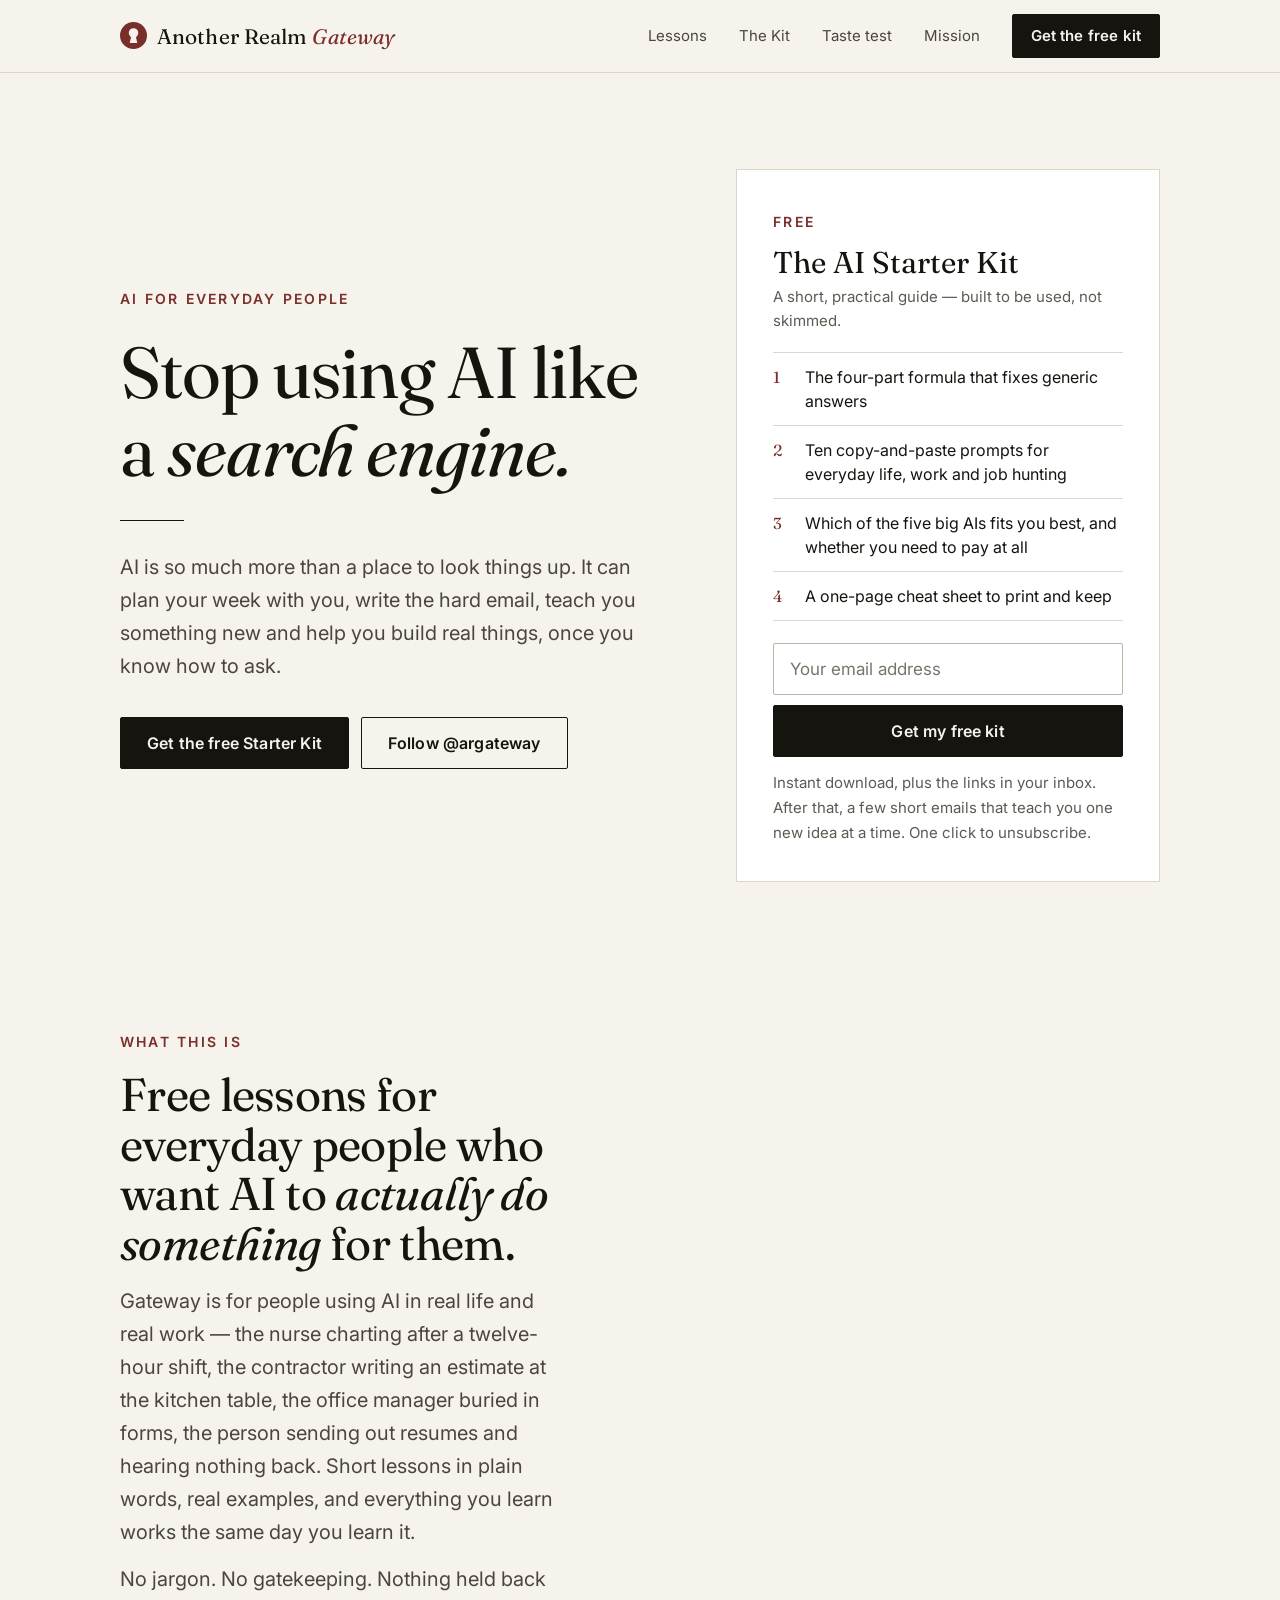
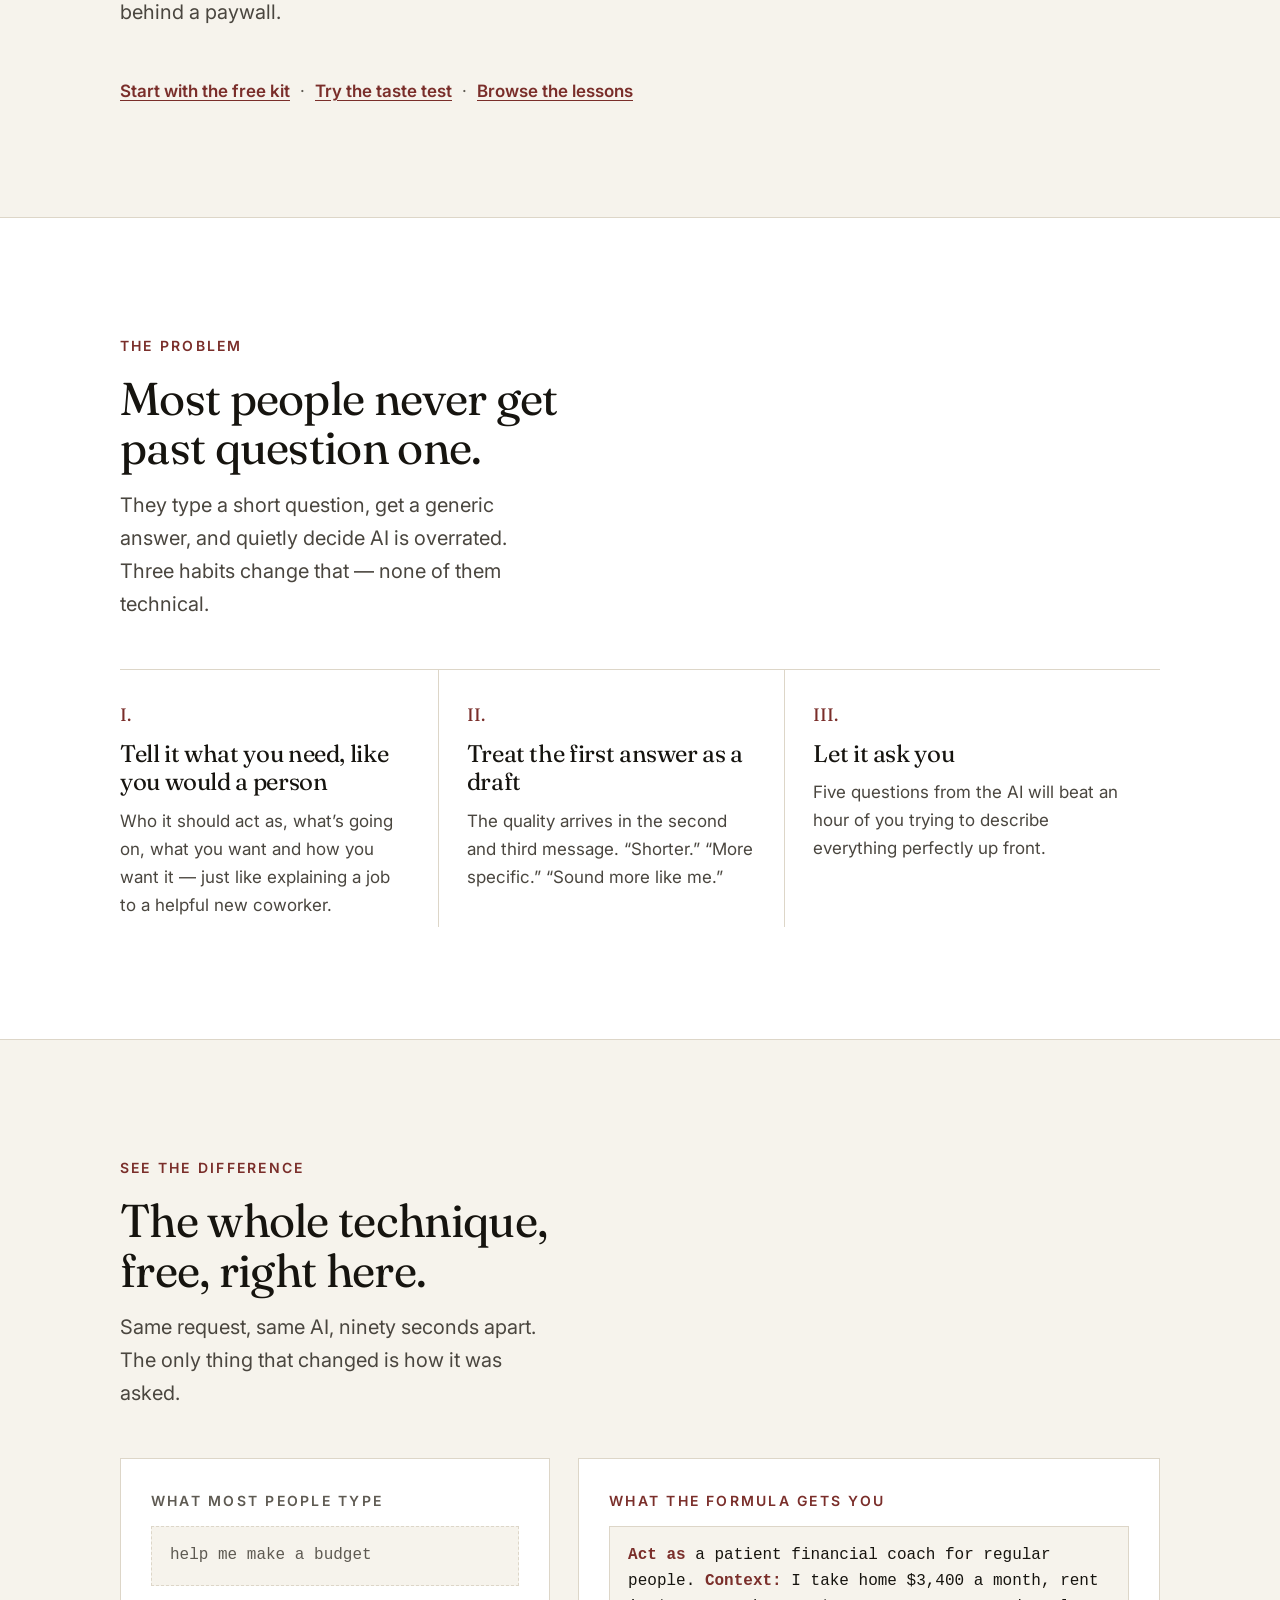
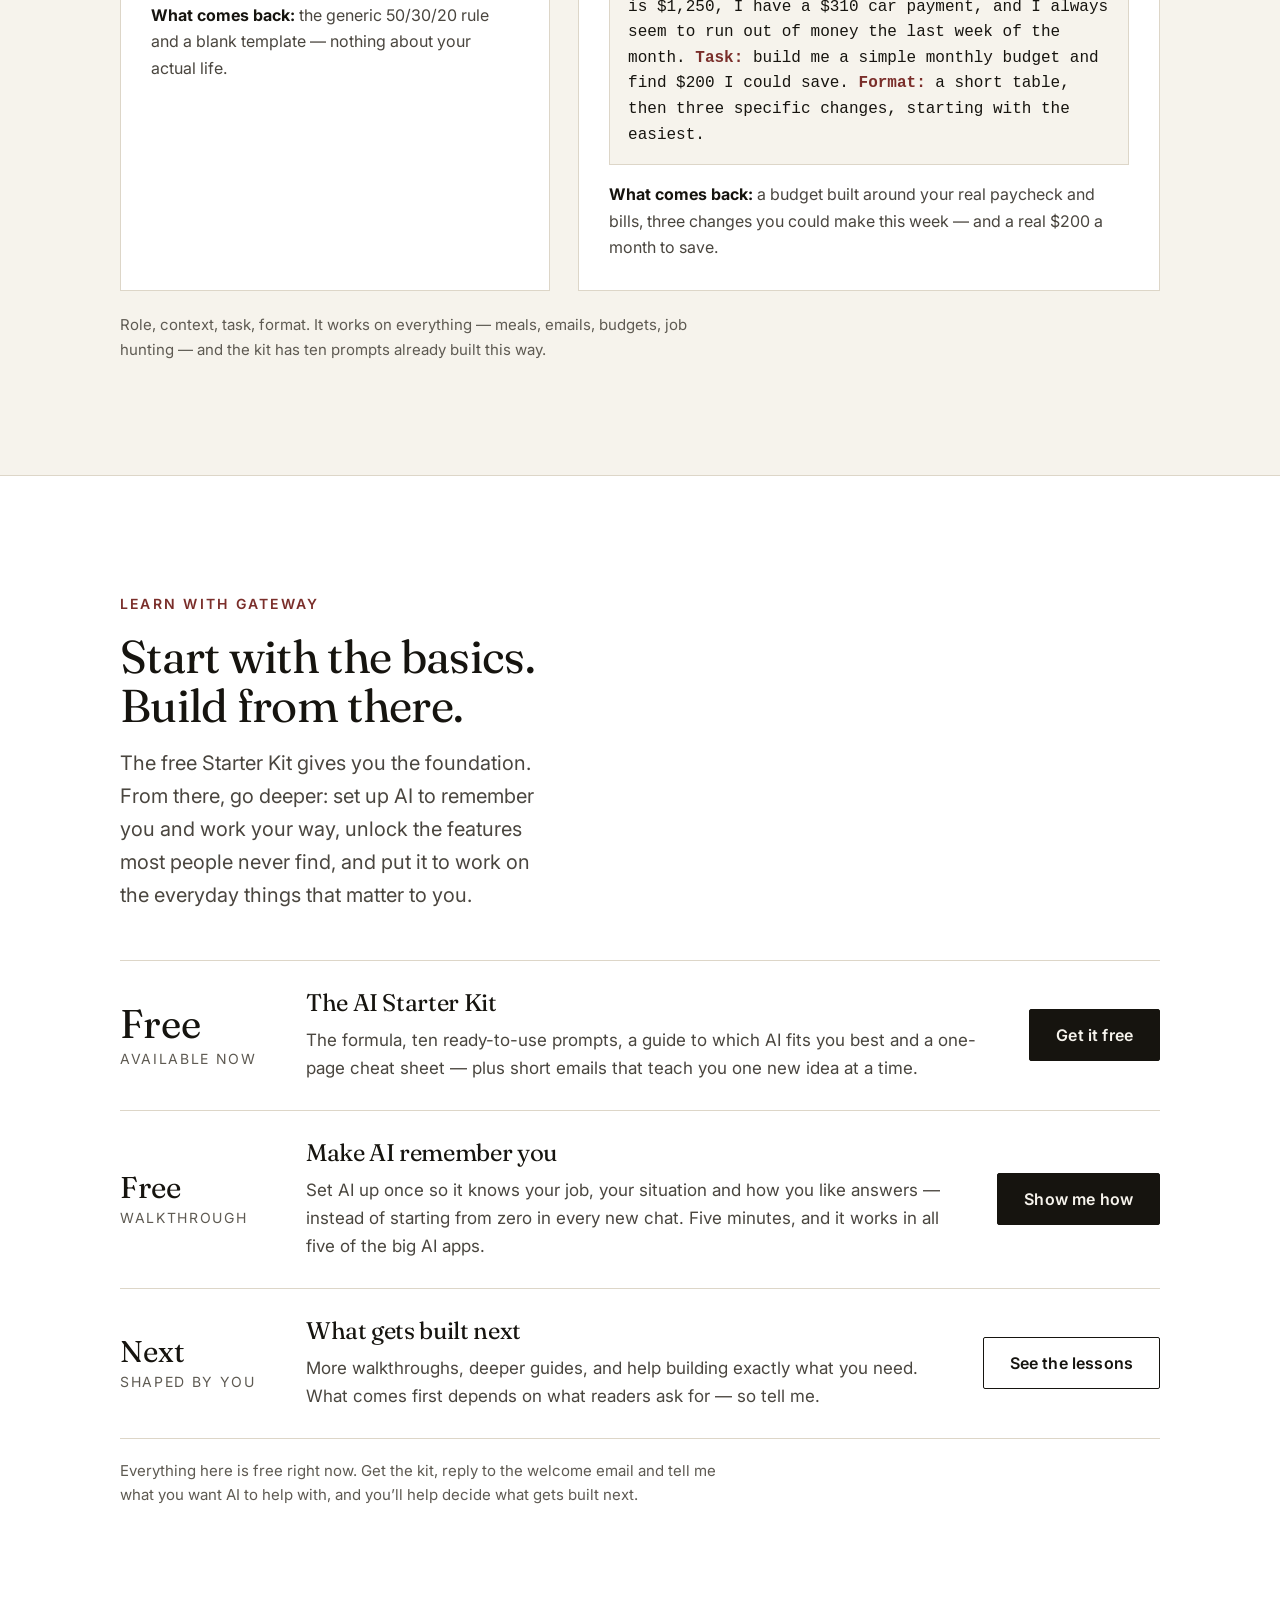
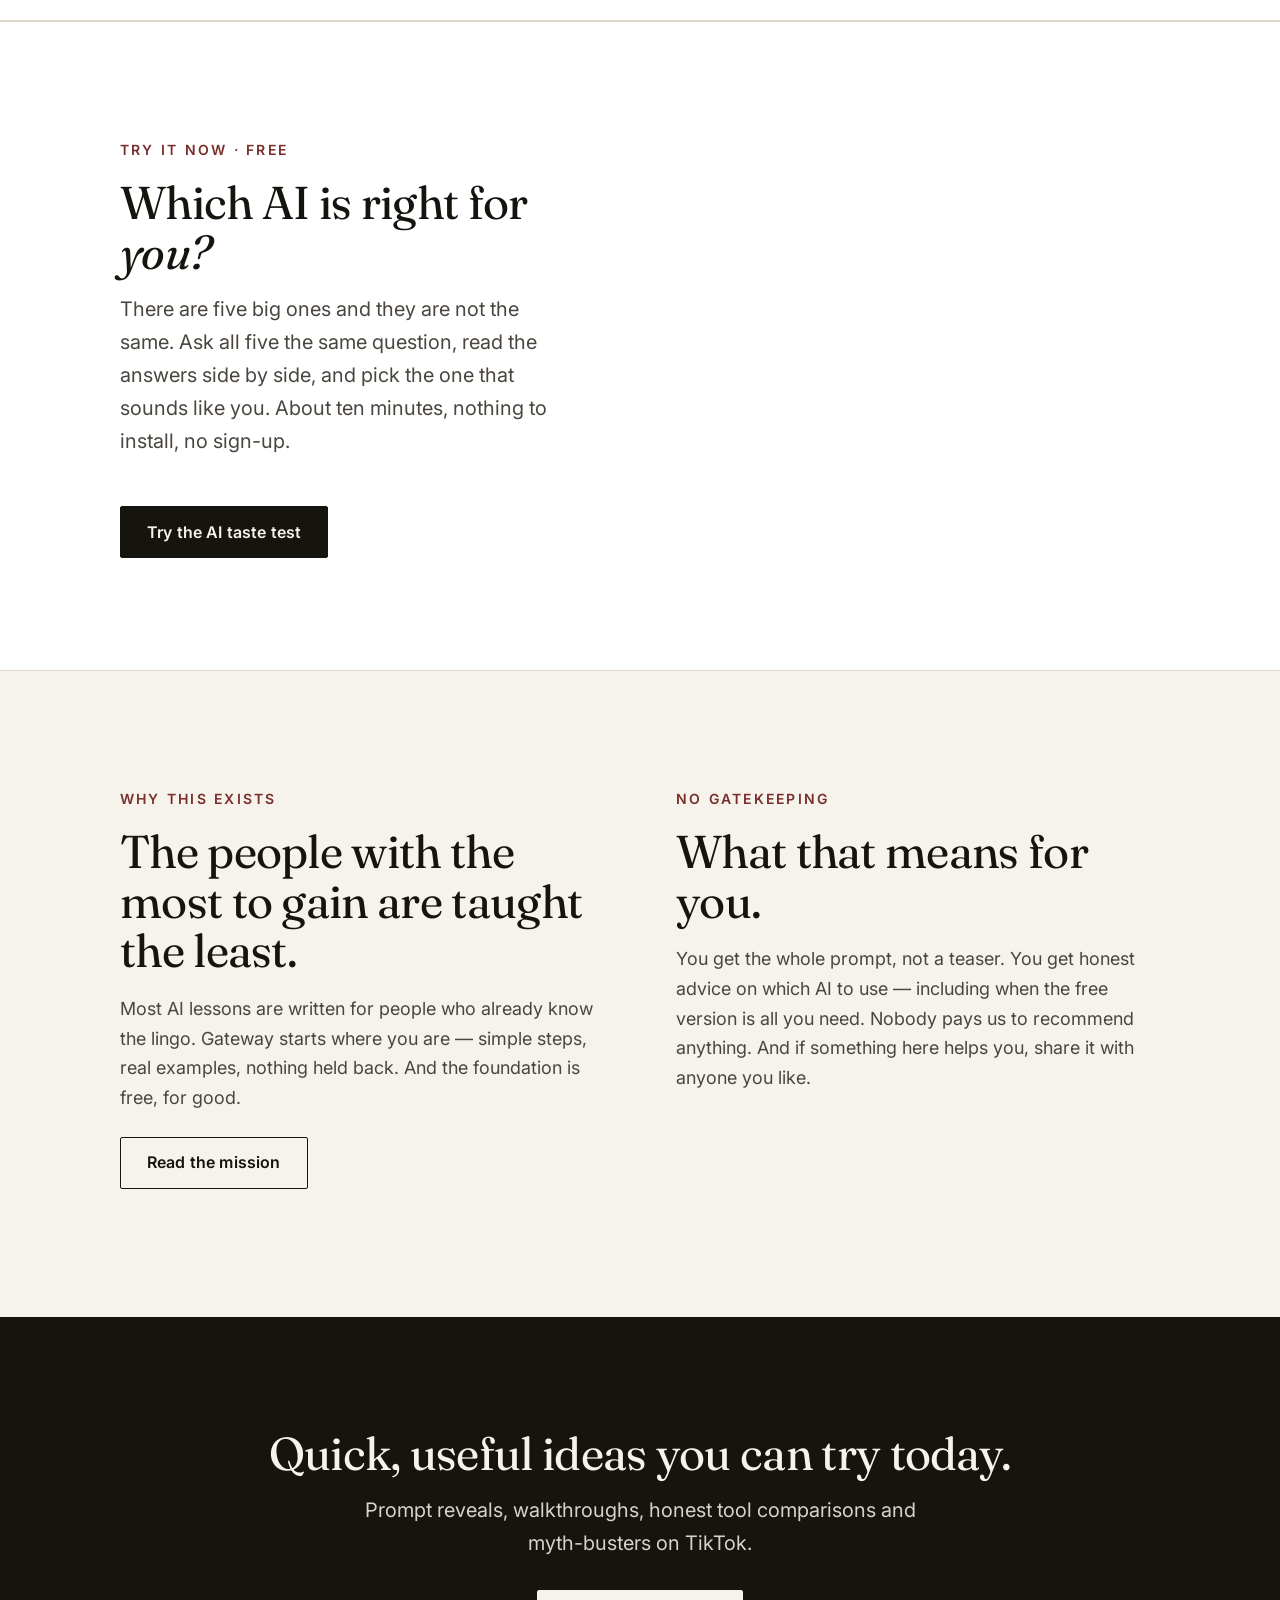
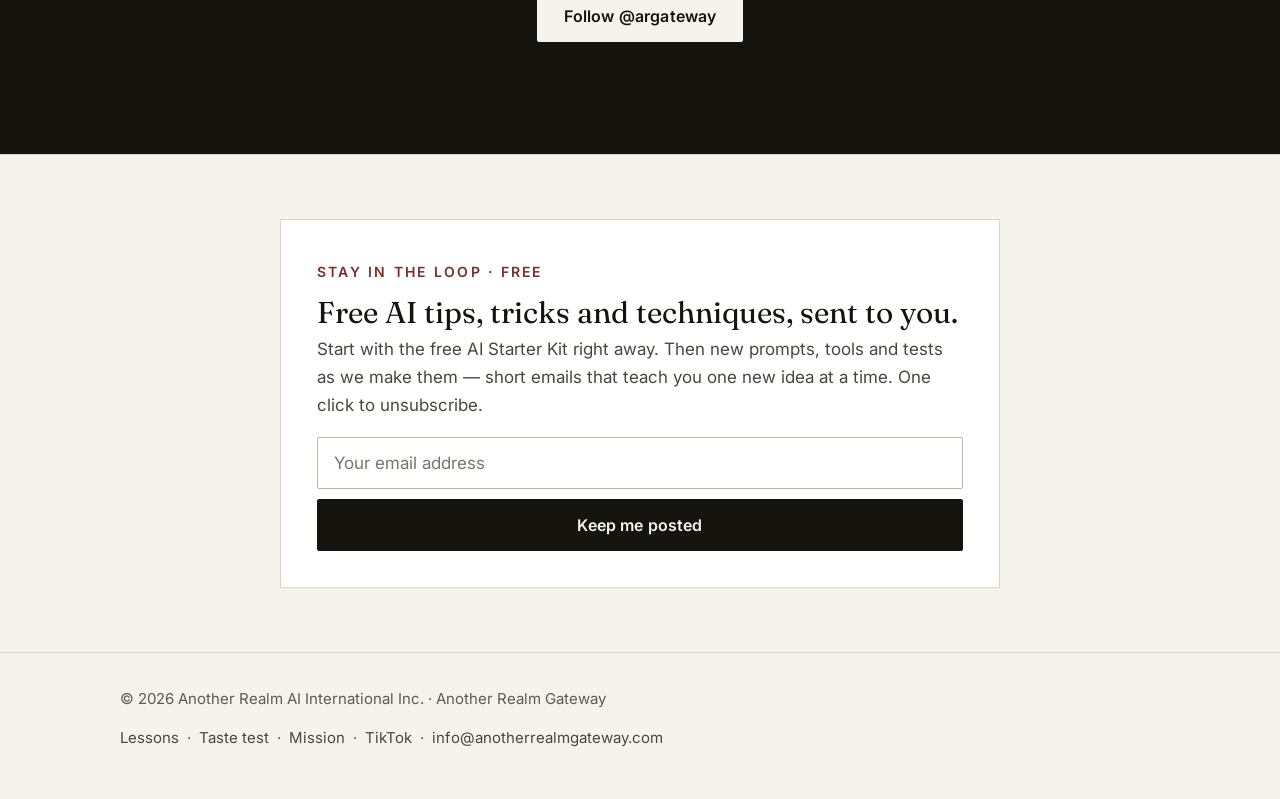
<file: index.html>
<!DOCTYPE html>
<html lang="en">
<head>
<meta charset="UTF-8">
<meta name="viewport" content="width=device-width, initial-scale=1.0, viewport-fit=cover">
<meta name="theme-color" content="#F6F3EC">
<title>Another Realm Gateway — AI for everyday people</title>
<meta name="description" content="Stop using AI like a search engine. Simple, step-by-step AI skills for everyday people, basics to advanced. Get the free AI Starter Kit.">
<meta property="og:title" content="Another Realm Gateway — AI for everyday people">
<meta property="og:description" content="Stop using AI like a search engine. Simple, step-by-step AI skills for everyday people, basics to advanced. Get the free AI Starter Kit.">
<meta property="og:url" content="https://anotherrealmgateway.com">
<meta property="og:type" content="website">
<meta property="og:image" content="https://anotherrealmgateway.com/og-image.png">
<meta property="og:image:width" content="1200">
<meta property="og:image:height" content="630">
<meta property="og:image:alt" content="Another Realm Gateway — free AI lessons for everyday people">
<meta property="og:site_name" content="Another Realm Gateway">
<meta name="twitter:card" content="summary_large_image">
<meta name="twitter:image" content="https://anotherrealmgateway.com/og-image.png">

<link rel="preconnect" href="https://fonts.googleapis.com"><link rel="preconnect" href="https://fonts.gstatic.com" crossorigin><link href="https://fonts.googleapis.com/css2?family=Fraunces:ital,opsz,wght@0,9..144,400;0,9..144,500;1,9..144,400&family=Inter:wght@400;500;600&display=swap" rel="stylesheet">
<link rel="stylesheet" href="/assets/site.css">
<link rel="icon" type="image/png" sizes="32x32" href="/favicon-32.png">
<link rel="icon" type="image/png" sizes="512x512" href="/favicon-512.png">
<link rel="apple-touch-icon" sizes="180x180" href="/favicon-180.png">
<link rel="shortcut icon" href="/favicon.ico">

</head>
<body><header class="site-head"><div class="wrap">
<a class="wordmark" href="/"><svg class="mark" viewBox="0 0 100 100" aria-hidden="true" focusable="false"><circle cx="50" cy="50" r="50" fill="#7A2E2A"/><circle cx="50" cy="40.5" r="17.5" fill="#F6F3EC"/><path d="M42.2 49.6 L57.8 49.6 L64 77.5 L36 77.5 Z" fill="#F6F3EC"/></svg><span class="wm-t"><span class="wm-a">Another Realm </span><em>Gateway</em></span></a>
<button class="menu-btn" type="button" aria-expanded="false" aria-controls="mnav" aria-label="Menu"><span></span></button>
<nav class="nav" aria-label="Main">
<a class="hide-m" href="/learn">Lessons</a>
<a class="hide-m" href="/#kit">The Kit</a>
<a class="hide-m" href="/taste-test">Taste test</a>
<a class="hide-m" href="/mission">Mission</a>
<a class="btn sm" href="/#kit"><span class="long">Get the free kit</span><span class="short">Free kit</span></a>
</nav></div>
<div class="mobile-nav" id="mnav"><div class="wrap">
<a href="/learn">Lessons</a>
<a href="/#kit">The Kit</a>
<a href="/taste-test">Taste test</a>
<a href="/mission">Mission</a>
</div></div>
</header>
<main>
<section class="hero" style="padding:0"><div class="wrap">
  <div>
    <span class="label">AI for everyday people</span>
    <h1>Stop using AI like a <em class="i">search engine.</em></h1>
    <div class="rule"></div>
    <p class="lede">AI is so much more than a place to look things up. It can plan your week with you, write the hard email, teach you something new and help you build real things, once you know how to ask.</p>
    <div class="cta-row">
      <a class="btn" href="#kit">Get the free Starter Kit</a>
      <a class="btn line" href="https://www.tiktok.com/@argateway" target="_blank" rel="noopener">Follow @argateway</a>
    </div>
  </div>
  <div class="card" id="kit">
<span class="label">Free</span>
<div class="card-title">The AI Starter Kit</div>
<p class="small">A short, practical guide &mdash; built to be used, not skimmed.</p>
<ul class="list"><li><span class="n">1</span>The four-part formula that fixes generic answers</li><li><span class="n">2</span>Ten copy-and-paste prompts for everyday life, work and job hunting</li><li><span class="n">3</span>Which of the five big AIs fits you best, and whether you need to pay at all</li><li><span class="n">4</span>A one-page cheat sheet to print and keep</li></ul>
<form data-lead data-source="web:home" novalidate>
<label for="email-web:home" class="small" style="position:absolute;left:-9999px">Email address</label>
<input type="email" id="email-web:home" placeholder="Your email address" autocomplete="email" inputmode="email" required>
<input type="text" class="hp" tabindex="-1" autocomplete="off" aria-hidden="true">
<button class="btn" type="submit">Get my free kit</button>
</form>
<div class="msg ok" role="status"></div>
<div class="msg err" role="alert"></div>
<p class="small" style="margin-top:14px">Instant download, plus the links in your inbox. After that, a few short emails that teach you one new idea at a time. One click to unsubscribe.</p>
</div>
</div></section>

<section style="padding-top:clamp(30px,5vw,48px)"><div class="wrap">
  <div class="sec-head"><span class="label">What this is</span>
  <h2>Free lessons for everyday people who want AI to <em class="i">actually do something</em> for them.</h2>
  <p class="lede">Gateway is for people using AI in real life and real work &mdash; the nurse charting after a twelve-hour shift, the contractor writing an estimate at the kitchen table, the office manager buried in forms, the person sending out resumes and hearing nothing back. Short lessons in plain words, real examples, and everything you learn works the same day you learn it.</p>
  <p class="lede" style="margin-top:14px">No jargon. No gatekeeping. Nothing held back behind a paywall.</p></div>
  <p class="small" style="margin-top:4px;font-size:17px"><a href="/#kit" style="color:var(--accent);font-weight:600">Start with the free kit</a> &nbsp;&middot;&nbsp; <a href="/taste-test" style="color:var(--accent);font-weight:600">Try the taste test</a> &nbsp;&middot;&nbsp; <a href="/learn" style="color:var(--accent);font-weight:600">Browse the lessons</a></p>
</div></section>

<section class="band"><div class="wrap">
  <div class="sec-head"><span class="label">The problem</span><h2>Most people never get past question one.</h2>
  <p class="lede">They type a short question, get a generic answer, and quietly decide AI is overrated. Three habits change that &mdash; none of them technical.</p></div>
  <div class="cols3">
    <div><div class="n">I.</div><h3>Tell it what you need, like you would a person</h3><p>Who it should act as, what&rsquo;s going on, what you want and how you want it &mdash; just like explaining a job to a helpful new coworker.</p></div>
    <div><div class="n">II.</div><h3>Treat the first answer as a draft</h3><p>The quality arrives in the second and third message. &ldquo;Shorter.&rdquo; &ldquo;More specific.&rdquo; &ldquo;Sound more like me.&rdquo;</p></div>
    <div><div class="n">III.</div><h3>Let it ask you</h3><p>Five questions from the AI will beat an hour of you trying to describe everything perfectly up front.</p></div>
  </div>
</div></section>

<section><div class="wrap">
  <div class="sec-head"><span class="label">See the difference</span><h2>The whole technique, free, right here.</h2>
  <p class="lede">Same request, same AI, ninety seconds apart. The only thing that changed is how it was asked.</p></div>
  <div class="demo">
    <div class="dbox before"><span class="label">What most people type</span>
      <div class="txt">help me make a budget</div>
      <p class="out"><strong>What comes back:</strong> the generic 50/30/20 rule and a blank template &mdash; nothing about your actual life.</p></div>
    <div class="dbox after"><span class="label">What the formula gets you</span>
      <div class="txt"><b>Act as</b> a patient financial coach for regular people. <b>Context:</b> I take home $3,400 a month, rent is $1,250, I have a $310 car payment, and I always seem to run out of money the last week of the month. <b>Task:</b> build me a simple monthly budget and find $200 I could save. <b>Format:</b> a short table, then three specific changes, starting with the easiest.</div>
      <p class="out"><strong>What comes back:</strong> a budget built around your real paycheck and bills, three changes you could make this week &mdash; and a real $200 a month to save.</p></div>
  </div>
  <p class="small" style="margin-top:22px">Role, context, task, format. It works on everything &mdash; meals, emails, budgets, job hunting &mdash; and the kit has ten prompts already built this way.</p>
</div></section>

<section class="band" id="learn"><div class="wrap">
  <div class="sec-head"><span class="label">Learn with Gateway</span><h2>Start with the basics. Build from there.</h2>
  <p class="lede">The free Starter Kit gives you the foundation. From there, go deeper: set up AI to remember you and work your way, unlock the features most people never find, and put it to work on the everyday things that matter to you.</p></div>
  <div class="ladder">
    <div class="rung"><div class="price">Free<small>Available now</small></div>
      <div><h3>The AI Starter Kit</h3><p>The formula, ten ready-to-use prompts, a guide to which AI fits you best and a one-page cheat sheet &mdash; plus short emails that teach you one new idea at a time.</p></div>
      <a class="btn" href="#kit">Get it free</a></div>
    <div class="rung"><div class="price" style="font-size:30px">Free<small>Walkthrough</small></div>
      <div><h3>Make AI remember you</h3><p>Set AI up once so it knows your job, your situation and how you like answers &mdash; instead of starting from zero in every new chat. Five minutes, and it works in all five of the big AI apps.</p></div>
      <a class="btn" href="/learn/remember">Show me how</a></div>
    <div class="rung"><div class="price" style="font-size:30px">Next<small>Shaped by you</small></div>
      <div><h3>What gets built next</h3><p>More walkthroughs, deeper guides, and help building exactly what you need. What comes first depends on what readers ask for &mdash; so tell me.</p></div>
      <a class="btn line" href="/learn">See the lessons</a></div>
  </div>
  <p class="small" style="margin-top:20px">Everything here is free right now. Get the kit, reply to the welcome email and tell me what you want AI to help with, and you&rsquo;ll help decide what gets built next.</p>
</div></section>

<section class="band"><div class="wrap">
  <div class="sec-head"><span class="label">Try it now &middot; Free</span><h2>Which AI is right for <em class="i">you?</em></h2>
  <p class="lede">There are five big ones and they are not the same. Ask all five the same question, read the answers side by side, and pick the one that sounds like you. About ten minutes, nothing to install, no sign-up.</p></div>
  <p style="margin-top:6px"><a class="btn" href="/taste-test">Try the AI taste test</a></p>
</div></section>

<section><div class="wrap two">
  <div><span class="label">Why this exists</span><h2 style="margin-top:14px">The people with the most to gain are taught the least.</h2>
    <p>Most AI lessons are written for people who already know the lingo. Gateway starts where you are &mdash; simple steps, real examples, nothing held back. And the foundation is free, for good.</p>
    <p style="margin-top:24px"><a class="btn line" href="/mission">Read the mission</a></p></div>
  <div><span class="label">No gatekeeping</span><h2 style="margin-top:14px">What that means for you.</h2>
    <p>You get the whole prompt, not a teaser. You get honest advice on which AI to use &mdash; including when the free version is all you need. Nobody pays us to recommend anything. And if something here helps you, share it with anyone you like.</p></div>
</div></section>

<section class="dark" style="text-align:center"><div class="wrap">
  <h2 style="margin-bottom:16px">Quick, useful ideas you can try today.</h2>
  <p class="lede" style="color:#D9D3C7;margin:0 auto 30px;max-width:46ch">Prompt reveals, walkthroughs, honest tool comparisons and myth-busters on TikTok.</p>
  <a class="btn" style="background:var(--bg);color:var(--ink);border-color:var(--bg)" href="https://www.tiktok.com/@argateway" target="_blank" rel="noopener">Follow @argateway</a>
</div></section>
<section class="signup" id="signup"><div class="wrap"><div class="card bandcard">
<span class="label">Stay in the loop · Free</span>
<div class="card-title">Free AI tips, tricks and techniques, sent to you.</div>
<p class="bandsub">Start with the free AI Starter Kit right away. Then new prompts, tools and tests as we make them &mdash; short emails that teach you one new idea at a time. One click to unsubscribe.</p>
<form data-lead data-source="web:home" novalidate>
<label for="email-band" style="position:absolute;left:-9999px">Email address</label>
<input type="email" id="email-band" placeholder="Your email address" autocomplete="email" inputmode="email" required>
<input type="text" class="hp" tabindex="-1" autocomplete="off" aria-hidden="true">
<button class="btn" type="submit">Keep me posted</button>
</form>
<div class="msg ok" role="status"></div>
<div class="msg err" role="alert"></div>
</div></div></section>
</main>
<footer class="site-foot"><div class="wrap">
<span>© <span id="yr">2026</span> Another Realm AI International Inc. · Another Realm Gateway</span>
<span><a href="/learn">Lessons</a> &nbsp;&middot;&nbsp; <a href="/taste-test">Taste test</a> &nbsp;&middot;&nbsp; <a href="/mission">Mission</a> &nbsp;&middot;&nbsp; <a href="https://www.tiktok.com/@argateway" target="_blank" rel="noopener">TikTok</a> &nbsp;&middot;&nbsp; <a href="mailto:info@anotherrealmgateway.com">info@anotherrealmgateway.com</a></span></div></footer><script src="/assets/lead.js" defer></script><script>(function(){var b=document.querySelector(".menu-btn"),m=document.getElementById("mnav");if(!b||!m)return;b.addEventListener("click",function(){var o=m.classList.toggle("open");b.setAttribute("aria-expanded",o?"true":"false")})})();</script>
</body></html>
</file>
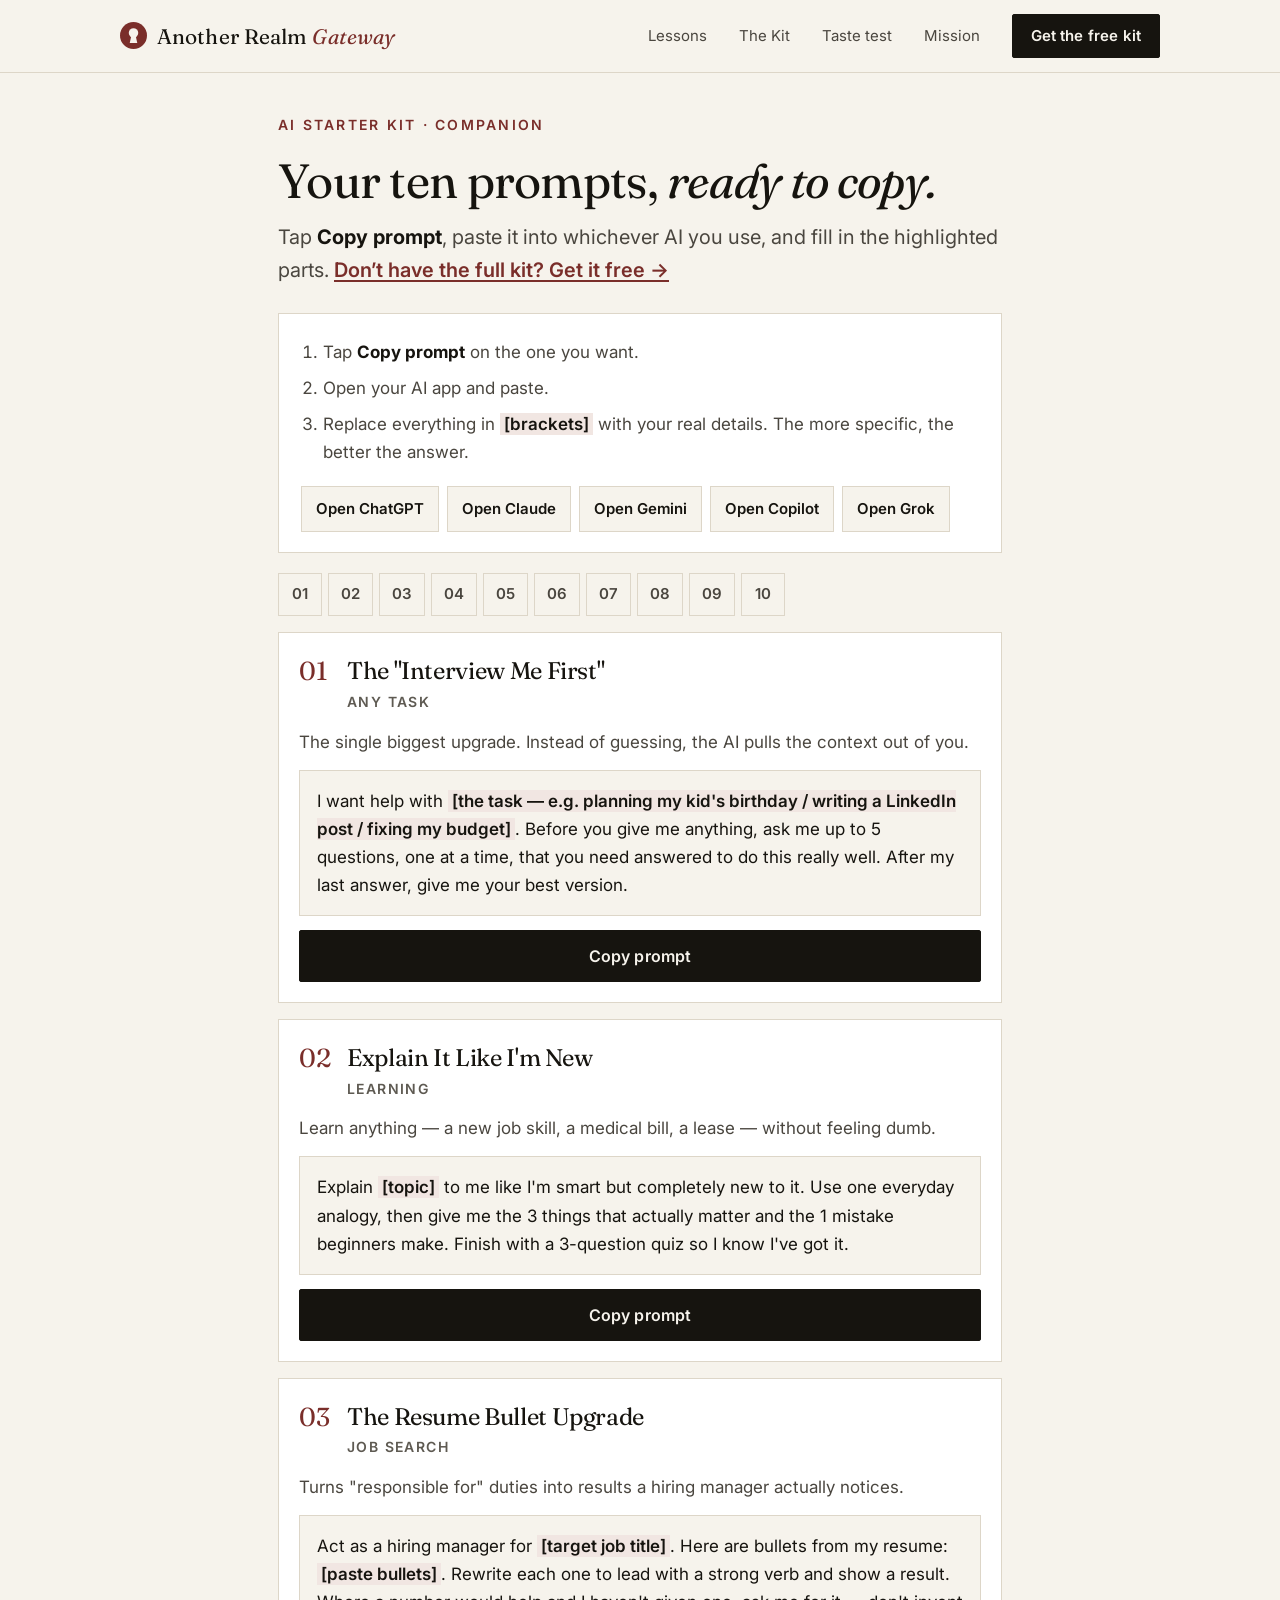
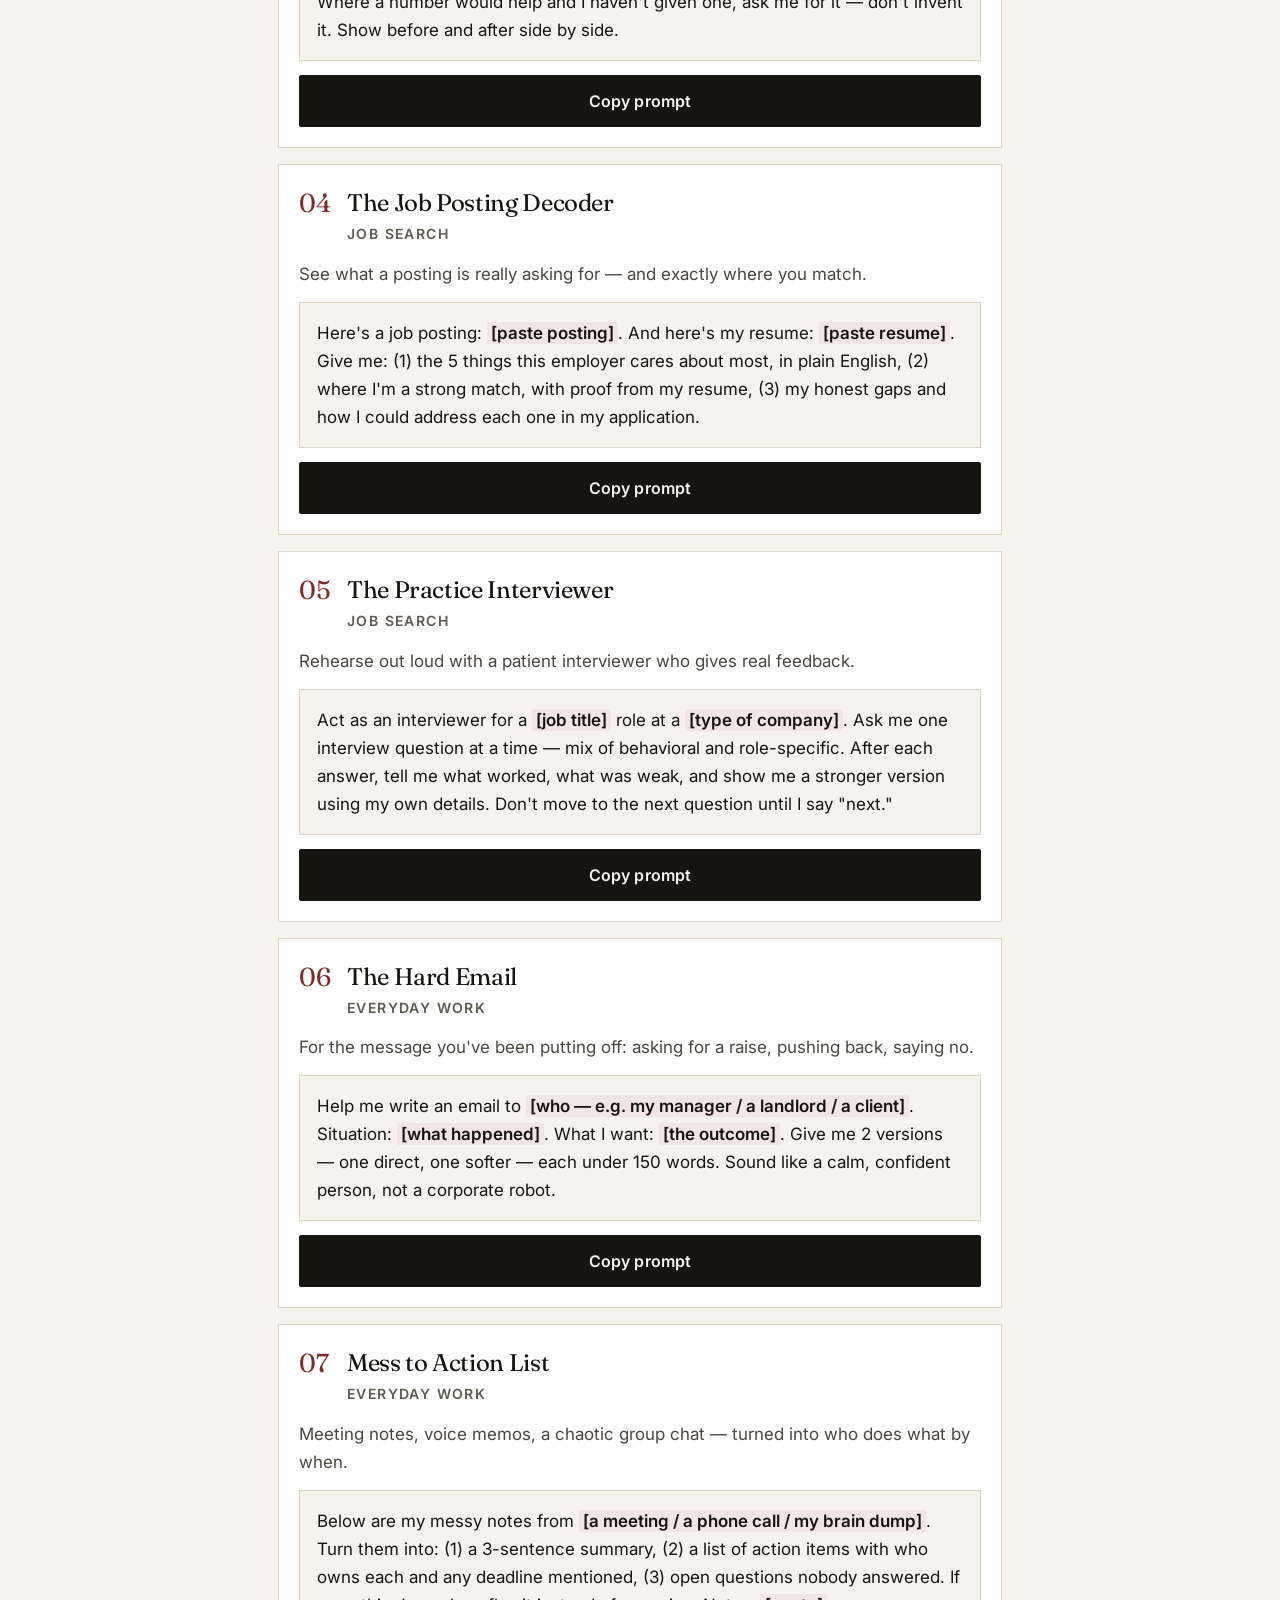
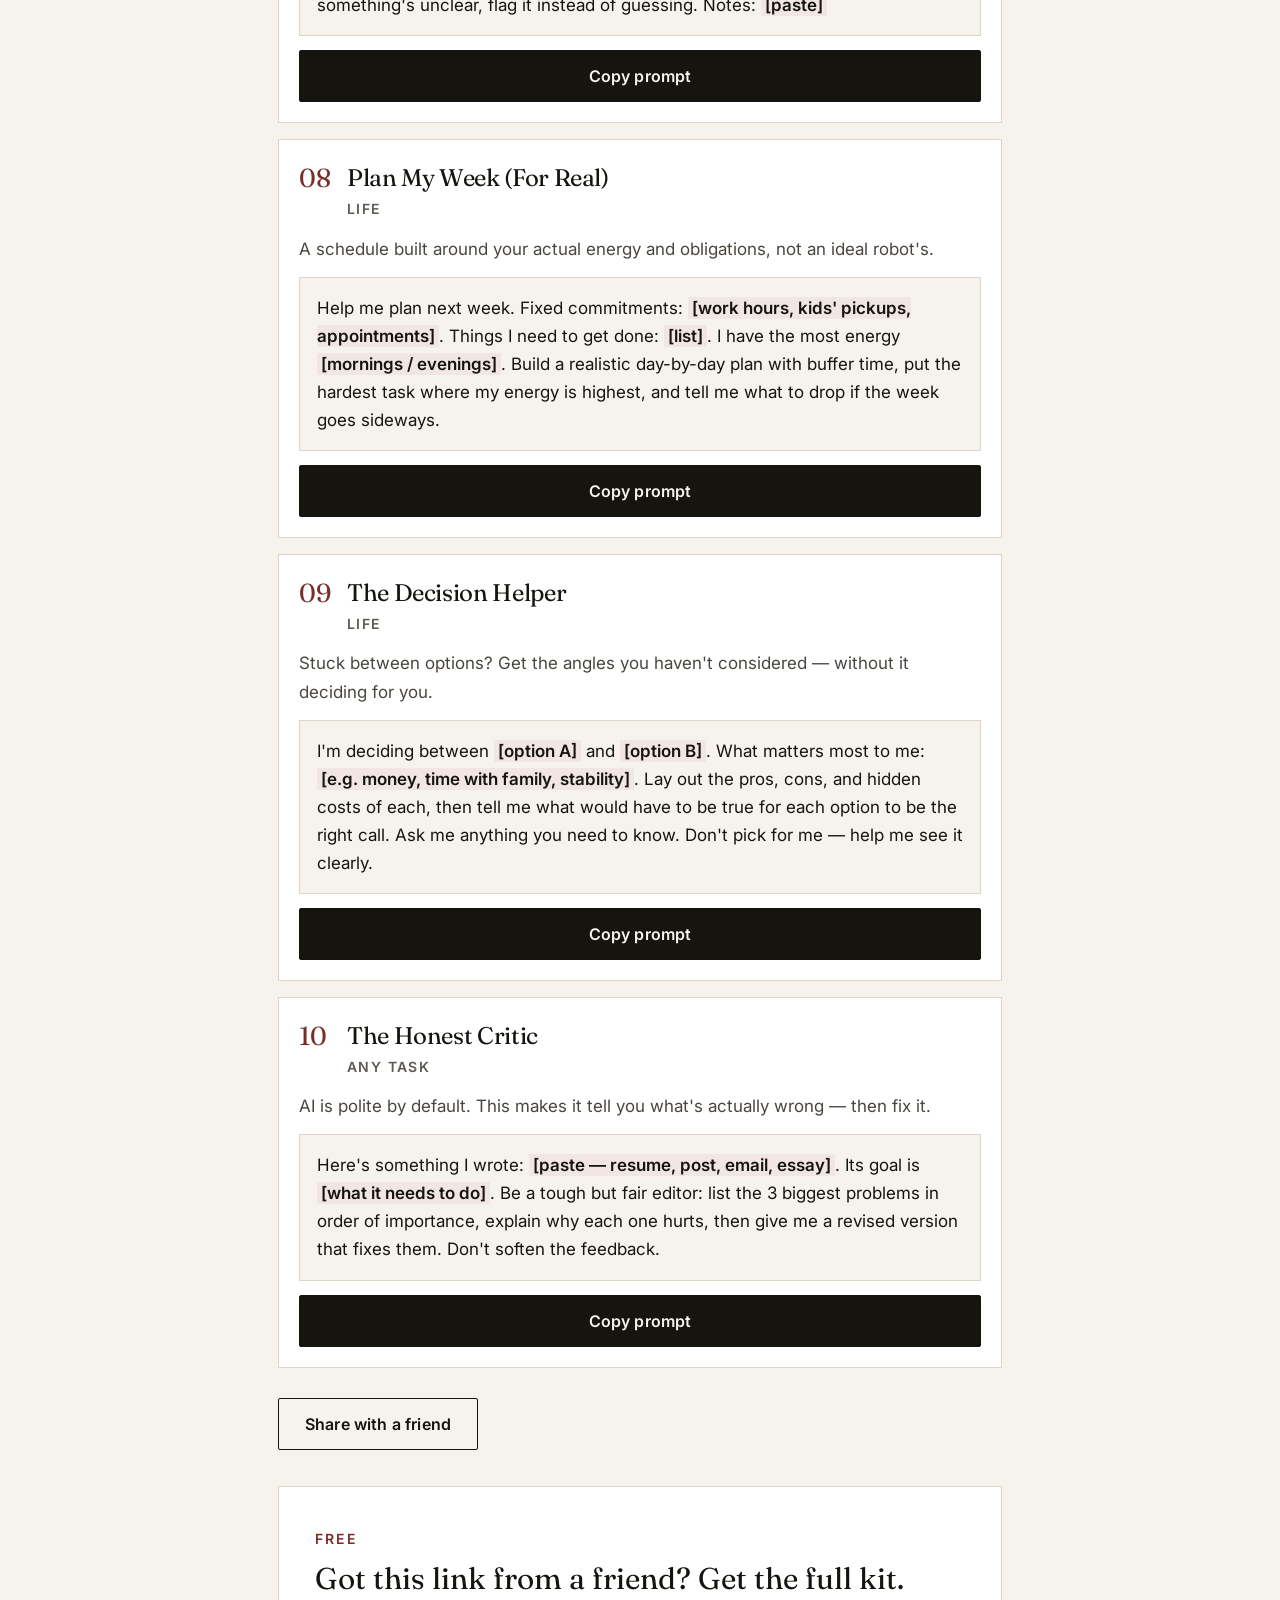
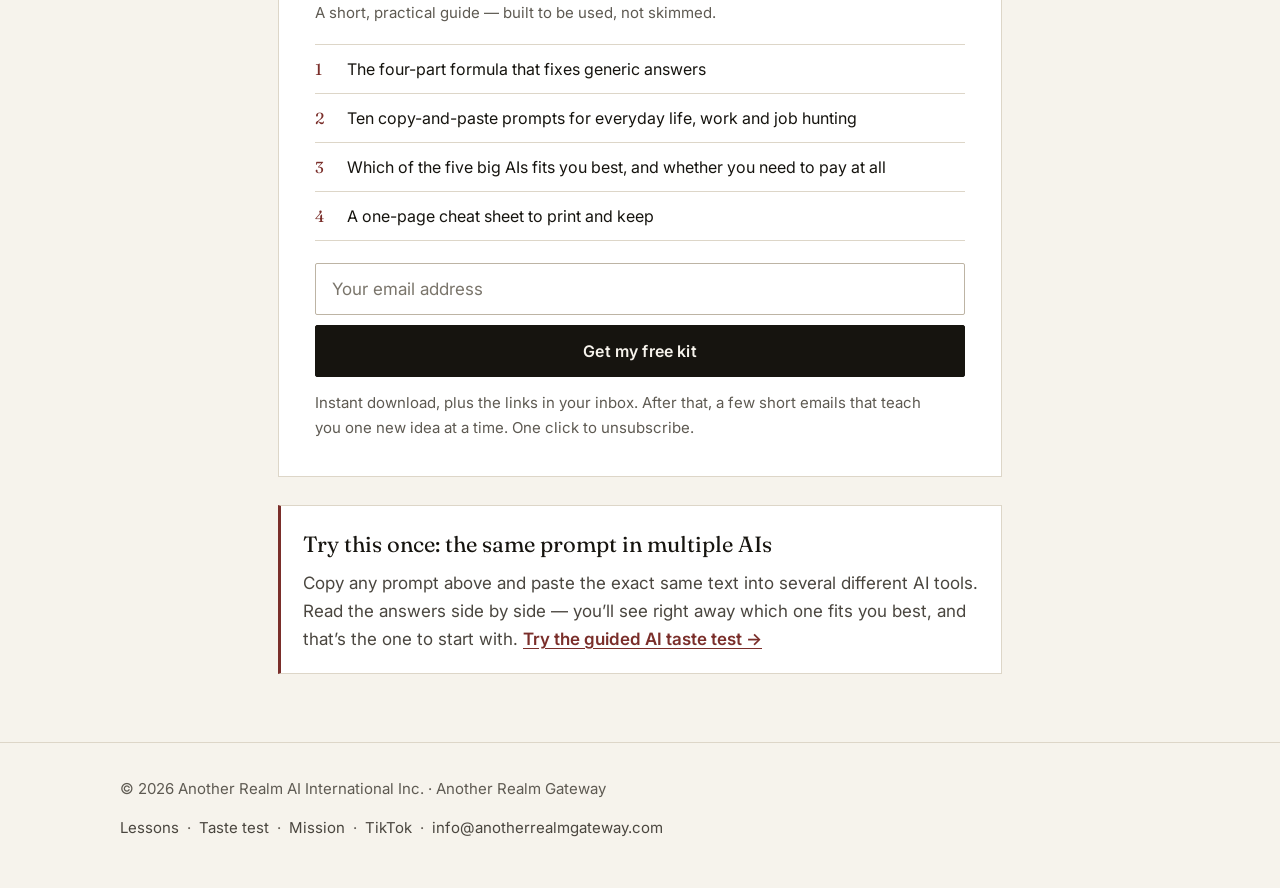
<file: kit.html>
<!DOCTYPE html>
<html lang="en">
<head>
<meta charset="UTF-8">
<meta name="viewport" content="width=device-width, initial-scale=1.0, viewport-fit=cover">
<meta name="theme-color" content="#F6F3EC">
<title>Your 10 prompts — AI Starter Kit</title>
<meta name="description" content="Copy-ready prompts from the free AI Starter Kit.">
<meta property="og:title" content="Your 10 prompts — AI Starter Kit">
<meta property="og:description" content="Copy-ready prompts from the free AI Starter Kit.">
<meta property="og:url" content="https://anotherrealmgateway.com/kit">
<meta property="og:type" content="website">
<meta property="og:image" content="https://anotherrealmgateway.com/og-image.png">
<meta property="og:image:width" content="1200">
<meta property="og:image:height" content="630">
<meta property="og:image:alt" content="Another Realm Gateway — free AI lessons for everyday people">
<meta property="og:site_name" content="Another Realm Gateway">
<meta name="twitter:card" content="summary_large_image">
<meta name="twitter:image" content="https://anotherrealmgateway.com/og-image.png">
<meta name="robots" content="noindex">
<link rel="preconnect" href="https://fonts.googleapis.com"><link rel="preconnect" href="https://fonts.gstatic.com" crossorigin><link href="https://fonts.googleapis.com/css2?family=Fraunces:ital,opsz,wght@0,9..144,400;0,9..144,500;1,9..144,400&family=Inter:wght@400;500;600&display=swap" rel="stylesheet">
<link rel="stylesheet" href="/assets/site.css">
<link rel="icon" type="image/png" sizes="32x32" href="/favicon-32.png">
<link rel="icon" type="image/png" sizes="512x512" href="/favicon-512.png">
<link rel="apple-touch-icon" sizes="180x180" href="/favicon-180.png">
<link rel="shortcut icon" href="/favicon.ico">
<style>
.kwrap{max-width:760px;margin:0 auto;padding:0 18px}
.how{background:var(--paper);border:1px solid var(--rule);padding:20px 22px;margin:26px 0 12px;font-size:17px}
.how ol{margin-left:22px}.how li{padding:4px 0}
mark{background:var(--mark);color:var(--ink);padding:1px 4px;font-weight:600}
.apps{display:flex;flex-wrap:wrap;gap:8px;margin-top:16px}
.apps a{font-size:15px;font-weight:600;color:var(--ink);text-decoration:none;border:1px solid var(--rule);background:var(--bg);padding:10px 14px;min-height:44px;display:inline-flex;align-items:center}
.apps a:hover{border-color:var(--ink)}
.jump{display:flex;flex-wrap:wrap;gap:6px;margin:20px 0 6px}
.jump a{font-size:15px;font-weight:600;color:var(--body);text-decoration:none;border:1px solid var(--rule);padding:8px 12px;min-width:44px;text-align:center}
.p{background:var(--paper);border:1px solid var(--rule);padding:24px 20px 20px;margin:16px 0;scroll-margin-top:90px}
.ph{display:flex;gap:14px;align-items:flex-start}
.num{font-family:var(--serif);font-size:26px;color:var(--accent);line-height:1.1;min-width:34px}
.p h2{font-size:24px;line-height:1.2}
.tag{display:inline-block;font-size:14px;font-weight:600;letter-spacing:.1em;text-transform:uppercase;color:var(--muted);margin-top:4px}
.why{font-size:17px;margin:12px 0 14px}
.ptxt{font-size:17px;line-height:1.65;color:var(--ink);background:var(--bg);border:1px solid var(--rule);padding:16px 17px}
.raw{position:absolute;left:-9999px;top:0;opacity:0;height:1px;width:1px}
.copy{width:100%;margin-top:14px}
.copy.done{background:var(--ok-fg);border-color:var(--ok-fg)}
.tipbox{background:var(--paper);border:1px solid var(--rule);border-left:3px solid var(--accent);padding:20px 22px;margin:28px 0;font-size:17px}
.tipbox strong{font-family:var(--serif);font-weight:400;font-size:22px;color:var(--ink);display:block;margin-bottom:6px}
</style>
</head>
<body><header class="site-head"><div class="wrap">
<a class="wordmark" href="/"><svg class="mark" viewBox="0 0 100 100" aria-hidden="true" focusable="false"><circle cx="50" cy="50" r="50" fill="#7A2E2A"/><circle cx="50" cy="40.5" r="17.5" fill="#F6F3EC"/><path d="M42.2 49.6 L57.8 49.6 L64 77.5 L36 77.5 Z" fill="#F6F3EC"/></svg><span class="wm-t"><span class="wm-a">Another Realm </span><em>Gateway</em></span></a>
<button class="menu-btn" type="button" aria-expanded="false" aria-controls="mnav" aria-label="Menu"><span></span></button>
<nav class="nav" aria-label="Main">
<a class="hide-m" href="/learn">Lessons</a>
<a class="hide-m" href="/#kit">The Kit</a>
<a class="hide-m" href="/taste-test">Taste test</a>
<a class="hide-m" href="/mission">Mission</a>
<a class="btn sm" href="/#kit"><span class="long">Get the free kit</span><span class="short">Free kit</span></a>
</nav>
</div>
<div class="mobile-nav" id="mnav"><div class="wrap">
<a href="/learn">Lessons</a>
<a href="/#kit">The Kit</a>
<a href="/taste-test">Taste test</a>
<a href="/mission">Mission</a>
</div></div>
</header>
<main class="kwrap" style="padding-top:36px;padding-bottom:40px">
<span class="label">AI Starter Kit · Companion</span>
<h1 style="font-size:clamp(34px,7vw,48px);margin:16px 0 14px">Your ten prompts, <em class="i">ready to copy.</em></h1>
<p class="lede">Tap <strong style="color:var(--ink)">Copy prompt</strong>, paste it into whichever AI you use, and fill in the highlighted parts. <a href="#kit" style="font-weight:600">Don&rsquo;t have the full kit? Get it free &rarr;</a></p>
<div class="how"><ol>
<li>Tap <strong style="color:var(--ink)">Copy prompt</strong> on the one you want.</li>
<li>Open your AI app and paste.</li>
<li>Replace everything in <mark>[brackets]</mark> with your real details. The more specific, the better the answer.</li></ol>
<div class="apps"><a href="https://chatgpt.com" target="_blank" rel="noopener">Open ChatGPT</a><a href="https://claude.ai" target="_blank" rel="noopener">Open Claude</a><a href="https://gemini.google.com" target="_blank" rel="noopener">Open Gemini</a><a href="https://copilot.microsoft.com" target="_blank" rel="noopener">Open Copilot</a><a href="https://grok.com" target="_blank" rel="noopener">Open Grok</a></div></div>
<nav class="jump" aria-label="Jump to a prompt"><a href="#p1">01</a><a href="#p2">02</a><a href="#p3">03</a><a href="#p4">04</a><a href="#p5">05</a><a href="#p6">06</a><a href="#p7">07</a><a href="#p8">08</a><a href="#p9">09</a><a href="#p10">10</a></nav>

<article class="p" id="p1">
  <div class="ph"><span class="num">01</span><div><h2>The &quot;Interview Me First&quot;</h2><span class="tag">Any task</span></div></div>
  <p class="why">The single biggest upgrade. Instead of guessing, the AI pulls the context out of you.</p>
  <div class="ptxt">I want help with <mark>[the task — e.g. planning my kid&#x27;s birthday / writing a LinkedIn post / fixing my budget]</mark>. Before you give me anything, ask me up to 5 questions, one at a time, that you need answered to do this really well. After my last answer, give me your best version.</div>
  <textarea class="raw" id="r1" aria-hidden="true" tabindex="-1">I want help with [the task — e.g. planning my kid&#x27;s birthday / writing a LinkedIn post / fixing my budget]. Before you give me anything, ask me up to 5 questions, one at a time, that you need answered to do this really well. After my last answer, give me your best version.</textarea>
  <button class="btn copy" data-n="1" type="button">Copy prompt</button>
</article>
<article class="p" id="p2">
  <div class="ph"><span class="num">02</span><div><h2>Explain It Like I&#x27;m New</h2><span class="tag">Learning</span></div></div>
  <p class="why">Learn anything — a new job skill, a medical bill, a lease — without feeling dumb.</p>
  <div class="ptxt">Explain <mark>[topic]</mark> to me like I&#x27;m smart but completely new to it. Use one everyday analogy, then give me the 3 things that actually matter and the 1 mistake beginners make. Finish with a 3-question quiz so I know I&#x27;ve got it.</div>
  <textarea class="raw" id="r2" aria-hidden="true" tabindex="-1">Explain [topic] to me like I&#x27;m smart but completely new to it. Use one everyday analogy, then give me the 3 things that actually matter and the 1 mistake beginners make. Finish with a 3-question quiz so I know I&#x27;ve got it.</textarea>
  <button class="btn copy" data-n="2" type="button">Copy prompt</button>
</article>
<article class="p" id="p3">
  <div class="ph"><span class="num">03</span><div><h2>The Resume Bullet Upgrade</h2><span class="tag">Job search</span></div></div>
  <p class="why">Turns &quot;responsible for&quot; duties into results a hiring manager actually notices.</p>
  <div class="ptxt">Act as a hiring manager for <mark>[target job title]</mark>. Here are bullets from my resume: <mark>[paste bullets]</mark>. Rewrite each one to lead with a strong verb and show a result. Where a number would help and I haven&#x27;t given one, ask me for it — don&#x27;t invent it. Show before and after side by side.</div>
  <textarea class="raw" id="r3" aria-hidden="true" tabindex="-1">Act as a hiring manager for [target job title]. Here are bullets from my resume: [paste bullets]. Rewrite each one to lead with a strong verb and show a result. Where a number would help and I haven&#x27;t given one, ask me for it — don&#x27;t invent it. Show before and after side by side.</textarea>
  <button class="btn copy" data-n="3" type="button">Copy prompt</button>
</article>
<article class="p" id="p4">
  <div class="ph"><span class="num">04</span><div><h2>The Job Posting Decoder</h2><span class="tag">Job search</span></div></div>
  <p class="why">See what a posting is really asking for — and exactly where you match.</p>
  <div class="ptxt">Here&#x27;s a job posting: <mark>[paste posting]</mark>. And here&#x27;s my resume: <mark>[paste resume]</mark>. Give me: (1) the 5 things this employer cares about most, in plain English, (2) where I&#x27;m a strong match, with proof from my resume, (3) my honest gaps and how I could address each one in my application.</div>
  <textarea class="raw" id="r4" aria-hidden="true" tabindex="-1">Here&#x27;s a job posting: [paste posting]. And here&#x27;s my resume: [paste resume]. Give me: (1) the 5 things this employer cares about most, in plain English, (2) where I&#x27;m a strong match, with proof from my resume, (3) my honest gaps and how I could address each one in my application.</textarea>
  <button class="btn copy" data-n="4" type="button">Copy prompt</button>
</article>
<article class="p" id="p5">
  <div class="ph"><span class="num">05</span><div><h2>The Practice Interviewer</h2><span class="tag">Job search</span></div></div>
  <p class="why">Rehearse out loud with a patient interviewer who gives real feedback.</p>
  <div class="ptxt">Act as an interviewer for a <mark>[job title]</mark> role at a <mark>[type of company]</mark>. Ask me one interview question at a time — mix of behavioral and role-specific. After each answer, tell me what worked, what was weak, and show me a stronger version using my own details. Don&#x27;t move to the next question until I say &quot;next.&quot;</div>
  <textarea class="raw" id="r5" aria-hidden="true" tabindex="-1">Act as an interviewer for a [job title] role at a [type of company]. Ask me one interview question at a time — mix of behavioral and role-specific. After each answer, tell me what worked, what was weak, and show me a stronger version using my own details. Don&#x27;t move to the next question until I say &quot;next.&quot;</textarea>
  <button class="btn copy" data-n="5" type="button">Copy prompt</button>
</article>
<article class="p" id="p6">
  <div class="ph"><span class="num">06</span><div><h2>The Hard Email</h2><span class="tag">Everyday work</span></div></div>
  <p class="why">For the message you&#x27;ve been putting off: asking for a raise, pushing back, saying no.</p>
  <div class="ptxt">Help me write an email to <mark>[who — e.g. my manager / a landlord / a client]</mark>. Situation: <mark>[what happened]</mark>. What I want: <mark>[the outcome]</mark>. Give me 2 versions — one direct, one softer — each under 150 words. Sound like a calm, confident person, not a corporate robot.</div>
  <textarea class="raw" id="r6" aria-hidden="true" tabindex="-1">Help me write an email to [who — e.g. my manager / a landlord / a client]. Situation: [what happened]. What I want: [the outcome]. Give me 2 versions — one direct, one softer — each under 150 words. Sound like a calm, confident person, not a corporate robot.</textarea>
  <button class="btn copy" data-n="6" type="button">Copy prompt</button>
</article>
<article class="p" id="p7">
  <div class="ph"><span class="num">07</span><div><h2>Mess to Action List</h2><span class="tag">Everyday work</span></div></div>
  <p class="why">Meeting notes, voice memos, a chaotic group chat — turned into who does what by when.</p>
  <div class="ptxt">Below are my messy notes from <mark>[a meeting / a phone call / my brain dump]</mark>. Turn them into: (1) a 3-sentence summary, (2) a list of action items with who owns each and any deadline mentioned, (3) open questions nobody answered. If something&#x27;s unclear, flag it instead of guessing. Notes: <mark>[paste]</mark></div>
  <textarea class="raw" id="r7" aria-hidden="true" tabindex="-1">Below are my messy notes from [a meeting / a phone call / my brain dump]. Turn them into: (1) a 3-sentence summary, (2) a list of action items with who owns each and any deadline mentioned, (3) open questions nobody answered. If something&#x27;s unclear, flag it instead of guessing. Notes: [paste]</textarea>
  <button class="btn copy" data-n="7" type="button">Copy prompt</button>
</article>
<article class="p" id="p8">
  <div class="ph"><span class="num">08</span><div><h2>Plan My Week (For Real)</h2><span class="tag">Life</span></div></div>
  <p class="why">A schedule built around your actual energy and obligations, not an ideal robot&#x27;s.</p>
  <div class="ptxt">Help me plan next week. Fixed commitments: <mark>[work hours, kids&#x27; pickups, appointments]</mark>. Things I need to get done: <mark>[list]</mark>. I have the most energy <mark>[mornings / evenings]</mark>. Build a realistic day-by-day plan with buffer time, put the hardest task where my energy is highest, and tell me what to drop if the week goes sideways.</div>
  <textarea class="raw" id="r8" aria-hidden="true" tabindex="-1">Help me plan next week. Fixed commitments: [work hours, kids&#x27; pickups, appointments]. Things I need to get done: [list]. I have the most energy [mornings / evenings]. Build a realistic day-by-day plan with buffer time, put the hardest task where my energy is highest, and tell me what to drop if the week goes sideways.</textarea>
  <button class="btn copy" data-n="8" type="button">Copy prompt</button>
</article>
<article class="p" id="p9">
  <div class="ph"><span class="num">09</span><div><h2>The Decision Helper</h2><span class="tag">Life</span></div></div>
  <p class="why">Stuck between options? Get the angles you haven&#x27;t considered — without it deciding for you.</p>
  <div class="ptxt">I&#x27;m deciding between <mark>[option A]</mark> and <mark>[option B]</mark>. What matters most to me: <mark>[e.g. money, time with family, stability]</mark>. Lay out the pros, cons, and hidden costs of each, then tell me what would have to be true for each option to be the right call. Ask me anything you need to know. Don&#x27;t pick for me — help me see it clearly.</div>
  <textarea class="raw" id="r9" aria-hidden="true" tabindex="-1">I&#x27;m deciding between [option A] and [option B]. What matters most to me: [e.g. money, time with family, stability]. Lay out the pros, cons, and hidden costs of each, then tell me what would have to be true for each option to be the right call. Ask me anything you need to know. Don&#x27;t pick for me — help me see it clearly.</textarea>
  <button class="btn copy" data-n="9" type="button">Copy prompt</button>
</article>
<article class="p" id="p10">
  <div class="ph"><span class="num">10</span><div><h2>The Honest Critic</h2><span class="tag">Any task</span></div></div>
  <p class="why">AI is polite by default. This makes it tell you what&#x27;s actually wrong — then fix it.</p>
  <div class="ptxt">Here&#x27;s something I wrote: <mark>[paste — resume, post, email, essay]</mark>. Its goal is <mark>[what it needs to do]</mark>. Be a tough but fair editor: list the 3 biggest problems in order of importance, explain why each one hurts, then give me a revised version that fixes them. Don&#x27;t soften the feedback.</div>
  <textarea class="raw" id="r10" aria-hidden="true" tabindex="-1">Here&#x27;s something I wrote: [paste — resume, post, email, essay]. Its goal is [what it needs to do]. Be a tough but fair editor: list the 3 biggest problems in order of importance, explain why each one hurts, then give me a revised version that fixes them. Don&#x27;t soften the feedback.</textarea>
  <button class="btn copy" data-n="10" type="button">Copy prompt</button>
</article>
<div class="sharebar" style="margin:30px 0 0" data-share data-title="10 AI prompts you can copy" data-text="Found a free page of AI prompts that actually help. Copy one, paste it into any AI, done:"></div>
<div style="margin-top:36px"><div class="card" id="kit">
<span class="label">Free</span>
<div class="card-title">Got this link from a friend? Get the full kit.</div>
<p class="small">A short, practical guide &mdash; built to be used, not skimmed.</p>
<ul class="list"><li><span class="n">1</span>The four-part formula that fixes generic answers</li><li><span class="n">2</span>Ten copy-and-paste prompts for everyday life, work and job hunting</li><li><span class="n">3</span>Which of the five big AIs fits you best, and whether you need to pay at all</li><li><span class="n">4</span>A one-page cheat sheet to print and keep</li></ul>
<form data-lead data-source="web:starter" novalidate>
<label for="email-web:starter" class="small" style="position:absolute;left:-9999px">Email address</label>
<input type="email" id="email-web:starter" placeholder="Your email address" autocomplete="email" inputmode="email" required>
<input type="text" class="hp" tabindex="-1" autocomplete="off" aria-hidden="true">
<button class="btn" type="submit">Get my free kit</button>
</form>
<div class="msg ok" role="status"></div>
<div class="msg err" role="alert"></div>
<p class="small" style="margin-top:14px">Instant download, plus the links in your inbox. After that, a few short emails that teach you one new idea at a time. One click to unsubscribe.</p>
</div></div>
<div class="tipbox"><strong>Try this once: the same prompt in multiple AIs</strong>Copy any prompt above and paste the exact same text into several different AI tools. Read the answers side by side &mdash; you&rsquo;ll see right away which one fits you best, and that&rsquo;s the one to start with. <a href="/taste-test" style="font-weight:600">Try the guided AI taste test &rarr;</a></div>
</main>
<footer class="site-foot"><div class="wrap">
<span>© <span id="yr">2026</span> Another Realm AI International Inc. · Another Realm Gateway</span>
<span><a href="/learn">Lessons</a> &nbsp;&middot;&nbsp; <a href="/taste-test">Taste test</a> &nbsp;&middot;&nbsp; <a href="/mission">Mission</a> &nbsp;&middot;&nbsp; <a href="https://www.tiktok.com/@argateway" target="_blank" rel="noopener">TikTok</a> &nbsp;&middot;&nbsp; <a href="mailto:info@anotherrealmgateway.com">info@anotherrealmgateway.com</a></span></div></footer><script src="/assets/lead.js" defer></script><script src="/assets/share.js" defer></script><script>
function copyText(n){var raw=document.getElementById('r'+n),t=raw.value;
 if(navigator.clipboard&&window.isSecureContext){return navigator.clipboard.writeText(t).then(function(){return true},function(){return fb()})}return Promise.resolve(fb());
 function fb(){raw.style.position='fixed';raw.style.left='0';raw.focus();raw.select();raw.setSelectionRange(0,t.length);var ok=false;try{ok=document.execCommand('copy')}catch(e){}raw.style.position='absolute';raw.style.left='-9999px';raw.blur();return ok}}
document.querySelectorAll('.copy').forEach(function(b){b.addEventListener('click',function(){copyText(b.dataset.n).then(function(ok){
 b.textContent=ok?'Copied — now paste it into your AI':'Press and hold the text above to copy';if(ok)b.classList.add('done');
 setTimeout(function(){b.classList.remove('done');b.textContent='Copy prompt'},3200)})})});
var y=document.getElementById('yr');if(y)y.textContent=new Date().getFullYear();
</script><script>(function(){var b=document.querySelector(".menu-btn"),m=document.getElementById("mnav");if(!b||!m)return;b.addEventListener("click",function(){var o=m.classList.toggle("open");b.setAttribute("aria-expanded",o?"true":"false")})})();</script>
</body></html>
</file>
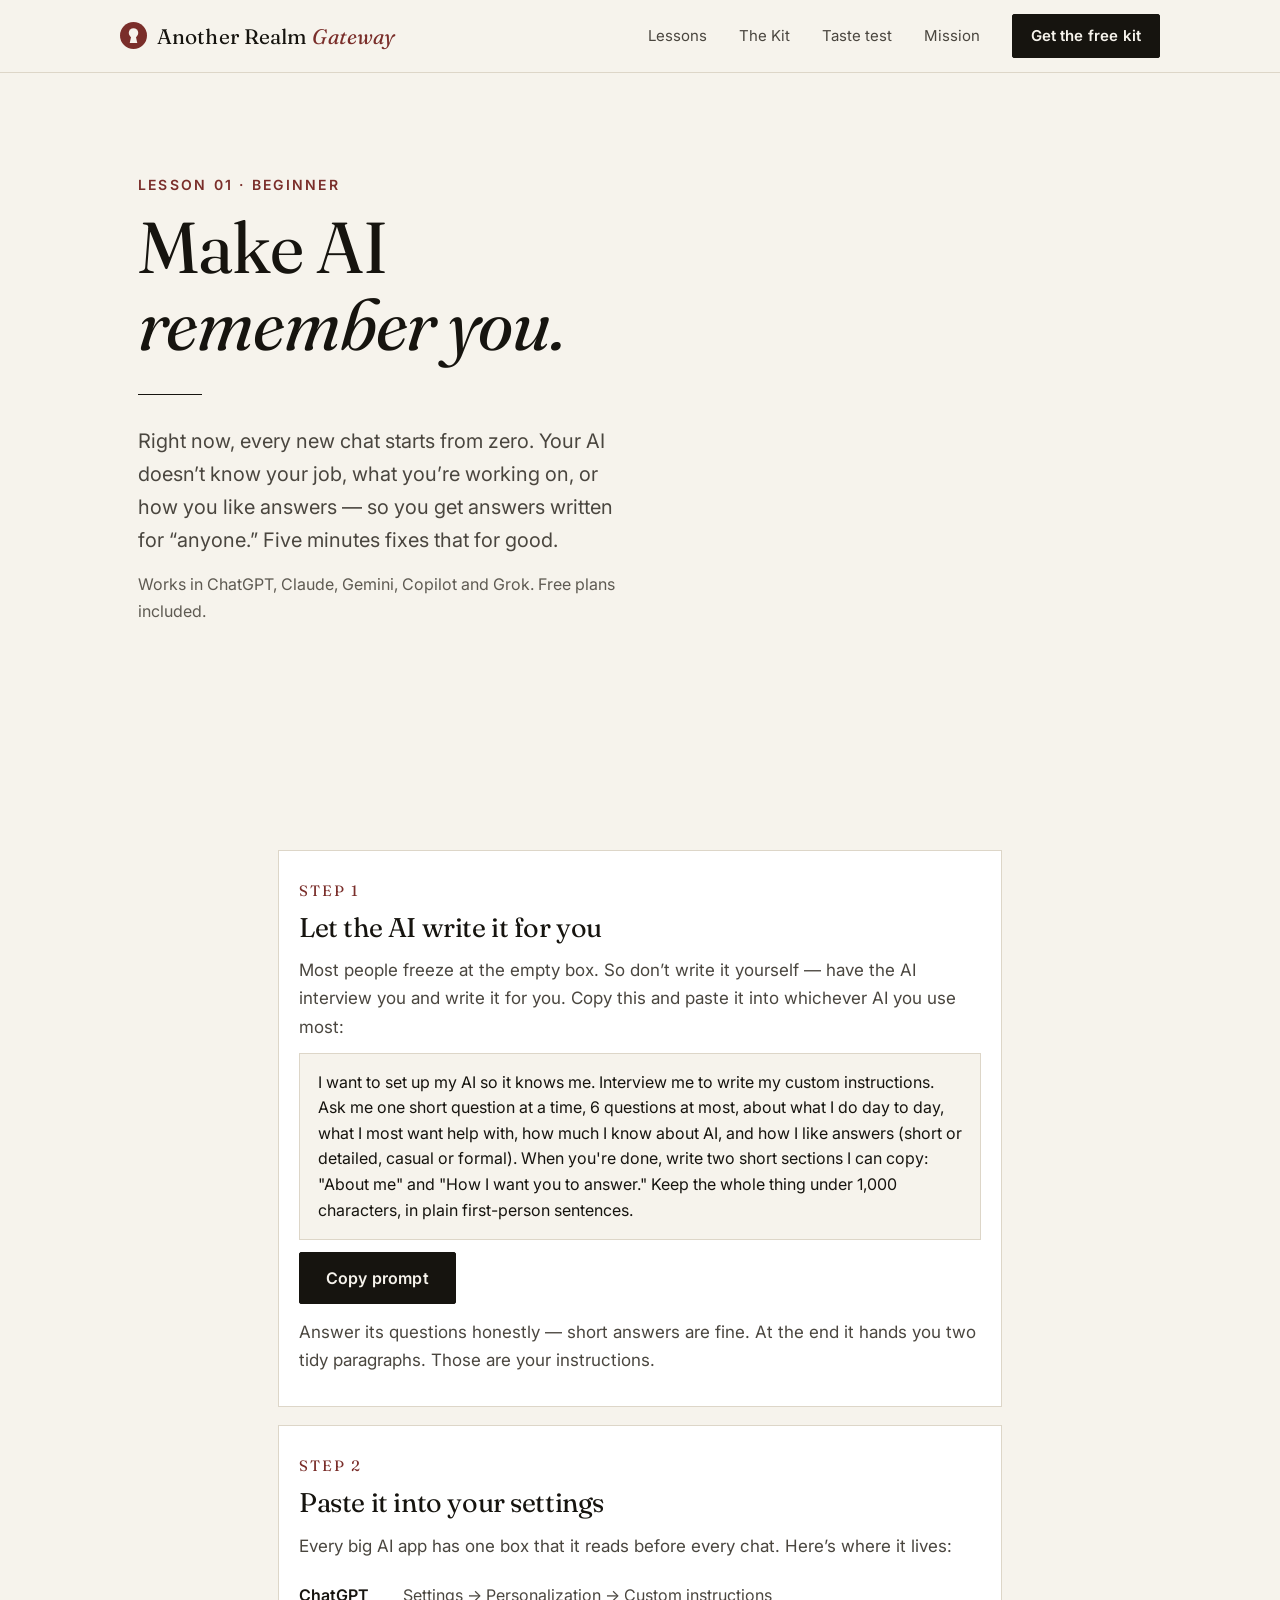
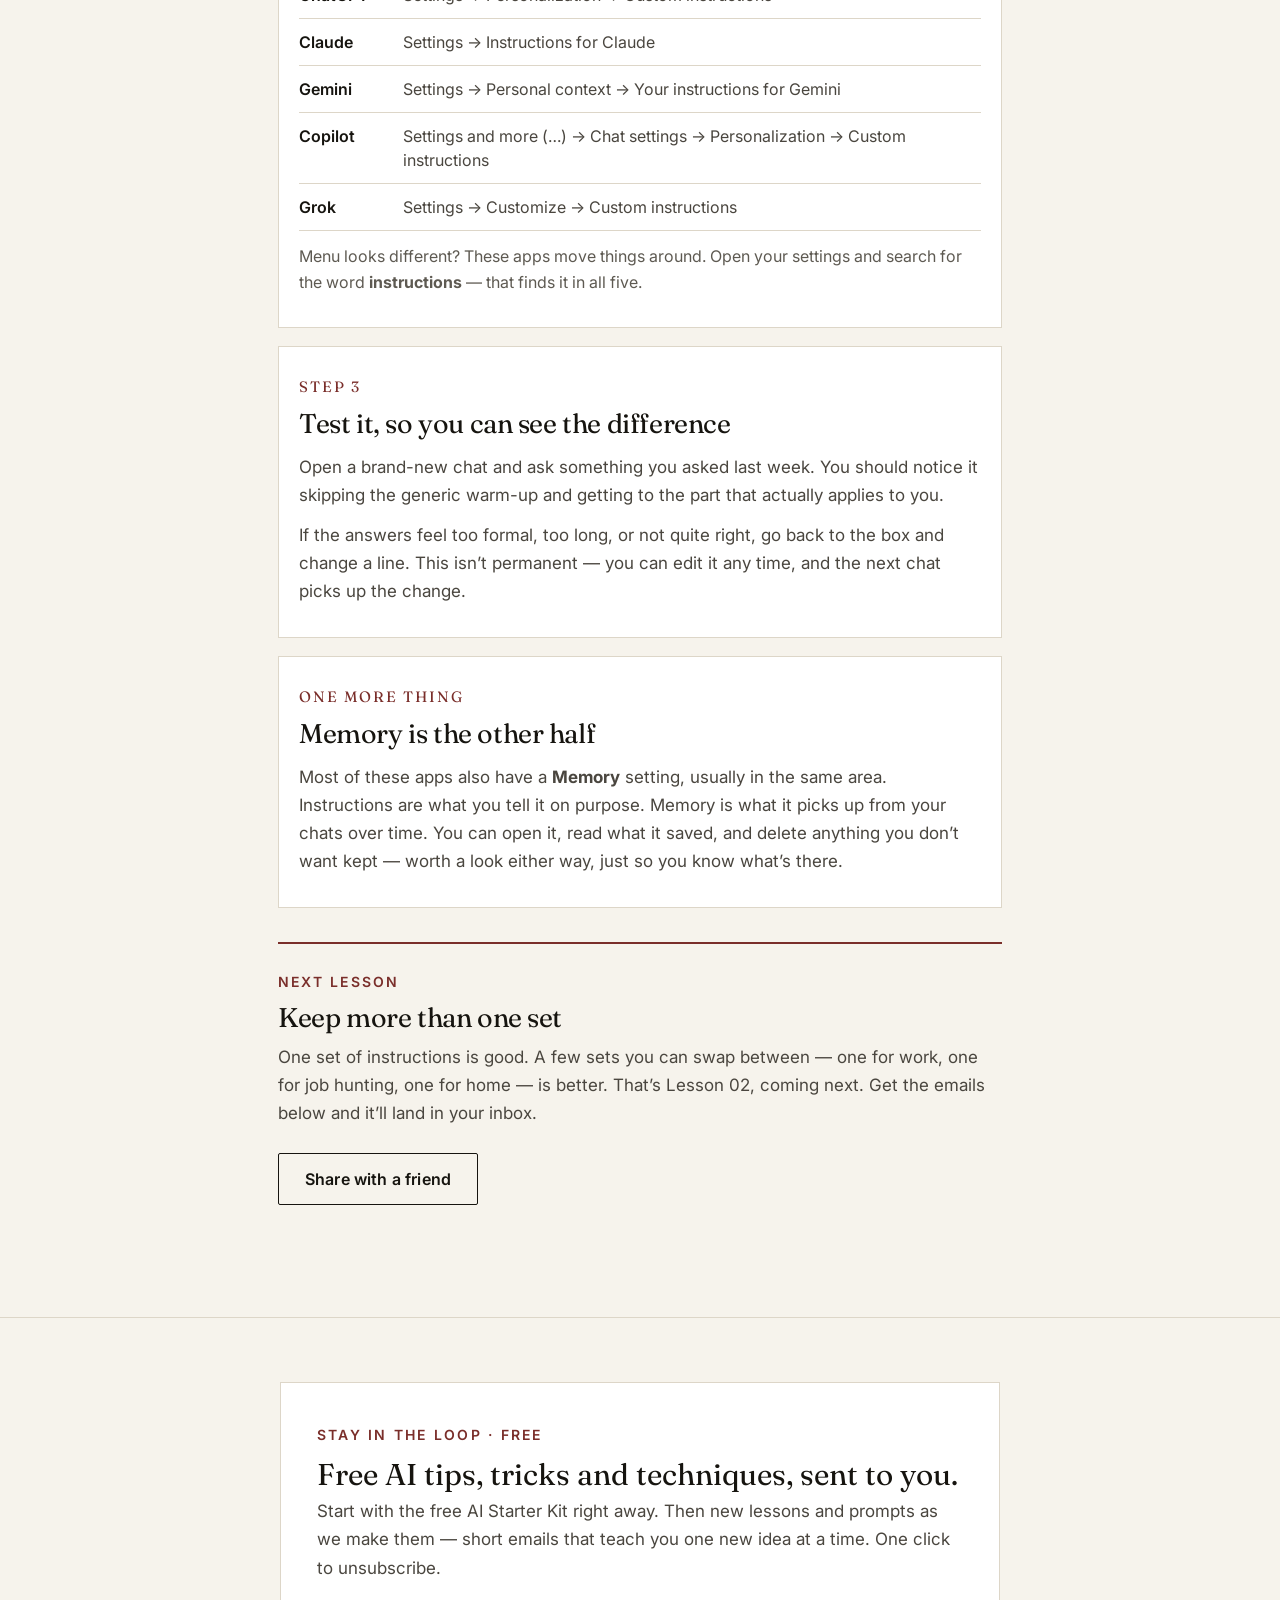
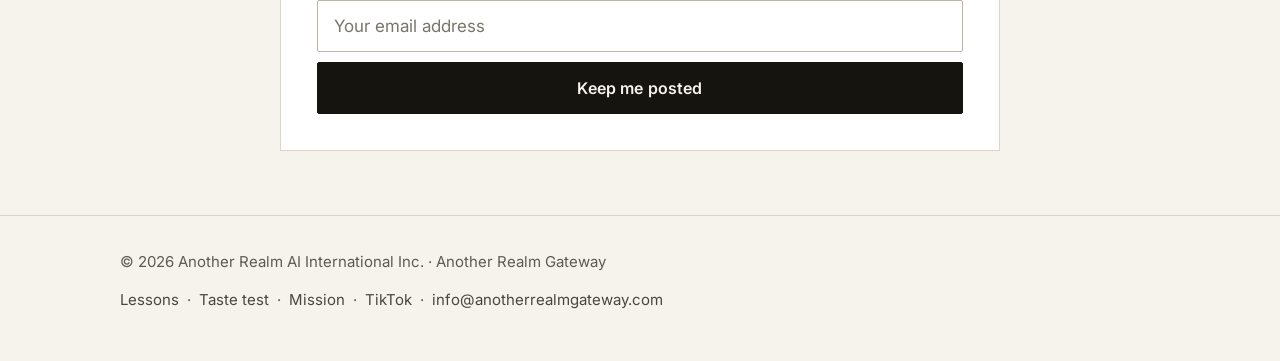
<file: learn-remember.html>
<!DOCTYPE html>
<html lang="en">
<head>
<meta charset="UTF-8">
<meta name="viewport" content="width=device-width, initial-scale=1.0, viewport-fit=cover">
<meta name="theme-color" content="#F6F3EC">
<title>Make AI remember you — Lesson 01 — Another Realm Gateway</title>
<meta name="description" content="Set AI up once so it knows who you are and how you like answers. A free five-minute walkthrough for ChatGPT, Claude, Gemini, Copilot and Grok.">
<meta property="og:title" content="Make AI remember you — Lesson 01 — Another Realm Gateway">
<meta property="og:description" content="Set AI up once so it knows who you are and how you like answers. A free five-minute walkthrough for ChatGPT, Claude, Gemini, Copilot and Grok.">
<meta property="og:url" content="https://anotherrealmgateway.com/learn/remember">
<meta property="og:type" content="website">
<meta property="og:image" content="https://anotherrealmgateway.com/og-image.png">
<meta property="og:image:width" content="1200">
<meta property="og:image:height" content="630">
<meta property="og:image:alt" content="Another Realm Gateway — free AI lessons for everyday people">
<meta property="og:site_name" content="Another Realm Gateway">
<meta name="twitter:card" content="summary_large_image">
<meta name="twitter:image" content="https://anotherrealmgateway.com/og-image.png">
<link rel="preconnect" href="https://fonts.googleapis.com"><link rel="preconnect" href="https://fonts.gstatic.com" crossorigin><link href="https://fonts.googleapis.com/css2?family=Fraunces:ital,opsz,wght@0,9..144,400;0,9..144,500;1,9..144,400&family=Inter:wght@400;500;600&display=swap" rel="stylesheet">
<link rel="stylesheet" href="/assets/site.css">
<link rel="icon" type="image/png" sizes="32x32" href="/favicon-32.png">
<link rel="icon" type="image/png" sizes="512x512" href="/favicon-512.png">
<link rel="apple-touch-icon" sizes="180x180" href="/favicon-180.png">
<link rel="shortcut icon" href="/favicon.ico">
<style>
.lwrap{max-width:760px;margin:0 auto;padding:0 18px}
.lessons{display:grid;gap:16px;margin-top:8px}
.lcard{display:block;background:var(--paper);border:1px solid var(--rule);padding:22px 22px 20px;text-decoration:none;color:inherit}
.lcard:hover{border-color:var(--ink)}
.lcard .num{font-family:var(--serif);font-size:15px;letter-spacing:2px;text-transform:uppercase;color:var(--accent)}
.lcard h3{font-family:var(--serif);font-size:25px;line-height:1.25;margin:6px 0 8px;color:var(--ink);font-weight:400}
.lcard p{font-size:17px;line-height:1.6;color:var(--body);margin:0}
.lcard .go{display:inline-block;margin-top:14px;font-size:16px;font-weight:600;color:var(--accent)}
.soon{background:var(--soft);border-style:dashed}
.soon .go{color:var(--muted)}
.step{background:var(--paper);border:1px solid var(--rule);padding:24px 20px 20px;margin:18px 0}
.step .n{font-family:var(--serif);font-size:15px;letter-spacing:2px;text-transform:uppercase;color:var(--accent)}
.step h2{font-family:var(--serif);font-size:27px;line-height:1.25;margin:6px 0 12px;font-weight:400}
.step p{font-size:17px;line-height:1.65;color:var(--body);margin:0 0 12px}
.ptxt{background:var(--bg);border:1px solid var(--rule);padding:16px 18px;font-size:16px;line-height:1.6;color:var(--ink);margin:6px 0 12px}
.raw{position:absolute;left:-9999px;opacity:0}
.paths{width:100%;border-collapse:collapse;margin:4px 0 12px}
.paths th,.paths td{text-align:left;padding:11px 10px 11px 0;border-bottom:1px solid var(--rule);vertical-align:top;font-size:16px;line-height:1.5}
.paths th{width:104px;white-space:nowrap;color:var(--ink);font-weight:600}
.paths td{color:var(--body)}
.next{border-top:2px solid var(--accent);padding-top:22px;margin-top:34px}
.sharebar{margin:26px 0 0}
</style>
</head>
<body><header class="site-head"><div class="wrap">
<a class="wordmark" href="/"><svg class="mark" viewBox="0 0 100 100" aria-hidden="true" focusable="false"><circle cx="50" cy="50" r="50" fill="#7A2E2A"/><circle cx="50" cy="40.5" r="17.5" fill="#F6F3EC"/><path d="M42.2 49.6 L57.8 49.6 L64 77.5 L36 77.5 Z" fill="#F6F3EC"/></svg><span class="wm-t"><span class="wm-a">Another Realm </span><em>Gateway</em></span></a>
<button class="menu-btn" type="button" aria-expanded="false" aria-controls="mnav" aria-label="Menu"><span></span></button>
<nav class="nav" aria-label="Main">
<a class="hide-m" href="/learn">Lessons</a>
<a class="hide-m" href="/#kit">The Kit</a>
<a class="hide-m" href="/taste-test">Taste test</a>
<a class="hide-m" href="/mission">Mission</a>
<a class="btn sm" href="/#kit"><span class="long">Get the free kit</span><span class="short">Free kit</span></a>
</nav></div>
<div class="mobile-nav" id="mnav"><div class="wrap">
<a href="/learn">Lessons</a>
<a href="/#kit">The Kit</a>
<a href="/taste-test">Taste test</a>
<a href="/mission">Mission</a>
</div></div>
</header>
<main>
<section class="hero" style="padding:0"><div class="wrap"><div class="lwrap">
<span class="label">Lesson 01 &middot; Beginner</span>
<h1 style="margin-top:10px">Make AI <em class="i">remember you.</em></h1>
<div class="rule"></div>
<p class="lede">Right now, every new chat starts from zero. Your AI doesn&rsquo;t know your job, what you&rsquo;re working on, or how you like answers &mdash; so you get answers written for &ldquo;anyone.&rdquo; Five minutes fixes that for good.</p>
<p style="font-size:16px;color:var(--muted);margin-top:14px">Works in ChatGPT, Claude, Gemini, Copilot and Grok. Free plans included.</p>
</div></div></section>

<section><div class="wrap"><div class="lwrap">

<div class="step">
<span class="n">Step 1</span>
<h2>Let the AI write it for you</h2>
<p>Most people freeze at the empty box. So don&rsquo;t write it yourself &mdash; have the AI interview you and write it for you. Copy this and paste it into whichever AI you use most:</p>
<div class="ptxt">I want to set up my AI so it knows me. Interview me to write my custom instructions. Ask me one short question at a time, 6 questions at most, about what I do day to day, what I most want help with, how much I know about AI, and how I like answers (short or detailed, casual or formal). When you&#x27;re done, write two short sections I can copy: &quot;About me&quot; and &quot;How I want you to answer.&quot; Keep the whole thing under 1,000 characters, in plain first-person sentences.</div>
<textarea class="raw" id="r1" aria-hidden="true" tabindex="-1">I want to set up my AI so it knows me. Interview me to write my custom instructions. Ask me one short question at a time, 6 questions at most, about what I do day to day, what I most want help with, how much I know about AI, and how I like answers (short or detailed, casual or formal). When you&#x27;re done, write two short sections I can copy: &quot;About me&quot; and &quot;How I want you to answer.&quot; Keep the whole thing under 1,000 characters, in plain first-person sentences.</textarea>
<button class="btn copy" data-n="1" type="button">Copy prompt</button>
<p style="margin-top:14px">Answer its questions honestly &mdash; short answers are fine. At the end it hands you two tidy paragraphs. Those are your instructions.</p>
</div>

<div class="step">
<span class="n">Step 2</span>
<h2>Paste it into your settings</h2>
<p>Every big AI app has one box that it reads before every chat. Here&rsquo;s where it lives:</p>
<table class="paths">
<tr><th>ChatGPT</th><td>Settings &rarr; Personalization &rarr; Custom instructions</td></tr>
<tr><th>Claude</th><td>Settings &rarr; Instructions for Claude</td></tr>
<tr><th>Gemini</th><td>Settings &rarr; Personal context &rarr; Your instructions for Gemini</td></tr>
<tr><th>Copilot</th><td>Settings and more (&hellip;) &rarr; Chat settings &rarr; Personalization &rarr; Custom instructions</td></tr>
<tr><th>Grok</th><td>Settings &rarr; Customize &rarr; Custom instructions</td></tr>
</table>
<p style="font-size:16px;color:var(--muted)">Menu looks different? These apps move things around. Open your settings and search for the word <strong>instructions</strong> &mdash; that finds it in all five.</p>
</div>

<div class="step">
<span class="n">Step 3</span>
<h2>Test it, so you can see the difference</h2>
<p>Open a brand-new chat and ask something you asked last week. You should notice it skipping the generic warm-up and getting to the part that actually applies to you.</p>
<p>If the answers feel too formal, too long, or not quite right, go back to the box and change a line. This isn&rsquo;t permanent &mdash; you can edit it any time, and the next chat picks up the change.</p>
</div>

<div class="step">
<span class="n">One more thing</span>
<h2>Memory is the other half</h2>
<p>Most of these apps also have a <strong>Memory</strong> setting, usually in the same area. Instructions are what you tell it on purpose. Memory is what it picks up from your chats over time. You can open it, read what it saved, and delete anything you don&rsquo;t want kept &mdash; worth a look either way, just so you know what&rsquo;s there.</p>
</div>

<div class="next">
<span class="label">Next lesson</span>
<h2 style="font-family:var(--serif);font-weight:400;font-size:27px;margin:8px 0 10px">Keep more than one set</h2>
<p style="font-size:17px;line-height:1.65;color:var(--body)">One set of instructions is good. A few sets you can swap between &mdash; one for work, one for job hunting, one for home &mdash; is better. That&rsquo;s Lesson 02, coming next. Get the emails below and it&rsquo;ll land in your inbox.</p>
</div>

<div class="sharebar" data-share data-title="Make AI remember you" data-text="This took five minutes and made every AI answer better. Free walkthrough:"></div>

</div></div></section>
<section class="signup" id="signup"><div class="wrap"><div class="card bandcard">
<span class="label">Stay in the loop &middot; Free</span>
<div class="card-title">Free AI tips, tricks and techniques, sent to you.</div>
<p class="bandsub">Start with the free AI Starter Kit right away. Then new lessons and prompts as we make them &mdash; short emails that teach you one new idea at a time. One click to unsubscribe.</p>
<form data-lead data-source="web:home" novalidate>
<label for="email-learn" style="position:absolute;left:-9999px">Email address</label>
<input type="email" id="email-learn" placeholder="Your email address" autocomplete="email" inputmode="email" required>
<input type="text" class="hp" tabindex="-1" autocomplete="off" aria-hidden="true">
<button class="btn" type="submit">Keep me posted</button>
</form>
<div class="msg ok" role="status"></div>
<div class="msg err" role="alert"></div>
</div></div></section>
</main>
<footer class="site-foot"><div class="wrap">
<span>&copy; <span id="yr">2026</span> Another Realm AI International Inc. &middot; Another Realm Gateway</span>
<span><a href="/learn">Lessons</a> &nbsp;&middot;&nbsp; <a href="/taste-test">Taste test</a> &nbsp;&middot;&nbsp; <a href="/mission">Mission</a> &nbsp;&middot;&nbsp; <a href="https://www.tiktok.com/@argateway" target="_blank" rel="noopener">TikTok</a> &nbsp;&middot;&nbsp; <a href="mailto:info@anotherrealmgateway.com">info@anotherrealmgateway.com</a></span></div></footer><script src="/assets/lead.js" defer></script><script src="/assets/share.js" defer></script>
<script>var y=document.getElementById('yr');if(y)y.textContent=new Date().getFullYear();</script>
<script>
function copyText(n){var raw=document.getElementById('r'+n),t=raw.value;
 if(navigator.clipboard&&window.isSecureContext){return navigator.clipboard.writeText(t).then(function(){return true},function(){return fb()})}return Promise.resolve(fb());
 function fb(){raw.style.position='fixed';raw.style.left='0';raw.focus();raw.select();raw.setSelectionRange(0,t.length);var ok=false;try{ok=document.execCommand('copy')}catch(e){}raw.style.position='absolute';raw.style.left='-9999px';raw.blur();return ok}}
document.querySelectorAll('.copy').forEach(function(b){b.addEventListener('click',function(){copyText(b.dataset.n).then(function(ok){
 b.textContent=ok?'Copied — now paste it into your AI':'Press and hold the text above to copy';if(ok)b.classList.add('done');
 setTimeout(function(){b.classList.remove('done');b.textContent='Copy prompt'},3200)})})});
</script><script>(function(){var b=document.querySelector(".menu-btn"),m=document.getElementById("mnav");if(!b||!m)return;b.addEventListener("click",function(){var o=m.classList.toggle("open");b.setAttribute("aria-expanded",o?"true":"false")})})();</script>
</body></html>
</file>
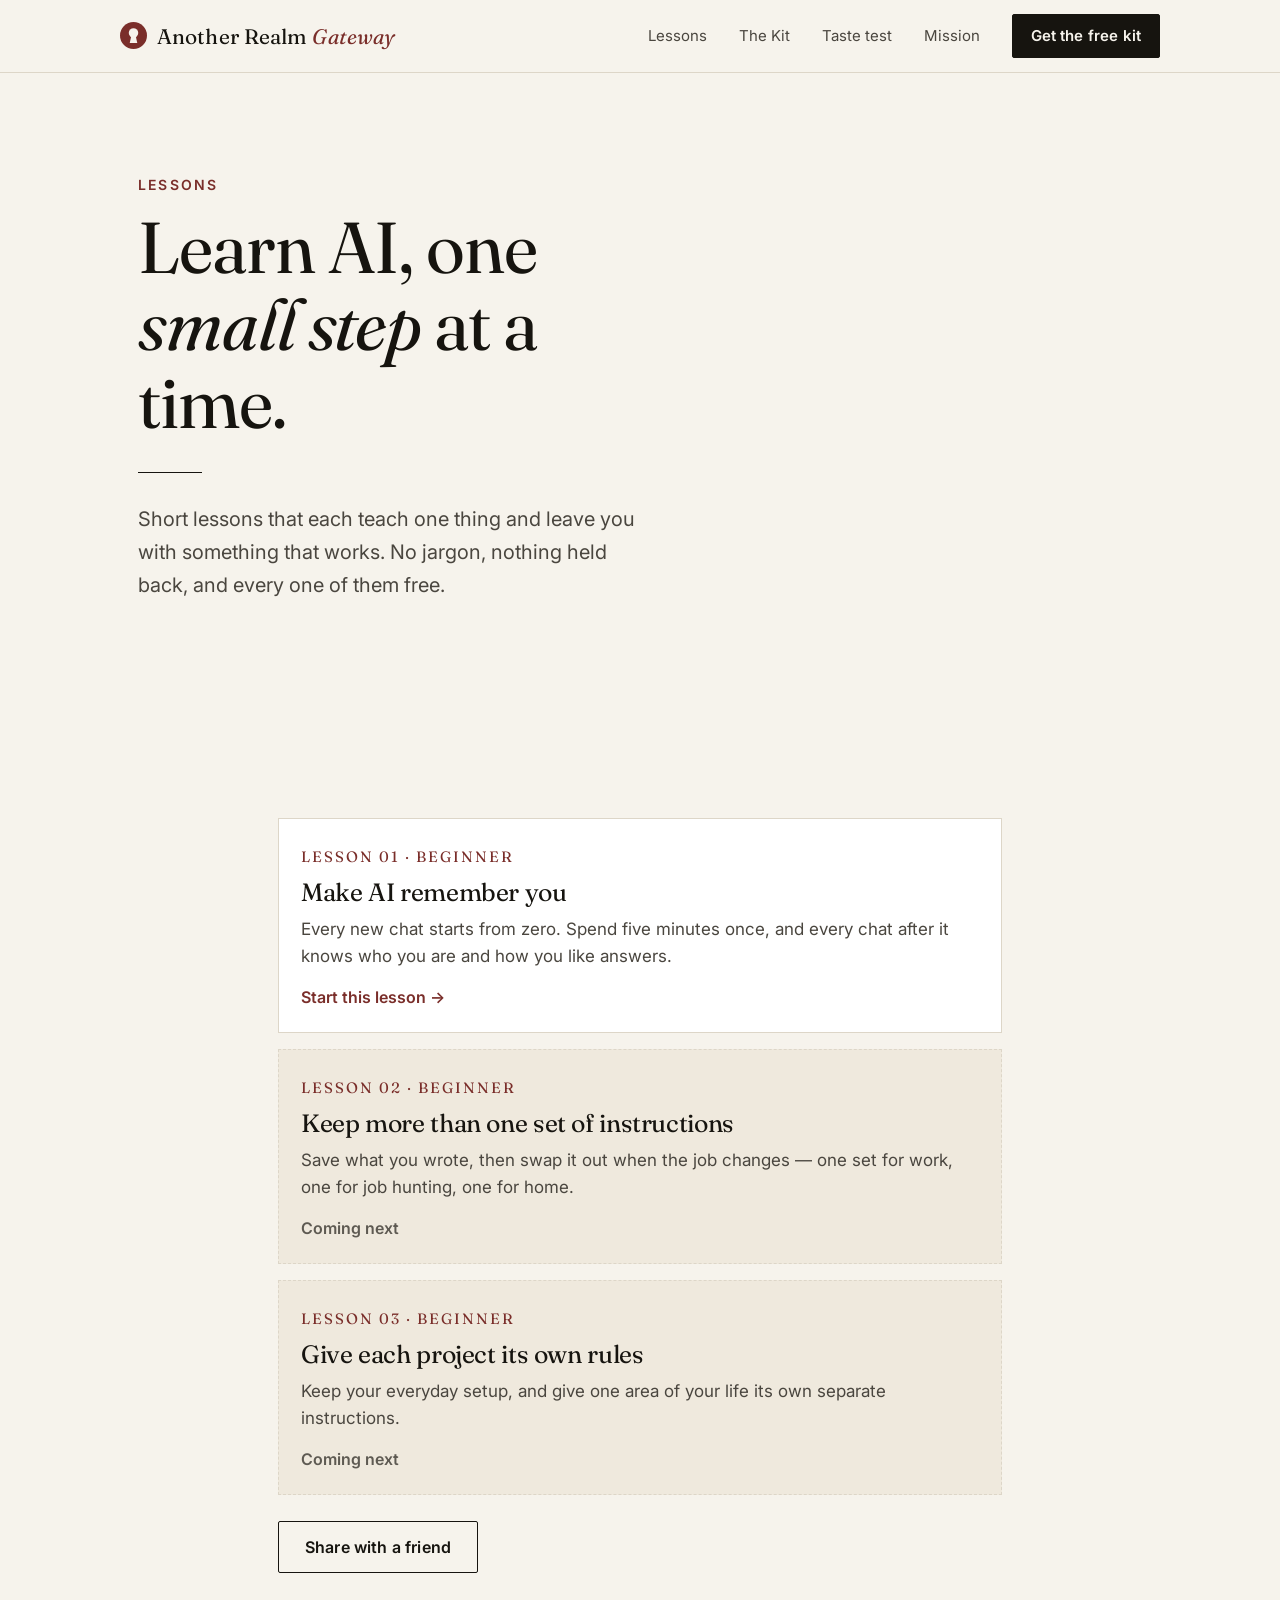
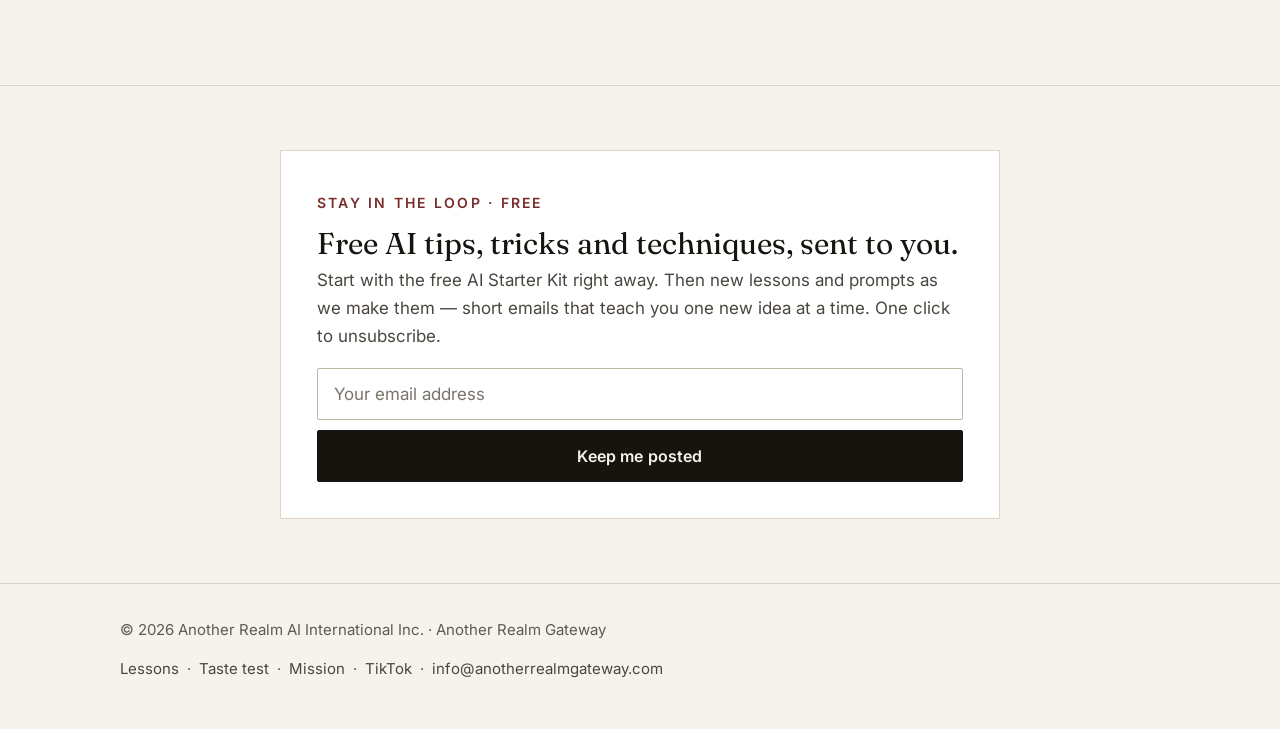
<file: learn.html>
<!DOCTYPE html>
<html lang="en">
<head>
<meta charset="UTF-8">
<meta name="viewport" content="width=device-width, initial-scale=1.0, viewport-fit=cover">
<meta name="theme-color" content="#F6F3EC">
<title>Lessons — Another Realm Gateway</title>
<meta name="description" content="Free, step-by-step AI lessons for everyday people. One small thing at a time, nothing held back.">
<meta property="og:title" content="Lessons — Another Realm Gateway">
<meta property="og:description" content="Free, step-by-step AI lessons for everyday people. One small thing at a time, nothing held back.">
<meta property="og:url" content="https://anotherrealmgateway.com/learn">
<meta property="og:type" content="website">
<meta property="og:image" content="https://anotherrealmgateway.com/og-image.png">
<meta property="og:image:width" content="1200">
<meta property="og:image:height" content="630">
<meta property="og:image:alt" content="Another Realm Gateway — free AI lessons for everyday people">
<meta property="og:site_name" content="Another Realm Gateway">
<meta name="twitter:card" content="summary_large_image">
<meta name="twitter:image" content="https://anotherrealmgateway.com/og-image.png">
<link rel="preconnect" href="https://fonts.googleapis.com"><link rel="preconnect" href="https://fonts.gstatic.com" crossorigin><link href="https://fonts.googleapis.com/css2?family=Fraunces:ital,opsz,wght@0,9..144,400;0,9..144,500;1,9..144,400&family=Inter:wght@400;500;600&display=swap" rel="stylesheet">
<link rel="stylesheet" href="/assets/site.css">
<link rel="icon" type="image/png" sizes="32x32" href="/favicon-32.png">
<link rel="icon" type="image/png" sizes="512x512" href="/favicon-512.png">
<link rel="apple-touch-icon" sizes="180x180" href="/favicon-180.png">
<link rel="shortcut icon" href="/favicon.ico">
<style>
.lwrap{max-width:760px;margin:0 auto;padding:0 18px}
.lessons{display:grid;gap:16px;margin-top:8px}
.lcard{display:block;background:var(--paper);border:1px solid var(--rule);padding:22px 22px 20px;text-decoration:none;color:inherit}
.lcard:hover{border-color:var(--ink)}
.lcard .num{font-family:var(--serif);font-size:15px;letter-spacing:2px;text-transform:uppercase;color:var(--accent)}
.lcard h3{font-family:var(--serif);font-size:25px;line-height:1.25;margin:6px 0 8px;color:var(--ink);font-weight:400}
.lcard p{font-size:17px;line-height:1.6;color:var(--body);margin:0}
.lcard .go{display:inline-block;margin-top:14px;font-size:16px;font-weight:600;color:var(--accent)}
.soon{background:var(--soft);border-style:dashed}
.soon .go{color:var(--muted)}
.step{background:var(--paper);border:1px solid var(--rule);padding:24px 20px 20px;margin:18px 0}
.step .n{font-family:var(--serif);font-size:15px;letter-spacing:2px;text-transform:uppercase;color:var(--accent)}
.step h2{font-family:var(--serif);font-size:27px;line-height:1.25;margin:6px 0 12px;font-weight:400}
.step p{font-size:17px;line-height:1.65;color:var(--body);margin:0 0 12px}
.ptxt{background:var(--bg);border:1px solid var(--rule);padding:16px 18px;font-size:16px;line-height:1.6;color:var(--ink);margin:6px 0 12px}
.raw{position:absolute;left:-9999px;opacity:0}
.paths{width:100%;border-collapse:collapse;margin:4px 0 12px}
.paths th,.paths td{text-align:left;padding:11px 10px 11px 0;border-bottom:1px solid var(--rule);vertical-align:top;font-size:16px;line-height:1.5}
.paths th{width:104px;white-space:nowrap;color:var(--ink);font-weight:600}
.paths td{color:var(--body)}
.next{border-top:2px solid var(--accent);padding-top:22px;margin-top:34px}
.sharebar{margin:26px 0 0}
</style>
</head>
<body><header class="site-head"><div class="wrap">
<a class="wordmark" href="/"><svg class="mark" viewBox="0 0 100 100" aria-hidden="true" focusable="false"><circle cx="50" cy="50" r="50" fill="#7A2E2A"/><circle cx="50" cy="40.5" r="17.5" fill="#F6F3EC"/><path d="M42.2 49.6 L57.8 49.6 L64 77.5 L36 77.5 Z" fill="#F6F3EC"/></svg><span class="wm-t"><span class="wm-a">Another Realm </span><em>Gateway</em></span></a>
<button class="menu-btn" type="button" aria-expanded="false" aria-controls="mnav" aria-label="Menu"><span></span></button>
<nav class="nav" aria-label="Main">
<a class="hide-m" href="/learn">Lessons</a>
<a class="hide-m" href="/#kit">The Kit</a>
<a class="hide-m" href="/taste-test">Taste test</a>
<a class="hide-m" href="/mission">Mission</a>
<a class="btn sm" href="/#kit"><span class="long">Get the free kit</span><span class="short">Free kit</span></a>
</nav></div>
<div class="mobile-nav" id="mnav"><div class="wrap">
<a href="/learn">Lessons</a>
<a href="/#kit">The Kit</a>
<a href="/taste-test">Taste test</a>
<a href="/mission">Mission</a>
</div></div>
</header>
<main>
<section class="hero" style="padding:0"><div class="wrap"><div class="lwrap">
<span class="label">Lessons</span>
<h1 style="margin-top:10px">Learn AI, one <em class="i">small step</em> at a time.</h1>
<div class="rule"></div>
<p class="lede">Short lessons that each teach one thing and leave you with something that works. No jargon, nothing held back, and every one of them free.</p>
</div></div></section>

<section><div class="wrap"><div class="lwrap">
<div class="lessons">
<a class="lcard" href="/learn/remember">
  <span class="num">Lesson 01 &middot; Beginner</span>
  <h3>Make AI remember you</h3>
  <p>Every new chat starts from zero. Spend five minutes once, and every chat after it knows who you are and how you like answers.</p>
  <span class="go">Start this lesson &rarr;</span>
</a>
<div class="lcard soon">
  <span class="num">Lesson 02 &middot; Beginner</span>
  <h3>Keep more than one set of instructions</h3>
  <p>Save what you wrote, then swap it out when the job changes &mdash; one set for work, one for job hunting, one for home.</p>
  <span class="go">Coming next</span>
</div>
<div class="lcard soon">
  <span class="num">Lesson 03 &middot; Beginner</span>
  <h3>Give each project its own rules</h3>
  <p>Keep your everyday setup, and give one area of your life its own separate instructions.</p>
  <span class="go">Coming next</span>
</div>
</div>
<div class="sharebar" data-share data-title="Gateway lessons" data-text="Free step-by-step AI lessons for normal people. Worth a look:"></div>
</div></div></section>
<section class="signup" id="signup"><div class="wrap"><div class="card bandcard">
<span class="label">Stay in the loop &middot; Free</span>
<div class="card-title">Free AI tips, tricks and techniques, sent to you.</div>
<p class="bandsub">Start with the free AI Starter Kit right away. Then new lessons and prompts as we make them &mdash; short emails that teach you one new idea at a time. One click to unsubscribe.</p>
<form data-lead data-source="web:home" novalidate>
<label for="email-learn" style="position:absolute;left:-9999px">Email address</label>
<input type="email" id="email-learn" placeholder="Your email address" autocomplete="email" inputmode="email" required>
<input type="text" class="hp" tabindex="-1" autocomplete="off" aria-hidden="true">
<button class="btn" type="submit">Keep me posted</button>
</form>
<div class="msg ok" role="status"></div>
<div class="msg err" role="alert"></div>
</div></div></section>
</main>
<footer class="site-foot"><div class="wrap">
<span>&copy; <span id="yr">2026</span> Another Realm AI International Inc. &middot; Another Realm Gateway</span>
<span><a href="/learn">Lessons</a> &nbsp;&middot;&nbsp; <a href="/taste-test">Taste test</a> &nbsp;&middot;&nbsp; <a href="/mission">Mission</a> &nbsp;&middot;&nbsp; <a href="https://www.tiktok.com/@argateway" target="_blank" rel="noopener">TikTok</a> &nbsp;&middot;&nbsp; <a href="mailto:info@anotherrealmgateway.com">info@anotherrealmgateway.com</a></span></div></footer><script src="/assets/lead.js" defer></script><script src="/assets/share.js" defer></script>
<script>var y=document.getElementById('yr');if(y)y.textContent=new Date().getFullYear();</script>
<script>(function(){var b=document.querySelector(".menu-btn"),m=document.getElementById("mnav");if(!b||!m)return;b.addEventListener("click",function(){var o=m.classList.toggle("open");b.setAttribute("aria-expanded",o?"true":"false")})})();</script>
</body></html>
</file>
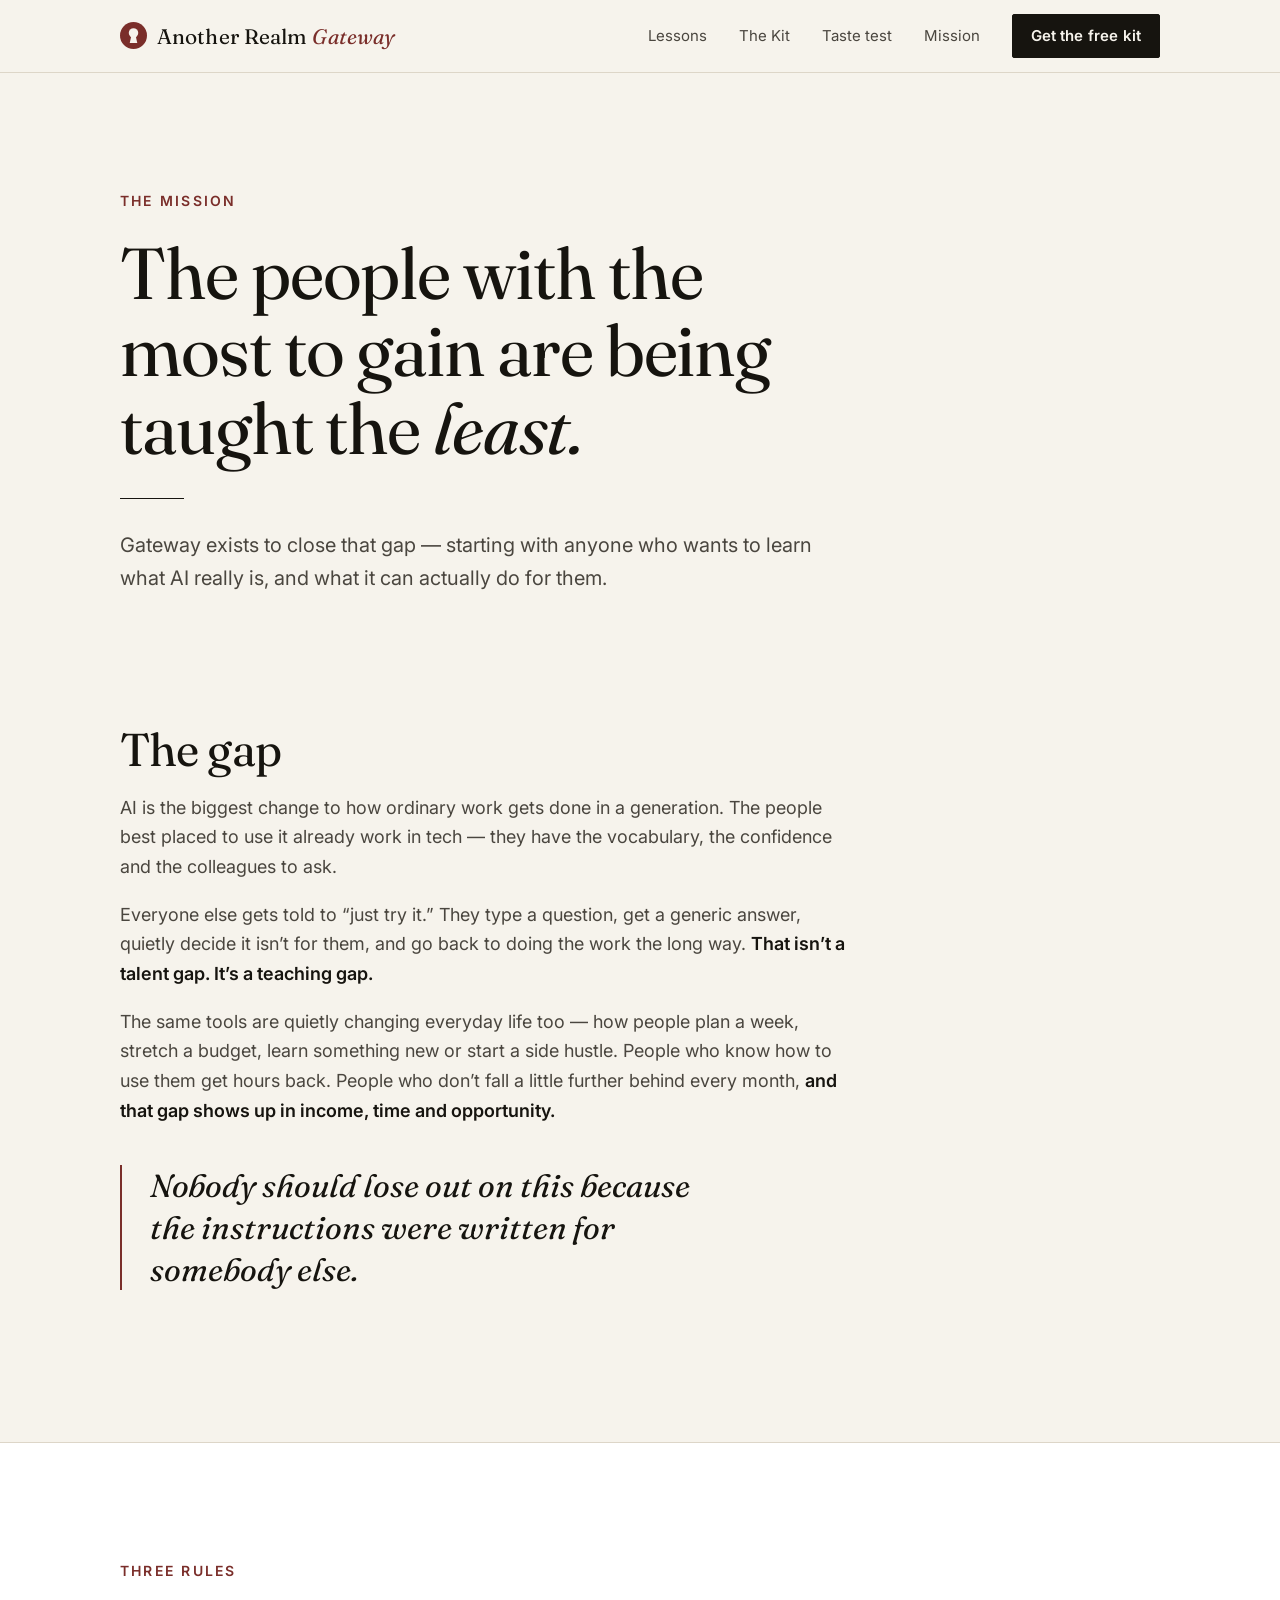
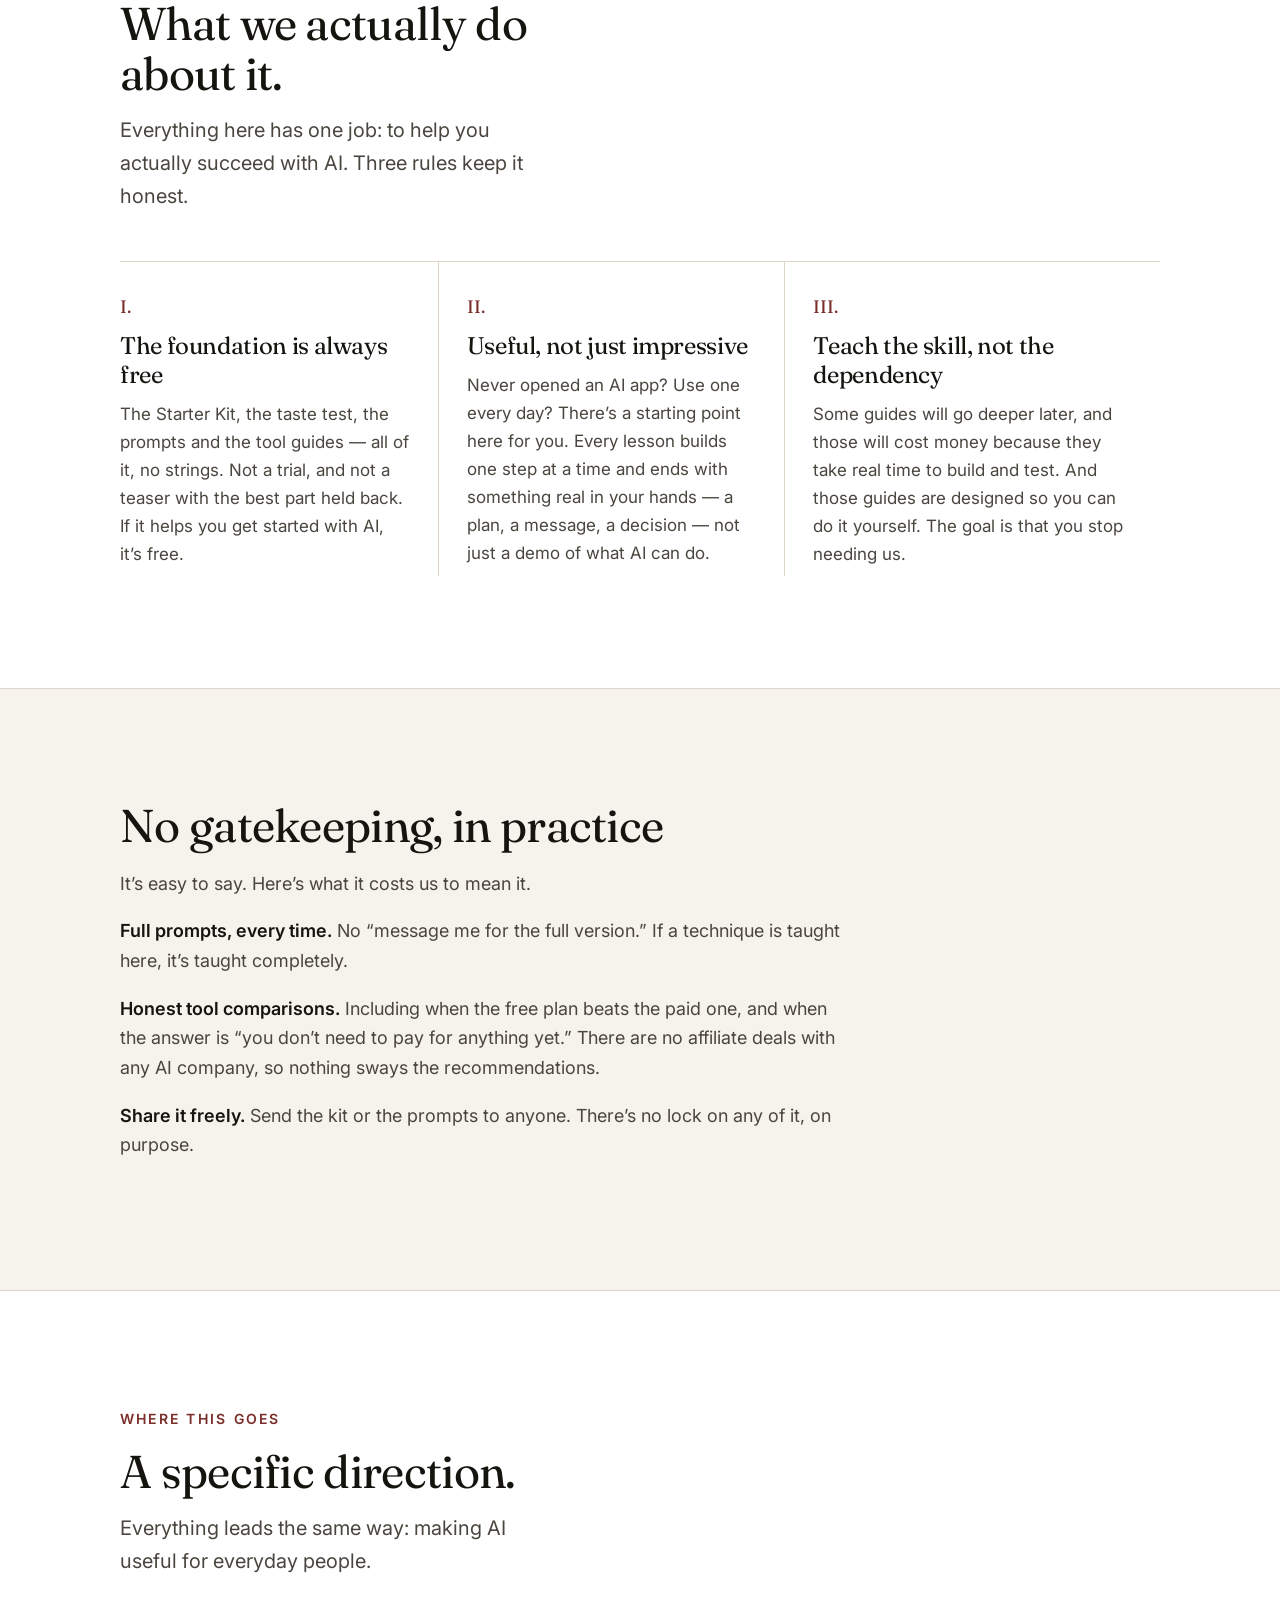
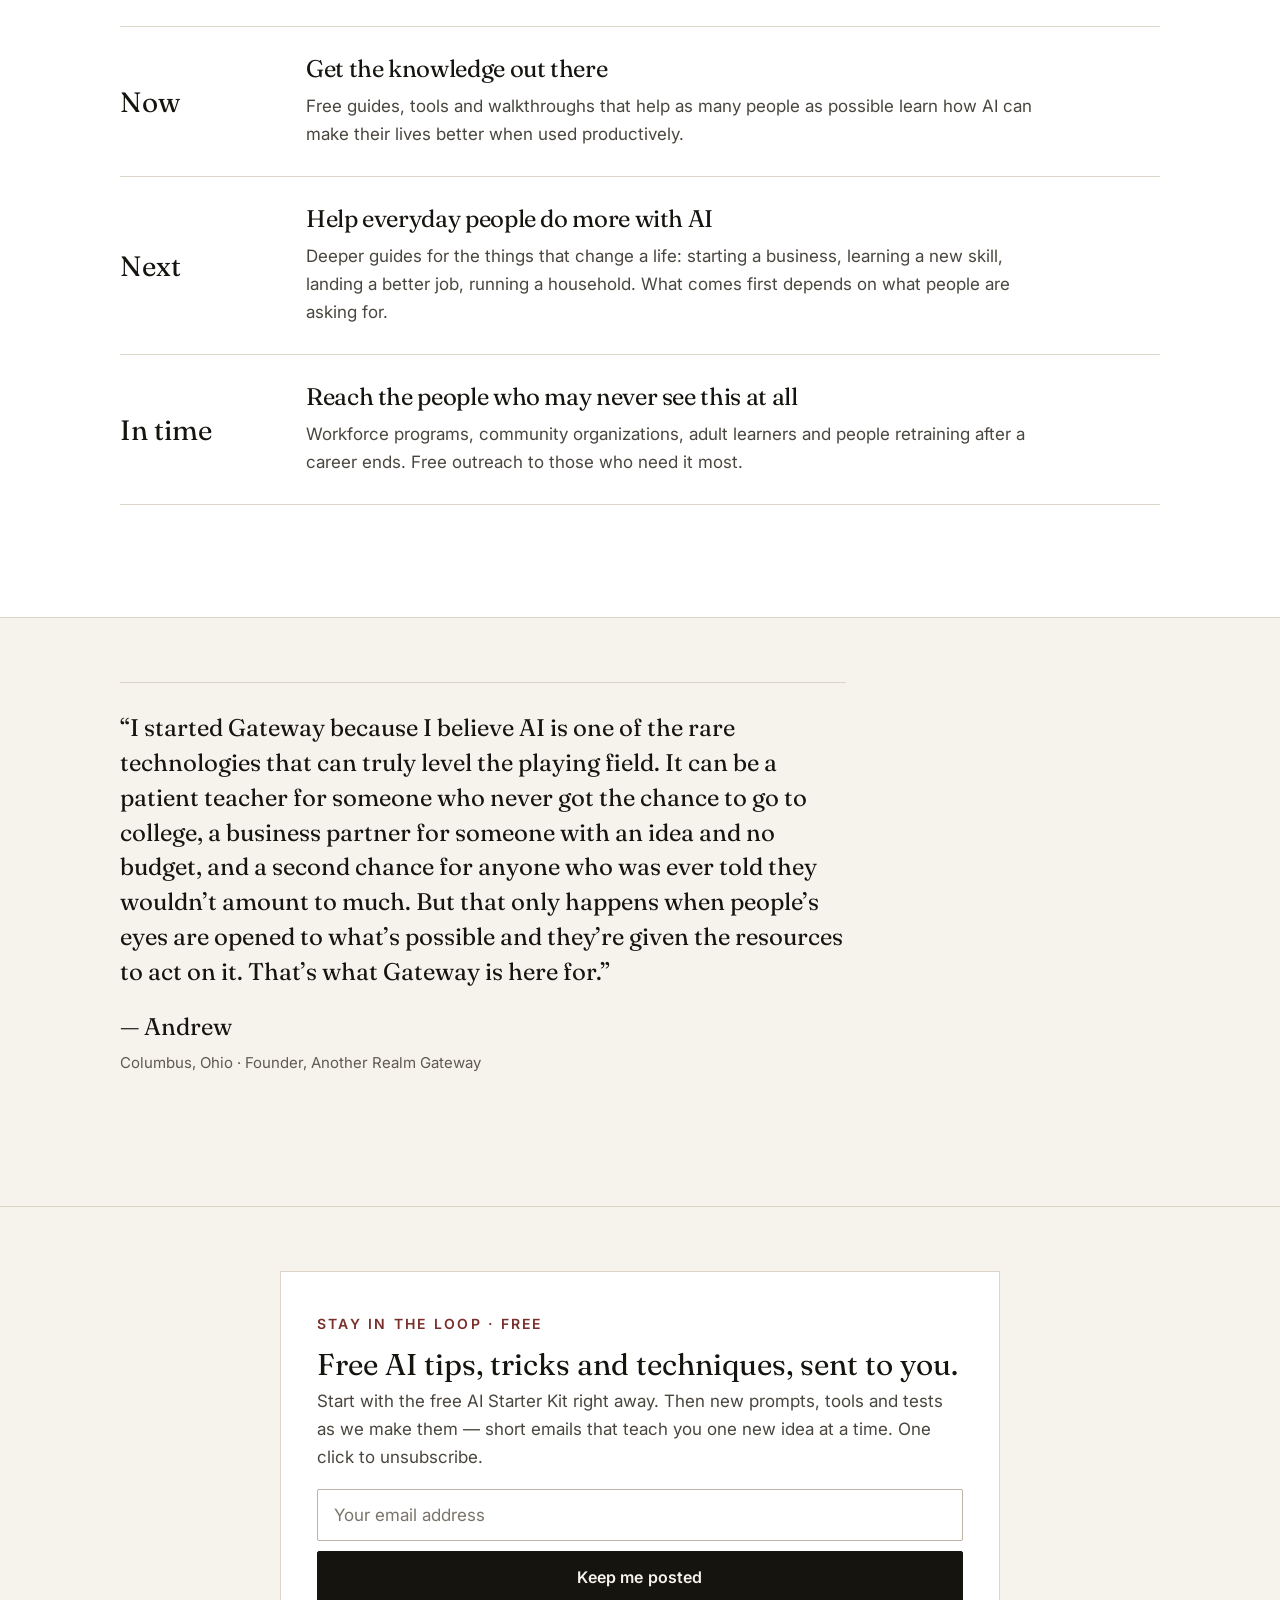
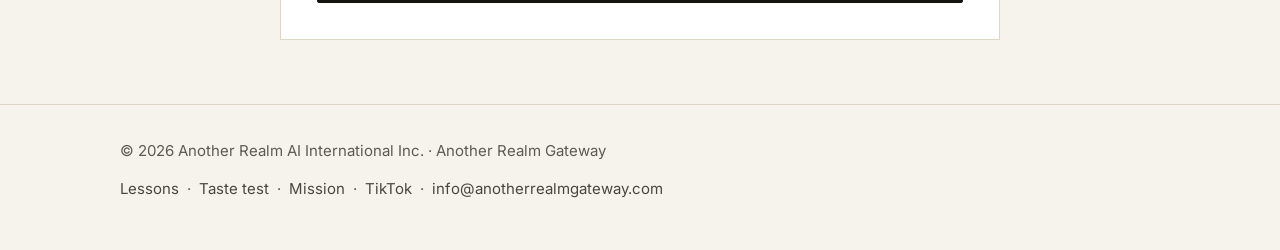
<file: mission.html>
<!DOCTYPE html>
<html lang="en">
<head>
<meta charset="UTF-8">
<meta name="viewport" content="width=device-width, initial-scale=1.0, viewport-fit=cover">
<meta name="theme-color" content="#F6F3EC">
<title>The mission — Another Realm Gateway</title>
<meta name="description" content="Why Another Realm Gateway exists: AI skills belong with everyone, not just the people who already know how to use it.">
<meta property="og:title" content="The mission — Another Realm Gateway">
<meta property="og:description" content="Why Another Realm Gateway exists: AI skills belong with everyone, not just the people who already know how to use it.">
<meta property="og:url" content="https://anotherrealmgateway.com/mission">
<meta property="og:type" content="website">
<meta property="og:image" content="https://anotherrealmgateway.com/og-image.png">
<meta property="og:image:width" content="1200">
<meta property="og:image:height" content="630">
<meta property="og:image:alt" content="Another Realm Gateway — free AI lessons for everyday people">
<meta property="og:site_name" content="Another Realm Gateway">
<meta name="twitter:card" content="summary_large_image">
<meta name="twitter:image" content="https://anotherrealmgateway.com/og-image.png">

<link rel="preconnect" href="https://fonts.googleapis.com"><link rel="preconnect" href="https://fonts.gstatic.com" crossorigin><link href="https://fonts.googleapis.com/css2?family=Fraunces:ital,opsz,wght@0,9..144,400;0,9..144,500;1,9..144,400&family=Inter:wght@400;500;600&display=swap" rel="stylesheet">
<link rel="stylesheet" href="/assets/site.css">
<link rel="icon" type="image/png" sizes="32x32" href="/favicon-32.png">
<link rel="icon" type="image/png" sizes="512x512" href="/favicon-512.png">
<link rel="apple-touch-icon" sizes="180x180" href="/favicon-180.png">
<link rel="shortcut icon" href="/favicon.ico">

</head>
<body><header class="site-head"><div class="wrap">
<a class="wordmark" href="/"><svg class="mark" viewBox="0 0 100 100" aria-hidden="true" focusable="false"><circle cx="50" cy="50" r="50" fill="#7A2E2A"/><circle cx="50" cy="40.5" r="17.5" fill="#F6F3EC"/><path d="M42.2 49.6 L57.8 49.6 L64 77.5 L36 77.5 Z" fill="#F6F3EC"/></svg><span class="wm-t"><span class="wm-a">Another Realm </span><em>Gateway</em></span></a>
<button class="menu-btn" type="button" aria-expanded="false" aria-controls="mnav" aria-label="Menu"><span></span></button>
<nav class="nav" aria-label="Main">
<a class="hide-m" href="/learn">Lessons</a>
<a class="hide-m" href="/#kit">The Kit</a>
<a class="hide-m" href="/taste-test">Taste test</a>
<a class="hide-m" href="/mission">Mission</a>
<a class="btn sm" href="/#kit"><span class="long">Get the free kit</span><span class="short">Free kit</span></a>
</nav></div>
<div class="mobile-nav" id="mnav"><div class="wrap">
<a href="/learn">Lessons</a>
<a href="/#kit">The Kit</a>
<a href="/taste-test">Taste test</a>
<a href="/mission">Mission</a>
</div></div>
</header>
<main>
<section style="padding-bottom:0"><div class="wrap"><div class="prose">
  <span class="label">The mission</span>
  <h1 style="margin-top:20px">The people with the most to gain are being taught the <em class="i">least.</em></h1>
  <div class="rule"></div>
  <p class="lede">Gateway exists to close that gap &mdash; starting with anyone who wants to learn what AI really is, and what it can actually do for them.</p>
</div></div></section>

<section><div class="wrap"><div class="prose">
  <h2>The gap</h2>
  <p>AI is the biggest change to how ordinary work gets done in a generation. The people best placed to use it already work in tech &mdash; they have the vocabulary, the confidence and the colleagues to ask.</p>
  <p>Everyone else gets told to &ldquo;just try it.&rdquo; They type a question, get a generic answer, quietly decide it isn&rsquo;t for them, and go back to doing the work the long way. <strong>That isn&rsquo;t a talent gap. It&rsquo;s a teaching gap.</strong></p>
  <p>The same tools are quietly changing everyday life too &mdash; how people plan a week, stretch a budget, learn something new or start a side hustle. People who know how to use them get hours back. People who don&rsquo;t fall a little further behind every month, <strong>and that gap shows up in income, time and opportunity.</strong></p>
  <div class="pull">Nobody should lose out on this because the instructions were written for somebody else.</div>
</div></div></section>

<section class="band"><div class="wrap">
  <div class="sec-head"><span class="label">Three rules</span><h2>What we actually do about it.</h2>
  <p class="lede">Everything here has one job: to help you actually succeed with AI. Three rules keep it honest.</p></div>
  <div class="cols3">
    <div><div class="n">I.</div><h3>The foundation is always free</h3><p>The Starter Kit, the taste test, the prompts and the tool guides &mdash; all of it, no strings. Not a trial, and not a teaser with the best part held back. If it helps you get started with AI, it&rsquo;s free.</p></div>
    <div><div class="n">II.</div><h3>Useful, not just impressive</h3><p>Never opened an AI app? Use one every day? There&rsquo;s a starting point here for you. Every lesson builds one step at a time and ends with something real in your hands &mdash; a plan, a message, a decision &mdash; not just a demo of what AI can do.</p></div>
    <div><div class="n">III.</div><h3>Teach the skill, not the dependency</h3><p>Some guides will go deeper later, and those will cost money because they take real time to build and test. And those guides are designed so you can do it yourself. The goal is that you stop needing us.</p></div>
  </div>
</div></section>

<section><div class="wrap"><div class="prose">
  <h2>No gatekeeping, in practice</h2>
  <p>It&rsquo;s easy to say. Here&rsquo;s what it costs us to mean it.</p>
  <p><strong>Full prompts, every time.</strong> No &ldquo;message me for the full version.&rdquo; If a technique is taught here, it&rsquo;s taught completely.</p>
  <p><strong>Honest tool comparisons.</strong> Including when the free plan beats the paid one, and when the answer is &ldquo;you don&rsquo;t need to pay for anything yet.&rdquo; There are no affiliate deals with any AI company, so nothing sways the recommendations.</p>
  <p><strong>Share it freely.</strong> Send the kit or the prompts to anyone. There&rsquo;s no lock on any of it, on purpose.</p>
</div></div></section>

<section class="band"><div class="wrap">
  <div class="sec-head"><span class="label">Where this goes</span><h2>A specific direction.</h2>
  <p class="lede">Everything leads the same way: making AI useful for everyday people.</p></div>
  <div class="ladder">
    <div class="rung"><div class="price" style="font-size:28px">Now</div><div><h3>Get the knowledge out there</h3><p>Free guides, tools and walkthroughs that help as many people as possible learn how AI can make their lives better when used productively.</p></div><span></span></div>
    <div class="rung"><div class="price" style="font-size:28px">Next</div><div><h3>Help everyday people do more with AI</h3><p>Deeper guides for the things that change a life: starting a business, learning a new skill, landing a better job, running a household. What comes first depends on what people are asking for.</p></div><span></span></div>
    <div class="rung"><div class="price" style="font-size:28px">In time</div><div><h3>Reach the people who may never see this at all</h3><p>Workforce programs, community organizations, adult learners and people retraining after a career ends. Free outreach to those who need it most.</p></div><span></span></div>
  </div>
</div></section>

<section style="padding-top:clamp(40px,6vw,64px)"><div class="wrap"><div class="prose">
  <p style="font-family:var(--serif);font-size:24px;line-height:1.45;color:var(--ink);border-top:1px solid var(--rule);padding-top:28px;margin:0 0 18px">&ldquo;I started Gateway because I believe AI is one of the rare technologies that can truly level the playing field. It can be a patient teacher for someone who never got the chance to go to college, a business partner for someone with an idea and no budget, and a second chance for anyone who was ever told they wouldn&rsquo;t amount to much. But that only happens when people&rsquo;s eyes are opened to what&rsquo;s possible and they&rsquo;re given the resources to act on it. That&rsquo;s what Gateway is here for.&rdquo;</p>
  <p style="font-family:var(--serif);font-size:24px;color:var(--ink);margin:0">&mdash; Andrew</p>
  <p class="small" style="margin-top:4px">Columbus, Ohio &middot; Founder, Another Realm Gateway</p>
</div></div></section>

<section class="signup" id="signup"><div class="wrap"><div class="card bandcard">
<span class="label">Stay in the loop · Free</span>
<div class="card-title">Free AI tips, tricks and techniques, sent to you.</div>
<p class="bandsub">Start with the free AI Starter Kit right away. Then new prompts, tools and tests as we make them &mdash; short emails that teach you one new idea at a time. One click to unsubscribe.</p>
<form data-lead data-source="web:starter" novalidate>
<label for="email-band" style="position:absolute;left:-9999px">Email address</label>
<input type="email" id="email-band" placeholder="Your email address" autocomplete="email" inputmode="email" required>
<input type="text" class="hp" tabindex="-1" autocomplete="off" aria-hidden="true">
<button class="btn" type="submit">Keep me posted</button>
</form>
<div class="msg ok" role="status"></div>
<div class="msg err" role="alert"></div>
</div></div></section>
</main>
<footer class="site-foot"><div class="wrap">
<span>© <span id="yr">2026</span> Another Realm AI International Inc. · Another Realm Gateway</span>
<span><a href="/learn">Lessons</a> &nbsp;&middot;&nbsp; <a href="/taste-test">Taste test</a> &nbsp;&middot;&nbsp; <a href="/mission">Mission</a> &nbsp;&middot;&nbsp; <a href="https://www.tiktok.com/@argateway" target="_blank" rel="noopener">TikTok</a> &nbsp;&middot;&nbsp; <a href="mailto:info@anotherrealmgateway.com">info@anotherrealmgateway.com</a></span></div></footer><script src="/assets/lead.js" defer></script><script>(function(){var b=document.querySelector(".menu-btn"),m=document.getElementById("mnav");if(!b||!m)return;b.addEventListener("click",function(){var o=m.classList.toggle("open");b.setAttribute("aria-expanded",o?"true":"false")})})();</script>
</body></html>
</file>
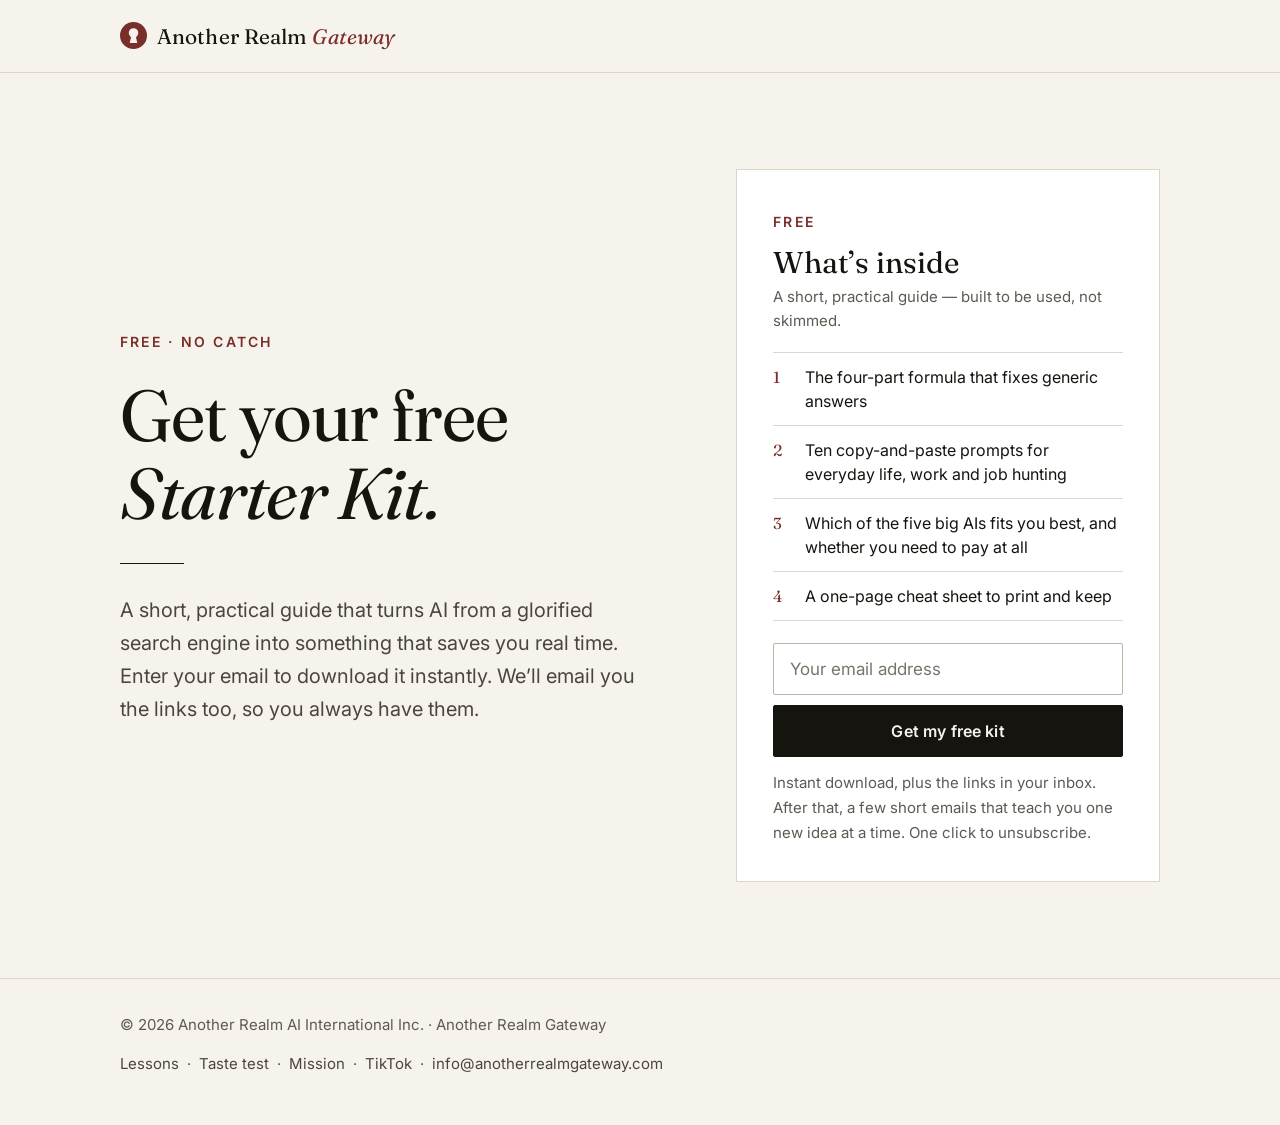
<file: starter.html>
<!DOCTYPE html>
<html lang="en">
<head>
<meta charset="UTF-8">
<meta name="viewport" content="width=device-width, initial-scale=1.0, viewport-fit=cover">
<meta name="theme-color" content="#F6F3EC">
<title>Get the free AI Starter Kit — Another Realm Gateway</title>
<meta name="description" content="The free AI Starter Kit: the four-part formula, ten copy-and-paste prompts, an honest tool comparison and a one-page cheat sheet.">
<meta property="og:title" content="Get the free AI Starter Kit — Another Realm Gateway">
<meta property="og:description" content="The free AI Starter Kit: the four-part formula, ten copy-and-paste prompts, an honest tool comparison and a one-page cheat sheet.">
<meta property="og:url" content="https://anotherrealmgateway.com/starter">
<meta property="og:type" content="website">
<meta property="og:image" content="https://anotherrealmgateway.com/og-image.png">
<meta property="og:image:width" content="1200">
<meta property="og:image:height" content="630">
<meta property="og:image:alt" content="Another Realm Gateway — free AI lessons for everyday people">
<meta property="og:site_name" content="Another Realm Gateway">
<meta name="twitter:card" content="summary_large_image">
<meta name="twitter:image" content="https://anotherrealmgateway.com/og-image.png">
<meta name="robots" content="noindex">
<link rel="preconnect" href="https://fonts.googleapis.com"><link rel="preconnect" href="https://fonts.gstatic.com" crossorigin><link href="https://fonts.googleapis.com/css2?family=Fraunces:ital,opsz,wght@0,9..144,400;0,9..144,500;1,9..144,400&family=Inter:wght@400;500;600&display=swap" rel="stylesheet">
<link rel="stylesheet" href="/assets/site.css">
<link rel="icon" type="image/png" sizes="32x32" href="/favicon-32.png">
<link rel="icon" type="image/png" sizes="512x512" href="/favicon-512.png">
<link rel="apple-touch-icon" sizes="180x180" href="/favicon-180.png">
<link rel="shortcut icon" href="/favicon.ico">

</head>
<body><header class="site-head"><div class="wrap"><a class="wordmark" href="/"><svg class="mark" viewBox="0 0 100 100" aria-hidden="true" focusable="false"><circle cx="50" cy="50" r="50" fill="#7A2E2A"/><circle cx="50" cy="40.5" r="17.5" fill="#F6F3EC"/><path d="M42.2 49.6 L57.8 49.6 L64 77.5 L36 77.5 Z" fill="#F6F3EC"/></svg><span class="wm-t"><span class="wm-a">Another Realm </span><em>Gateway</em></span></a><button class="menu-btn" type="button" aria-expanded="false" aria-controls="mnav" aria-label="Menu"><span></span></button>
</div>
<div class="mobile-nav" id="mnav"><div class="wrap">
<a href="/learn">Lessons</a>
<a href="/#kit">The Kit</a>
<a href="/taste-test">Taste test</a>
<a href="/mission">Mission</a>
</div></div>
</header>
<main><section class="hero" style="padding:0"><div class="wrap">
  <div>
    <span class="label">Free · No catch</span>
    <h1>Get your free <em class="i">Starter Kit.</em></h1>
    <div class="rule"></div>
    <p class="lede">A short, practical guide that turns AI from a glorified search engine into something that saves you real time. Enter your email to download it instantly. We&rsquo;ll email you the links too, so you always have them.</p>
  </div>
  <div class="card" id="kit">
<span class="label">Free</span>
<div class="card-title">What&rsquo;s inside</div>
<p class="small">A short, practical guide &mdash; built to be used, not skimmed.</p>
<ul class="list"><li><span class="n">1</span>The four-part formula that fixes generic answers</li><li><span class="n">2</span>Ten copy-and-paste prompts for everyday life, work and job hunting</li><li><span class="n">3</span>Which of the five big AIs fits you best, and whether you need to pay at all</li><li><span class="n">4</span>A one-page cheat sheet to print and keep</li></ul>
<form data-lead data-source="web:starter" novalidate>
<label for="email-web:starter" class="small" style="position:absolute;left:-9999px">Email address</label>
<input type="email" id="email-web:starter" placeholder="Your email address" autocomplete="email" inputmode="email" required>
<input type="text" class="hp" tabindex="-1" autocomplete="off" aria-hidden="true">
<button class="btn" type="submit">Get my free kit</button>
</form>
<div class="msg ok" role="status"></div>
<div class="msg err" role="alert"></div>
<p class="small" style="margin-top:14px">Instant download, plus the links in your inbox. After that, a few short emails that teach you one new idea at a time. One click to unsubscribe.</p>
</div>
</div></section></main>
<footer class="site-foot"><div class="wrap">
<span>© <span id="yr">2026</span> Another Realm AI International Inc. · Another Realm Gateway</span>
<span><a href="/learn">Lessons</a> &nbsp;&middot;&nbsp; <a href="/taste-test">Taste test</a> &nbsp;&middot;&nbsp; <a href="/mission">Mission</a> &nbsp;&middot;&nbsp; <a href="https://www.tiktok.com/@argateway" target="_blank" rel="noopener">TikTok</a> &nbsp;&middot;&nbsp; <a href="mailto:info@anotherrealmgateway.com">info@anotherrealmgateway.com</a></span></div></footer><script src="/assets/lead.js" defer></script><script>(function(){var b=document.querySelector(".menu-btn"),m=document.getElementById("mnav");if(!b||!m)return;b.addEventListener("click",function(){var o=m.classList.toggle("open");b.setAttribute("aria-expanded",o?"true":"false")})})();</script>
</body></html>
</file>
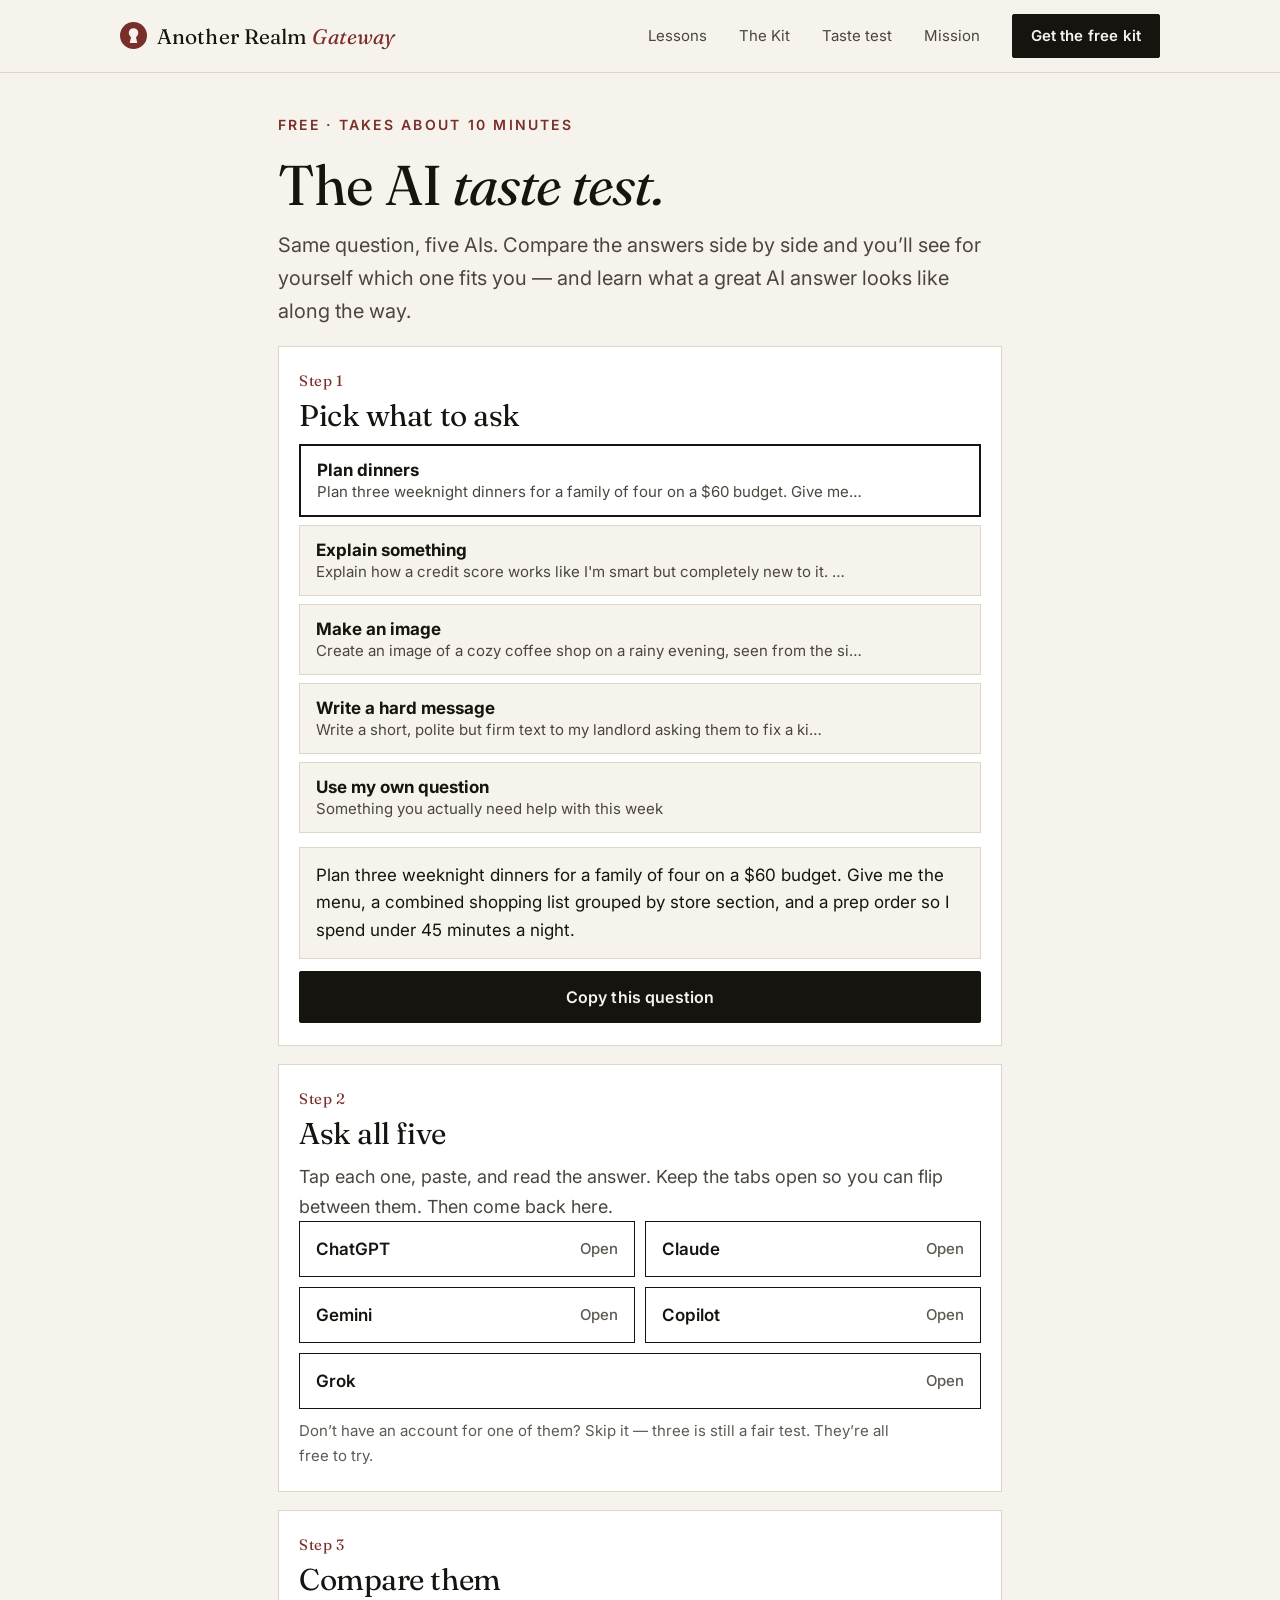
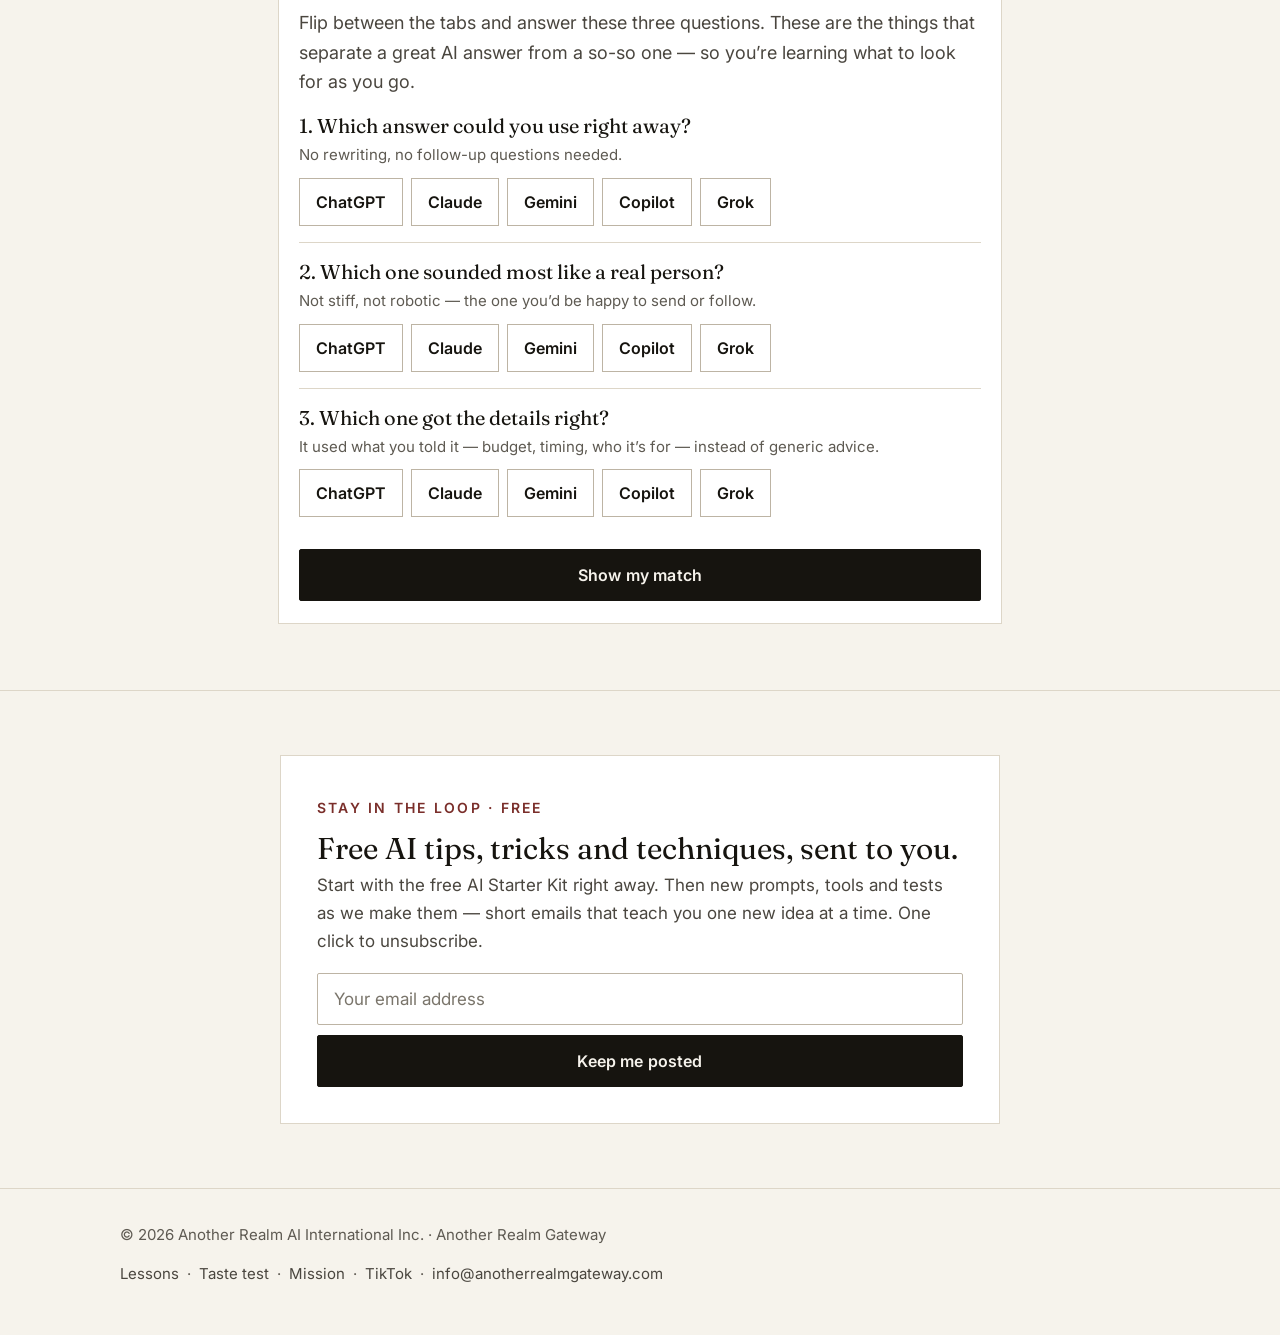
<file: taste-test.html>
<!DOCTYPE html>
<html lang="en">
<head>
<meta charset="UTF-8">
<meta name="viewport" content="width=device-width, initial-scale=1.0, viewport-fit=cover">
<meta name="theme-color" content="#F6F3EC">
<title>The AI taste test — Another Realm Gateway</title>
<meta name="description" content="Ask ChatGPT, Claude, Gemini, Copilot and Grok the same question, compare the answers side by side, and find the AI that fits you.">
<meta property="og:title" content="The AI taste test — Another Realm Gateway">
<meta property="og:description" content="Ask ChatGPT, Claude, Gemini, Copilot and Grok the same question, compare the answers side by side, and find the AI that fits you.">
<meta property="og:url" content="https://anotherrealmgateway.com/taste-test">
<meta property="og:type" content="website">
<meta property="og:image" content="https://anotherrealmgateway.com/og-image.png">
<meta property="og:image:width" content="1200">
<meta property="og:image:height" content="630">
<meta property="og:image:alt" content="Another Realm Gateway — free AI lessons for everyday people">
<meta property="og:site_name" content="Another Realm Gateway">
<meta name="twitter:card" content="summary_large_image">
<meta name="twitter:image" content="https://anotherrealmgateway.com/og-image.png">

<link rel="preconnect" href="https://fonts.googleapis.com"><link rel="preconnect" href="https://fonts.gstatic.com" crossorigin><link href="https://fonts.googleapis.com/css2?family=Fraunces:ital,opsz,wght@0,9..144,400;0,9..144,500;1,9..144,400&family=Inter:wght@400;500;600&display=swap" rel="stylesheet">
<link rel="stylesheet" href="/assets/site.css">
<link rel="icon" type="image/png" sizes="32x32" href="/favicon-32.png">
<link rel="icon" type="image/png" sizes="512x512" href="/favicon-512.png">
<link rel="apple-touch-icon" sizes="180x180" href="/favicon-180.png">
<link rel="shortcut icon" href="/favicon.ico">
<style>
.tw{max-width:760px;margin:0 auto;padding:36px 18px 48px}
.step{background:var(--paper);border:1px solid var(--rule);padding:22px 20px;margin:18px 0}
.snum{font-family:var(--serif);font-size:15px;color:var(--accent);letter-spacing:.04em}
.step h2{font-size:clamp(24px,5vw,30px);margin:6px 0 12px}
.qopt{display:block;width:100%;text-align:left;background:var(--bg);border:1px solid var(--rule);padding:14px 16px;margin:8px 0;cursor:pointer;font-family:var(--sans);color:var(--body);min-height:48px}
.qopt b{display:block;color:var(--ink);font-size:17px;margin-bottom:2px}
.qopt span{font-size:15px}
.qopt.on{border:2px solid var(--ink);background:#fff}
textarea#own{width:100%;min-height:96px;border:1px solid #BDB4A4;padding:12px 14px;font-family:var(--sans);font-size:17px;color:var(--ink);margin-top:8px;border-radius:2px}
.qshow{font-size:17px;line-height:1.6;color:var(--ink);background:var(--bg);border:1px solid var(--rule);padding:14px 16px;margin:14px 0 12px}
.aigrid{display:grid;grid-template-columns:1fr 1fr;gap:10px}
.aigrid a:last-child:nth-child(odd){grid-column:1/-1}
@media (max-width:360px){.aigrid{grid-template-columns:1fr}.aigrid a:last-child:nth-child(odd){grid-column:auto}}
.aibtn{display:flex;justify-content:space-between;align-items:center;min-height:56px;padding:0 16px;border:1px solid var(--ink);background:#fff;color:var(--ink);text-decoration:none;font-weight:600;font-size:17px}
.aibtn .aist{font-size:15px;color:var(--muted);font-weight:500;white-space:nowrap}
.aibtn.done{background:var(--ink);color:var(--bg)}
.aibtn.done .aist{color:#D9D3C7}
.hint{font-size:15px;color:var(--muted);margin-top:10px}
.crit{padding:16px 0;border-bottom:1px solid var(--rule)}
.crit:last-of-type{border-bottom:0}
.cq{font-family:var(--serif);font-size:20px;line-height:1.3;color:var(--ink);margin-bottom:4px}
.cwhy{font-size:15px;color:var(--muted);margin-bottom:10px}
.chips{display:flex;flex-wrap:wrap;gap:8px}
.chip{min-height:48px;padding:0 16px;border:1px solid #BDB4A4;background:#fff;font-family:var(--sans);font-size:16px;font-weight:600;color:var(--ink);cursor:pointer}
.chip.on{background:var(--ink);color:var(--bg);border-color:var(--ink)}
.imgnote{display:none;font-size:15px;border-left:3px solid var(--accent);padding:4px 0 4px 12px;margin:4px 0 10px;color:var(--body)}
.tally{font-size:16px;color:var(--muted);margin:0 0 12px}
.nextbox{background:var(--bg);border:1px solid var(--rule);padding:14px 16px;margin:14px 0;font-size:16px}
.nextbox b{color:var(--ink)}
.result{display:none;border:2px solid var(--ink);background:#fff;padding:24px 20px;margin:18px 0}
.result .label{margin-bottom:6px}
.result h2{margin:4px 0 10px;font-size:clamp(28px,6vw,38px)}
.result p{font-size:17px}
.tool-note{font-size:16px;border-left:3px solid var(--accent);padding-left:12px;margin:14px 0}
</style>
</head>
<body><header class="site-head"><div class="wrap">
<a class="wordmark" href="/"><svg class="mark" viewBox="0 0 100 100" aria-hidden="true" focusable="false"><circle cx="50" cy="50" r="50" fill="#7A2E2A"/><circle cx="50" cy="40.5" r="17.5" fill="#F6F3EC"/><path d="M42.2 49.6 L57.8 49.6 L64 77.5 L36 77.5 Z" fill="#F6F3EC"/></svg><span class="wm-t"><span class="wm-a">Another Realm </span><em>Gateway</em></span></a>
<button class="menu-btn" type="button" aria-expanded="false" aria-controls="mnav" aria-label="Menu"><span></span></button>
<nav class="nav" aria-label="Main">
<a class="hide-m" href="/learn">Lessons</a>
<a class="hide-m" href="/#kit">The Kit</a>
<a class="hide-m" href="/taste-test">Taste test</a>
<a class="hide-m" href="/mission">Mission</a>
<a class="btn sm" href="/#kit"><span class="long">Get the free kit</span><span class="short">Free kit</span></a>
</nav>
</div>
<div class="mobile-nav" id="mnav"><div class="wrap">
<a href="/learn">Lessons</a>
<a href="/#kit">The Kit</a>
<a href="/taste-test">Taste test</a>
<a href="/mission">Mission</a>
</div></div>
</header>
<main class="tw">
<span class="label">Free · Takes about 10 minutes</span>
<h1 style="font-size:clamp(36px,8vw,56px);margin:16px 0 14px">The AI <em class="i">taste test.</em></h1>
<p class="lede">Same question, five AIs. Compare the answers side by side and you&rsquo;ll see for yourself which one fits you &mdash; and learn what a great AI answer looks like along the way.</p>

<section class="step" style="padding-top:22px"><div class="snum">Step 1</div><h2>Pick what to ask</h2>
<button class="qopt on" type="button" data-q="dinner"><b>Plan dinners</b><span>Plan three weeknight dinners for a family of four on a $60 budget. Give me&hellip;</span></button><button class="qopt" type="button" data-q="credit"><b>Explain something</b><span>Explain how a credit score works like I'm smart but completely new to it. &hellip;</span></button><button class="qopt" type="button" data-q="image"><b>Make an image</b><span>Create an image of a cozy coffee shop on a rainy evening, seen from the si&hellip;</span></button><button class="qopt" type="button" data-q="text"><b>Write a hard message</b><span>Write a short, polite but firm text to my landlord asking them to fix a ki&hellip;</span></button>
<button class="qopt" type="button" data-q="own"><b>Use my own question</b><span>Something you actually need help with this week</span></button>
<textarea id="own" placeholder="Type your question here…" style="display:none"></textarea>
<div class="qshow" id="qshow"></div>
<p class="imgnote" id="imgnote"><b>Heads-up:</b> Claude can&rsquo;t make photos &mdash; it will draw a simple picture with code instead, or tell you it can&rsquo;t. That difference is part of the test. Free plans also limit how many images you can make each day.</p>
<button class="btn" id="copyq" type="button" style="width:100%">Copy this question</button>
</section>

<section class="step"><div class="snum">Step 2</div><h2>Ask all five</h2>
<p>Tap each one, paste, and read the answer. Keep the tabs open so you can flip between them. Then come back here.</p>
<div class="aigrid"><a class="aibtn" href="https://chatgpt.com" target="_blank" rel="noopener" data-ai="chatgpt"><span class="ainame">ChatGPT</span><span class="aist">Open</span></a><a class="aibtn" href="https://claude.ai" target="_blank" rel="noopener" data-ai="claude"><span class="ainame">Claude</span><span class="aist">Open</span></a><a class="aibtn" href="https://gemini.google.com" target="_blank" rel="noopener" data-ai="gemini"><span class="ainame">Gemini</span><span class="aist">Open</span></a><a class="aibtn" href="https://copilot.microsoft.com" target="_blank" rel="noopener" data-ai="copilot"><span class="ainame">Copilot</span><span class="aist">Open</span></a><a class="aibtn" href="https://grok.com" target="_blank" rel="noopener" data-ai="grok"><span class="ainame">Grok</span><span class="aist">Open</span></a></div>
<p class="hint">Don&rsquo;t have an account for one of them? Skip it &mdash; three is still a fair test. They&rsquo;re all free to try.</p>
</section>

<section class="step"><div class="snum">Step 3</div><h2>Compare them</h2>
<p>Flip between the tabs and answer these three questions. These are the things that separate a great AI answer from a so-so one &mdash; so you&rsquo;re learning what to look for as you go.</p>
<div id="crits"></div>
<button class="btn" id="reveal" type="button" style="width:100%;margin-top:16px">Show my match</button>
</section>

<section class="result" id="result" aria-live="polite">
<span class="label">Your match</span>
<h2 id="wname"></h2>
<p class="tally" id="tally"></p>
<p id="wtext"></p>
<div class="tool-note" id="wnote"></div>
<div class="nextbox" id="wnext"></div>
<p>Want answers this good every time? The free AI Starter Kit has ten copy-and-paste prompts built to get them.</p>
<a class="btn" href="#signup" style="width:100%;margin-top:6px">Get the free Starter Kit</a>
<button class="btn" id="again" type="button" style="width:100%;margin-top:10px;background:#fff;color:var(--ink)">Try a different kind of question</button>
<div class="sharebar" style="margin-top:18px" data-share data-title="Which AI is right for you?" data-text="Try this: ask 5 different AIs the same thing and see which one sounds most like you. Takes about 5 minutes:"></div>
</section>
</main>
<section class="signup" id="signup"><div class="wrap"><div class="card bandcard">
<span class="label">Stay in the loop · Free</span>
<div class="card-title">Free AI tips, tricks and techniques, sent to you.</div>
<p class="bandsub">Start with the free AI Starter Kit right away. Then new prompts, tools and tests as we make them &mdash; short emails that teach you one new idea at a time. One click to unsubscribe.</p>
<form data-lead data-source="web:starter" novalidate>
<label for="email-band" style="position:absolute;left:-9999px">Email address</label>
<input type="email" id="email-band" placeholder="Your email address" autocomplete="email" inputmode="email" required>
<input type="text" class="hp" tabindex="-1" autocomplete="off" aria-hidden="true">
<button class="btn" type="submit">Keep me posted</button>
</form>
<div class="msg ok" role="status"></div>
<div class="msg err" role="alert"></div>
</div></div></section><footer class="site-foot"><div class="wrap">
<span>© <span id="yr">2026</span> Another Realm AI International Inc. · Another Realm Gateway</span>
<span><a href="/learn">Lessons</a> &nbsp;&middot;&nbsp; <a href="/taste-test">Taste test</a> &nbsp;&middot;&nbsp; <a href="/mission">Mission</a> &nbsp;&middot;&nbsp; <a href="https://www.tiktok.com/@argateway" target="_blank" rel="noopener">TikTok</a> &nbsp;&middot;&nbsp; <a href="mailto:info@anotherrealmgateway.com">info@anotherrealmgateway.com</a></span></div></footer><script src="/assets/lead.js" defer></script><script src="/assets/share.js" defer></script><script>
var Q={"dinner":"Plan three weeknight dinners for a family of four on a $60 budget. Give me the menu, a combined shopping list grouped by store section, and a prep order so I spend under 45 minutes a night.","credit":"Explain how a credit score works like I'm smart but completely new to it. Then give me three realistic ways to raise mine over the next 12 months, and one common mistake to avoid.","image":"Create an image of a cozy coffee shop on a rainy evening, seen from the sidewalk through the front window. Warm light inside, a few people reading, and a chalkboard sign in the window that says OPEN LATE. Make it look like a real photo.","text":"Write a short, polite but firm text to my landlord asking them to fix a kitchen faucet that has been leaking for two weeks. I've asked once already. Give me two versions: one friendly, one more direct."}, cur="dinner", picks={};
var NAMES={chatgpt:"ChatGPT",claude:"Claude",gemini:"Gemini",copilot:"Copilot",grok:"Grok"};
var CRIT={
 text:[["Which answer could you use right away?","No rewriting, no follow-up questions needed."],
       ["Which one sounded most like a real person?","Not stiff, not robotic &mdash; the one you&rsquo;d be happy to send or follow."],
       ["Which one got the details right?","It used what you told it &mdash; budget, timing, who it&rsquo;s for &mdash; instead of generic advice."]],
 image:[["Which image is closest to what you pictured?","Go with your gut &mdash; the one you&rsquo;d actually use."],
        ["Which one followed the instructions best?","Rainy evening, view through the window, people reading."],
        ["Which one got the sign right?","Spelling words correctly inside an image is still hard for AI. Look closely."]]};
var NOTES={
 text:{chatgpt:"The all-rounder. A strong free plan for everyday chat, plus images and voice.",
  claude:"Known for writing that sounds human and for handling long documents carefully.",
  gemini:"Lives inside Google &mdash; handy if your email and documents are already in Gmail and Docs.",
  copilot:"Built into Microsoft &mdash; worth a look if your work runs on Word, Excel and Outlook.",
  grok:"Made by xAI and wired into X &mdash; worth a look if you want a take on what&rsquo;s happening right now."},
 image:{chatgpt:"Good at following detailed instructions, including words inside the picture.",
  claude:"Doesn&rsquo;t make photos &mdash; but it&rsquo;s strong at diagrams, simple graphics and code-drawn pictures.",
  gemini:"Quick, and handy for editing a photo you upload (&ldquo;make the sky sunset orange&rdquo;).",
  copilot:"Free image making built in, and it&rsquo;s already on most Windows computers.",
  grok:"Bold, eye-catching images &mdash; good when you want something that stands out."}};
var NEXT={
 text:"<b>Try this next:</b> use your match for everything this week before you switch. Then come back and run the taste test with a different kind of question &mdash; the winner often changes.",
 image:"<b>Try this next:</b> ask your match to change one thing about its image (&ldquo;same picture, but at sunrise&rdquo;). How well an AI <i>edits</i> its own work matters as much as the first try."};
function mode(){return cur==="image"?"image":"text";}
function qtext(){return cur==="own"?document.getElementById("own").value.trim():Q[cur];}
function show(){var t=qtext();document.getElementById("qshow").textContent=t||"Type your question above.";
 document.getElementById("imgnote").style.display=cur==="image"?"block":"none";}
function buildCrit(){picks={};var h="";CRIT[mode()].forEach(function(c,i){
 h+='<div class="crit" data-i="'+i+'"><div class="cq">'+(i+1)+'. '+c[0]+'</div><div class="cwhy">'+c[1]+'</div><div class="chips">'+
 Object.keys(NAMES).map(function(k){return '<button type="button" class="chip" data-ai="'+k+'">'+NAMES[k]+'</button>'}).join("")+'</div></div>';});
 var box=document.getElementById("crits");box.innerHTML=h;
 box.querySelectorAll(".crit").forEach(function(r){r.querySelectorAll(".chip").forEach(function(b){b.addEventListener("click",function(){
  r.querySelectorAll(".chip").forEach(function(x){x.classList.remove("on")});b.classList.add("on");picks[r.dataset.i]=b.dataset.ai;})})});
 document.getElementById("result").style.display="none";}
document.querySelectorAll(".qopt").forEach(function(b){b.addEventListener("click",function(){
 var was=mode();document.querySelectorAll(".qopt").forEach(function(x){x.classList.remove("on")});b.classList.add("on");cur=b.dataset.q;
 document.getElementById("own").style.display=cur==="own"?"block":"none";if(cur==="own")document.getElementById("own").focus();show();if(mode()!==was)buildCrit();})});
document.getElementById("own").addEventListener("input",show);
document.getElementById("copyq").addEventListener("click",function(){var b=this,t=qtext();if(!t)return;
 function done(ok){b.textContent=ok?"Copied — now open each AI below":"Press and hold the question to copy it";setTimeout(function(){b.textContent="Copy this question"},3000);}
 if(navigator.clipboard&&window.isSecureContext){navigator.clipboard.writeText(t).then(function(){done(true)},function(){done(false)});}
 else{var a=document.createElement("textarea");a.value=t;document.body.appendChild(a);a.select();var ok=false;try{ok=document.execCommand("copy")}catch(e){}a.remove();done(ok);}});
document.querySelectorAll(".aibtn").forEach(function(a){a.addEventListener("click",function(){a.classList.add("done");a.querySelector(".aist").textContent="Opened ✓";})});
document.getElementById("reveal").addEventListener("click",function(){
 var res=document.getElementById("result"),m=mode(),vals=Object.keys(picks).map(function(k){return picks[k]});
 var W=document.getElementById("wname"),T=document.getElementById("wtext"),N=document.getElementById("wnote"),X=document.getElementById("wnext"),L=document.getElementById("tally");
 if(!vals.length){W.textContent="Answer at least one question first";L.textContent="";T.textContent="Tap the AI that did best for each question above.";N.style.display="none";X.style.display="none";res.style.display="block";return;}
 var c={};vals.forEach(function(v){c[v]=(c[v]||0)+1});var top=Math.max.apply(null,Object.keys(c).map(function(k){return c[k]}));
 var win=Object.keys(c).filter(function(k){return c[k]===top});N.style.display="block";X.style.display="block";X.innerHTML=NEXT[m];
 L.textContent=Object.keys(c).sort(function(a,b){return c[b]-c[a]}).map(function(k){return NAMES[k]+": "+c[k]+" of "+vals.length}).join(" · ");
 if(win.length===1){W.textContent=NAMES[win[0]];
  T.textContent=(m==="image"?"For images, ":"For this kind of question, ")+NAMES[win[0]]+" came out on top. Here’s what it’s known for:";
  N.innerHTML=NOTES[m][win[0]];}
 else{W.textContent="A split: "+win.map(function(k){return NAMES[k]}).join(" & ");
  T.textContent="Each one won something. That’s normal — different AIs are good at different things. Here’s what each is known for:";
  N.innerHTML=win.map(function(k){return "<b>"+NAMES[k]+":</b> "+NOTES[m][k]}).join("<br>");}
 res.style.display="block";res.scrollIntoView({behavior:"smooth",block:"start"});});
document.getElementById("again").addEventListener("click",function(){document.getElementById("result").style.display="none";
 document.querySelector(".step").scrollIntoView({behavior:"smooth",block:"start"});});
buildCrit();show();var y=document.getElementById("yr");if(y)y.textContent=new Date().getFullYear();
</script><script>(function(){var b=document.querySelector(".menu-btn"),m=document.getElementById("mnav");if(!b||!m)return;b.addEventListener("click",function(){var o=m.classList.toggle("open");b.setAttribute("aria-expanded",o?"true":"false")})})();</script>
</body></html>
</file>
<file: assets/site.css>
/* Another Realm Gateway — Editorial system (Direction D, 2026-09-20)
   Readability standards: body 18px, nothing below 14px, text contrast >= 7:1 (secondary >= 4.5:1),
   buttons >= 48px tall with 16px text, line length <= ~70ch. */
:root{
  --bg:#F6F3EC;        /* ivory page */
  --paper:#FFFFFF;     /* cards */
  --ink:#16140F;       /* headlines, buttons — 16.6:1 on ivory */
  --body:#4A463F;      /* body copy — 8.5:1 */
  --muted:#5E5A52;     /* secondary text >=15px only — 6.2:1 */
  --accent:#7A2E2A;    /* oxblood — 8.4:1 */
  --rule:#DDD6C8;
  --soft:#EFE9DD;      /* subtle fills */
  --mark:#F1E6E2;      /* highlight behind placeholders — ink 15:1 */
  --ok-bg:#E8F1EA; --ok-fg:#1F4D2C;
  --err-bg:#F6E7E4; --err-fg:#7A2E2A;
  --serif:'Fraunces',Georgia,'Times New Roman',serif;
  --sans:'Inter',-apple-system,BlinkMacSystemFont,'Segoe UI',Roboto,sans-serif;
  --wrap:1120px;
}
*,*::before,*::after{box-sizing:border-box;margin:0;padding:0}
html{-webkit-text-size-adjust:100%;scroll-behavior:smooth}
body{background:var(--bg);color:var(--body);font-family:var(--sans);font-size:18px;line-height:1.65;-webkit-font-smoothing:antialiased;text-rendering:optimizeLegibility}
a{color:var(--accent);text-underline-offset:3px}
h1,h2,h3{font-family:var(--serif);color:var(--ink);font-weight:400;letter-spacing:-.015em;line-height:1.08}
h1{font-size:clamp(40px,6.2vw,72px)}
h2{font-size:clamp(30px,4.2vw,46px)}
h3{font-size:clamp(21px,2.2vw,24px);line-height:1.2}
em.i{font-style:italic}
p{max-width:68ch}
.wrap{width:100%;max-width:var(--wrap);margin:0 auto;padding:0 clamp(20px,5vw,40px)}
.label{font-family:var(--sans);font-size:14px;font-weight:600;letter-spacing:.16em;text-transform:uppercase;color:var(--accent)}
.lede{font-size:clamp(18px,1.9vw,20px);color:var(--body);line-height:1.65}
.small{font-size:15px;color:var(--muted)}
.rule{width:64px;height:1px;background:var(--ink);margin:30px 0}

/* header */
.site-head{background:var(--bg);border-bottom:1px solid var(--rule);position:sticky;top:0;z-index:40}
.site-head .wrap{display:flex;align-items:center;gap:20px;min-height:72px}
.wordmark{font-family:var(--serif);font-size:21px;color:var(--ink);text-decoration:none;letter-spacing:.005em;white-space:nowrap}
.wordmark em{font-style:italic;color:var(--accent)}
.nav{margin-left:auto;display:flex;align-items:center;gap:clamp(16px,2.6vw,32px);font-size:15px}
.nav a{color:var(--body);text-decoration:none}
.nav a:hover{color:var(--ink);text-decoration:underline}
.nav .btn{color:var(--bg)}

/* buttons */
.btn{white-space:nowrap;display:inline-flex;align-items:center;justify-content:center;min-height:52px;padding:0 26px;background:var(--ink);color:var(--bg);font-family:var(--sans);font-size:16px;font-weight:600;letter-spacing:.01em;text-decoration:none;border:1px solid var(--ink);border-radius:2px;cursor:pointer;transition:background .15s,color .15s}
.btn:hover{background:#2A2720}
.btn.sm{min-height:44px;padding:0 18px;font-size:15px}
.btn.line{background:transparent;color:var(--ink)}
.btn.line:hover{background:var(--ink);color:var(--bg)}
.btn:focus-visible,a:focus-visible,input:focus-visible{outline:3px solid var(--accent);outline-offset:2px}

/* sections */
section{padding:clamp(64px,9vw,112px) 0}
.sec-head{max-width:40ch;margin-bottom:clamp(30px,4vw,48px)}
.sec-head h2{margin:14px 0 16px}
.band{background:var(--paper);border-top:1px solid var(--rule);border-bottom:1px solid var(--rule)}
.dark{background:var(--ink);color:#D9D3C7}
.dark h2{color:var(--bg)}

/* hero */
.hero .wrap{display:grid;grid-template-columns:1.12fr .88fr;gap:clamp(36px,6vw,88px);align-items:center;padding-top:clamp(56px,8vw,96px);padding-bottom:clamp(56px,8vw,96px)}
.hero h1{margin:22px 0 0}
.hero .cta-row{display:flex;flex-wrap:wrap;gap:12px;margin-top:34px}

/* kit card / form */
.card{background:var(--paper);border:1px solid var(--rule);padding:clamp(24px,3vw,36px)}
.card h2,.card h3{margin:10px 0 6px}
.card .card-title{font-family:var(--serif);font-size:30px;color:var(--ink);line-height:1.1;margin:10px 0 6px}
.list{list-style:none;margin:18px 0 22px;border-bottom:1px solid var(--rule)}
.list li{display:flex;gap:14px;padding:12px 0;border-top:1px solid var(--rule);font-size:16px;color:var(--ink);line-height:1.5}
.list li .n{font-family:var(--serif);color:var(--accent);min-width:18px}
form{display:flex;flex-direction:column;gap:10px}
input[type=email]{width:100%;min-height:52px;padding:0 16px;border:1px solid #BDB4A4;border-radius:2px;background:#fff;font-family:var(--sans);font-size:17px;color:var(--ink)}
input[type=email]::placeholder{color:#7A756B}
input[type=email]:focus{border-color:var(--ink)}
.hp{position:absolute;left:-9999px;opacity:0;height:0;width:0}
.msg{display:none;font-size:16px;padding:14px 16px;border-radius:2px;line-height:1.55}
.msg.ok{background:var(--ok-bg);color:var(--ok-fg)}
.msg.err{background:var(--err-bg);color:var(--err-fg)}
.msg a{color:inherit;font-weight:600}

/* grid cards */
.cols3{display:grid;grid-template-columns:repeat(3,1fr);gap:0;border-top:1px solid var(--rule)}
.cols3>div{padding:30px 28px 8px 0;border-right:1px solid var(--rule);margin-right:28px}
.cols3>div:last-child{border-right:0;margin-right:0}
.cols3 .n{font-family:var(--serif);font-size:18px;color:var(--accent);margin-bottom:10px}
.cols3 h3{margin-bottom:10px}
.cols3 p{font-size:17px}

/* demo */
.demo{display:grid;grid-template-columns:.85fr 1.15fr;gap:clamp(16px,2.6vw,28px);align-items:stretch}
.dbox{border:1px solid var(--rule);background:var(--paper);padding:clamp(22px,2.6vw,30px);display:flex;flex-direction:column}
.dbox .label{margin-bottom:14px}
.dbox.before .label{color:var(--muted)}
.dbox .txt{font-family:ui-monospace,SFMono-Regular,Menlo,Consolas,monospace;font-size:16px;line-height:1.6;color:var(--ink);background:var(--bg);border:1px solid var(--rule);padding:16px 18px}
.dbox.before .txt{color:var(--muted);border-style:dashed}
.dbox .txt b{color:var(--accent);font-weight:600}
.dbox .out{font-size:16px;margin-top:16px}
.dbox .out strong{color:var(--ink)}

/* ladder */
.ladder{border-top:1px solid var(--rule)}
.rung{display:grid;grid-template-columns:150px 1fr auto;gap:clamp(18px,3vw,36px);align-items:center;padding:28px 0;border-bottom:1px solid var(--rule)}
.rung .price{font-family:var(--serif);font-size:40px;color:var(--ink);line-height:1}
.rung .price small{display:block;font-family:var(--sans);font-size:14px;letter-spacing:.12em;text-transform:uppercase;color:var(--muted);margin-top:8px}
.rung h3{margin-bottom:8px}
.rung p{font-size:17px}
.status{font-size:14px;font-weight:600;letter-spacing:.1em;text-transform:uppercase;color:var(--muted);border:1px solid var(--rule);padding:10px 14px;white-space:nowrap}

/* two-col prose */
.two{display:grid;grid-template-columns:1fr 1fr;gap:clamp(28px,6vw,72px)}
.two h2{margin-bottom:18px}
.two p{margin-bottom:16px}

/* prose page */
.prose{max-width:66ch}
.prose h2{margin:0 0 18px}
.prose p{margin-bottom:18px}
.prose p strong{color:var(--ink);font-weight:600}
.pull{font-family:var(--serif);font-style:italic;font-size:clamp(24px,3.2vw,32px);line-height:1.3;color:var(--ink);border-left:2px solid var(--accent);padding-left:clamp(18px,2.4vw,28px);margin:40px 0;max-width:28ch}

/* footer */
.site-foot{border-top:1px solid var(--rule);padding:34px 0 48px;font-size:15px;color:var(--muted)}
.site-foot .wrap{display:flex;flex-wrap:wrap;gap:14px;justify-content:space-between;align-items:center}
.site-foot a{color:var(--body);text-decoration:none}
.site-foot a:hover{color:var(--ink);text-decoration:underline}

@media (max-width:880px){
  body{font-size:17px}
  .hero .wrap,.demo,.two{grid-template-columns:1fr}
  .cols3{grid-template-columns:1fr}
  .cols3>div{border-right:0;margin-right:0;border-bottom:1px solid var(--rule);padding:24px 0}
  .cols3>div:last-child{border-bottom:0}
  .rung{grid-template-columns:1fr;gap:10px}
  .rung .status,.rung .btn{justify-self:start}
  .nav .hide-m{display:none}
  .nav .long{display:none}
  .wordmark{font-size:19px}
}

.nav .short{display:none}
@media (max-width:880px){.nav .short{display:inline}}
/* signup band (every page) */
.signup{padding:clamp(40px,6vw,64px) 0;border-top:1px solid var(--rule)}
.bandcard{max-width:720px;margin:0 auto}
.bandsub{font-size:17px;margin:4px 0 18px}
/* very small phones (≤360px) */
@media (max-width:360px){
  .wordmark{font-size:17px}
  .btn.sm{padding:0 12px;font-size:14px}
  .site-head .wrap{gap:10px}
}

/* Mobile menu (2026-09-29). Nav links are hidden below 880px by .hide-m,
   which left phones with no navigation at all. The toggle below reveals
   them in a panel under the sticky header. Desktop is untouched. */
.menu-btn{display:none;align-items:center;justify-content:center;width:46px;height:46px;margin-left:auto;
  background:transparent;border:1px solid var(--rule);border-radius:4px;cursor:pointer;padding:0}
.menu-btn span{display:block;width:20px;height:2px;background:var(--ink);position:relative}
.menu-btn span::before,.menu-btn span::after{content:"";position:absolute;left:0;width:20px;height:2px;background:var(--ink)}
.menu-btn span::before{top:-6px}.menu-btn span::after{top:6px}
.menu-btn[aria-expanded="true"] span{background:transparent}
.menu-btn[aria-expanded="true"] span::before{top:0;transform:rotate(45deg)}
.menu-btn[aria-expanded="true"] span::after{top:0;transform:rotate(-45deg)}
.mobile-nav{display:none;border-top:1px solid var(--rule);background:var(--bg)}
.mobile-nav.open{display:block}
.mobile-nav .wrap{display:block;min-height:0;padding-top:4px;padding-bottom:10px}
.mobile-nav a{display:block;padding:15px 0;font-size:17px;color:var(--ink);text-decoration:none;border-bottom:1px solid var(--rule)}
.mobile-nav a:last-child{border-bottom:0}
@media (max-width:880px){
  .menu-btn{display:flex;margin-left:auto;flex:0 0 auto}
  /* header is wordmark + burger + kit button; keep all three inside 320px */
  .site-head .wrap{gap:10px;flex-wrap:nowrap}
  .wordmark{flex:0 1 auto;min-width:0}
  .nav{margin-left:0;flex:0 0 auto;gap:8px}
  .btn.sm{padding:0 12px;font-size:14px;white-space:nowrap}
}
@media (max-width:420px){
  .wordmark{font-size:17px}
  .menu-btn{width:42px;height:42px}
}
@media (min-width:881px){.mobile-nav{display:none !important}}

/* Keyhole mark in the wordmark (2026-10-01). The anchor becomes a flex row so
   the mark and the text sit on one baseline; .wm-t keeps the text as a single
   nowrap unit so it never splits around the mark. Mark shrinks on small
   phones to protect the header from horizontal overflow. */
.wordmark{display:inline-flex;align-items:center;gap:10px;min-width:0}
.wordmark .mark{width:27px;height:27px;flex:0 0 auto;display:block}
.wordmark .wm-t{min-width:0;white-space:nowrap}
/* Narrow phones: drop "Another Realm" rather than truncate the name to an
   ellipsis. The mark carries the brand and "Gateway" stays fully legible. */
@media (max-width:520px){ .wordmark .wm-a{display:none} }
@media (max-width:880px){
  .wordmark{gap:8px}
  .wordmark .mark{width:24px;height:24px}
}
@media (max-width:400px){
  .wordmark{gap:7px}
  .wordmark .mark{width:21px;height:21px}
}
</file>
